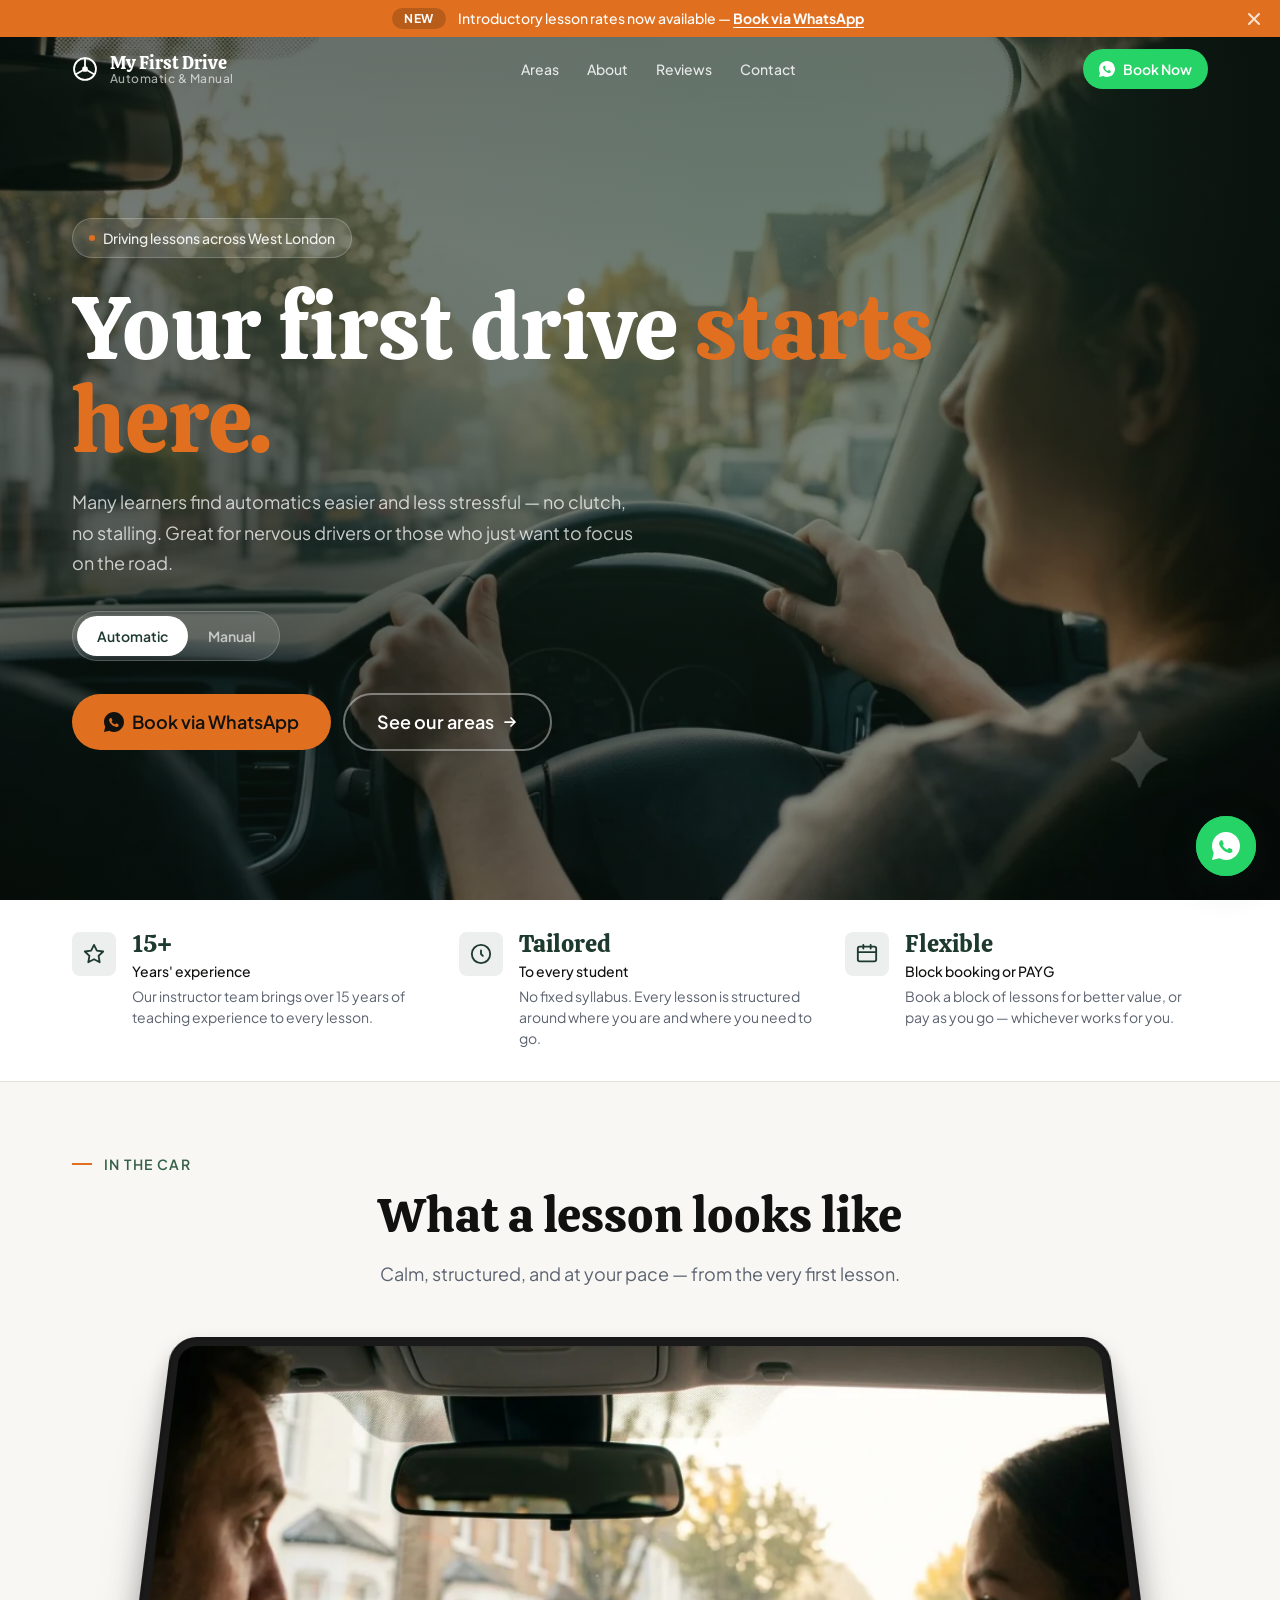
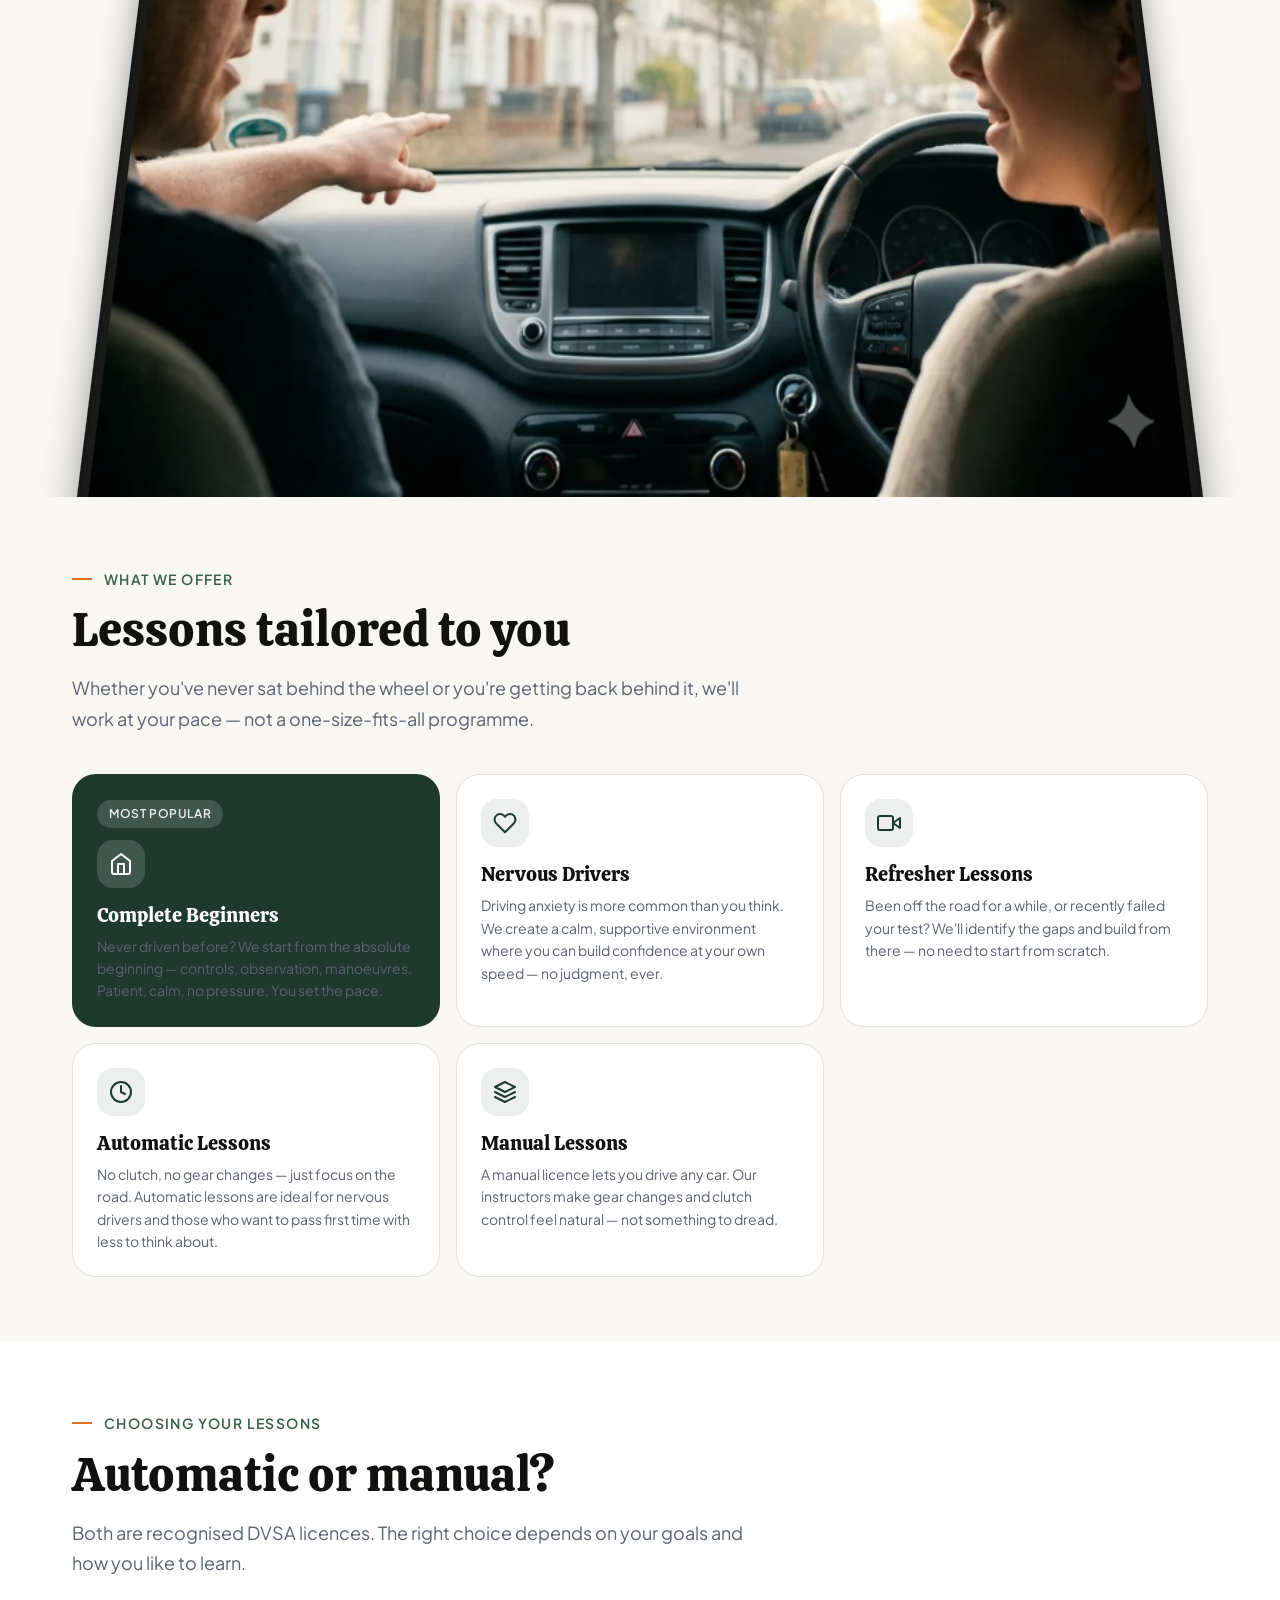
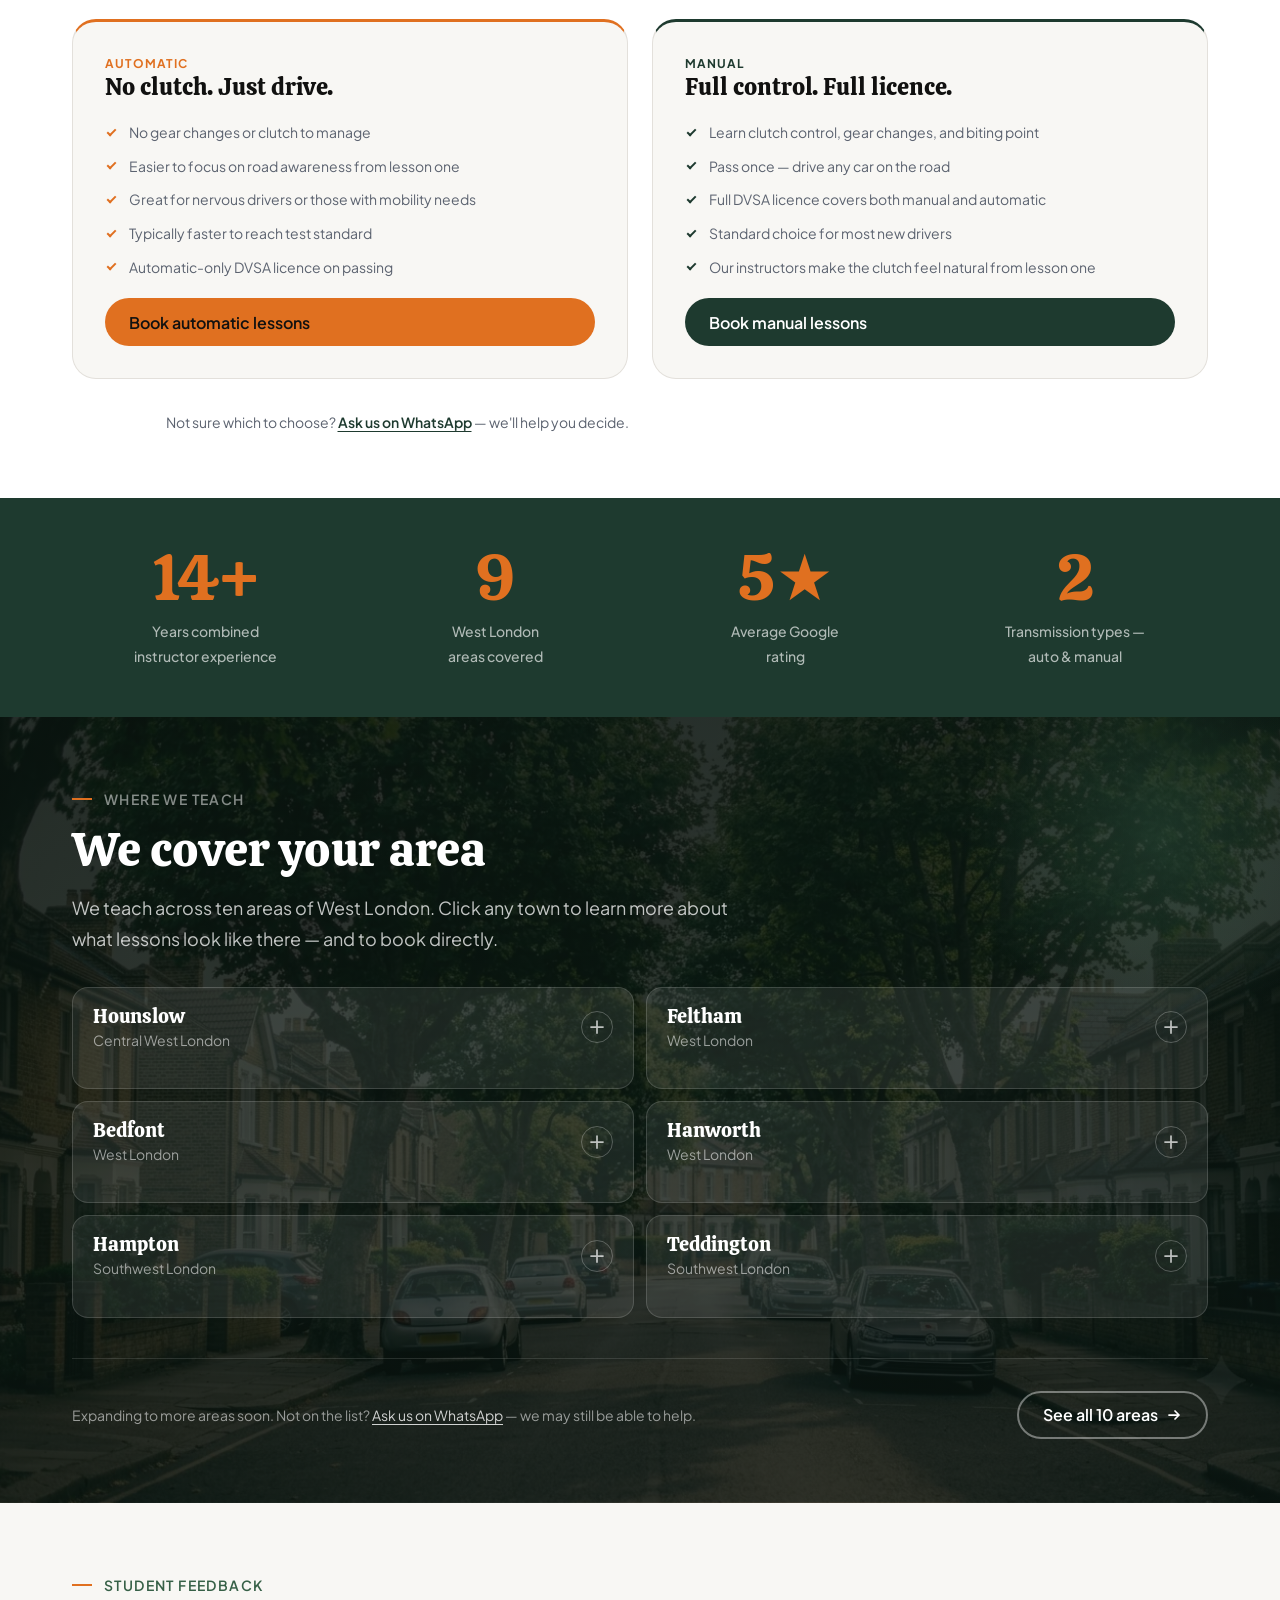
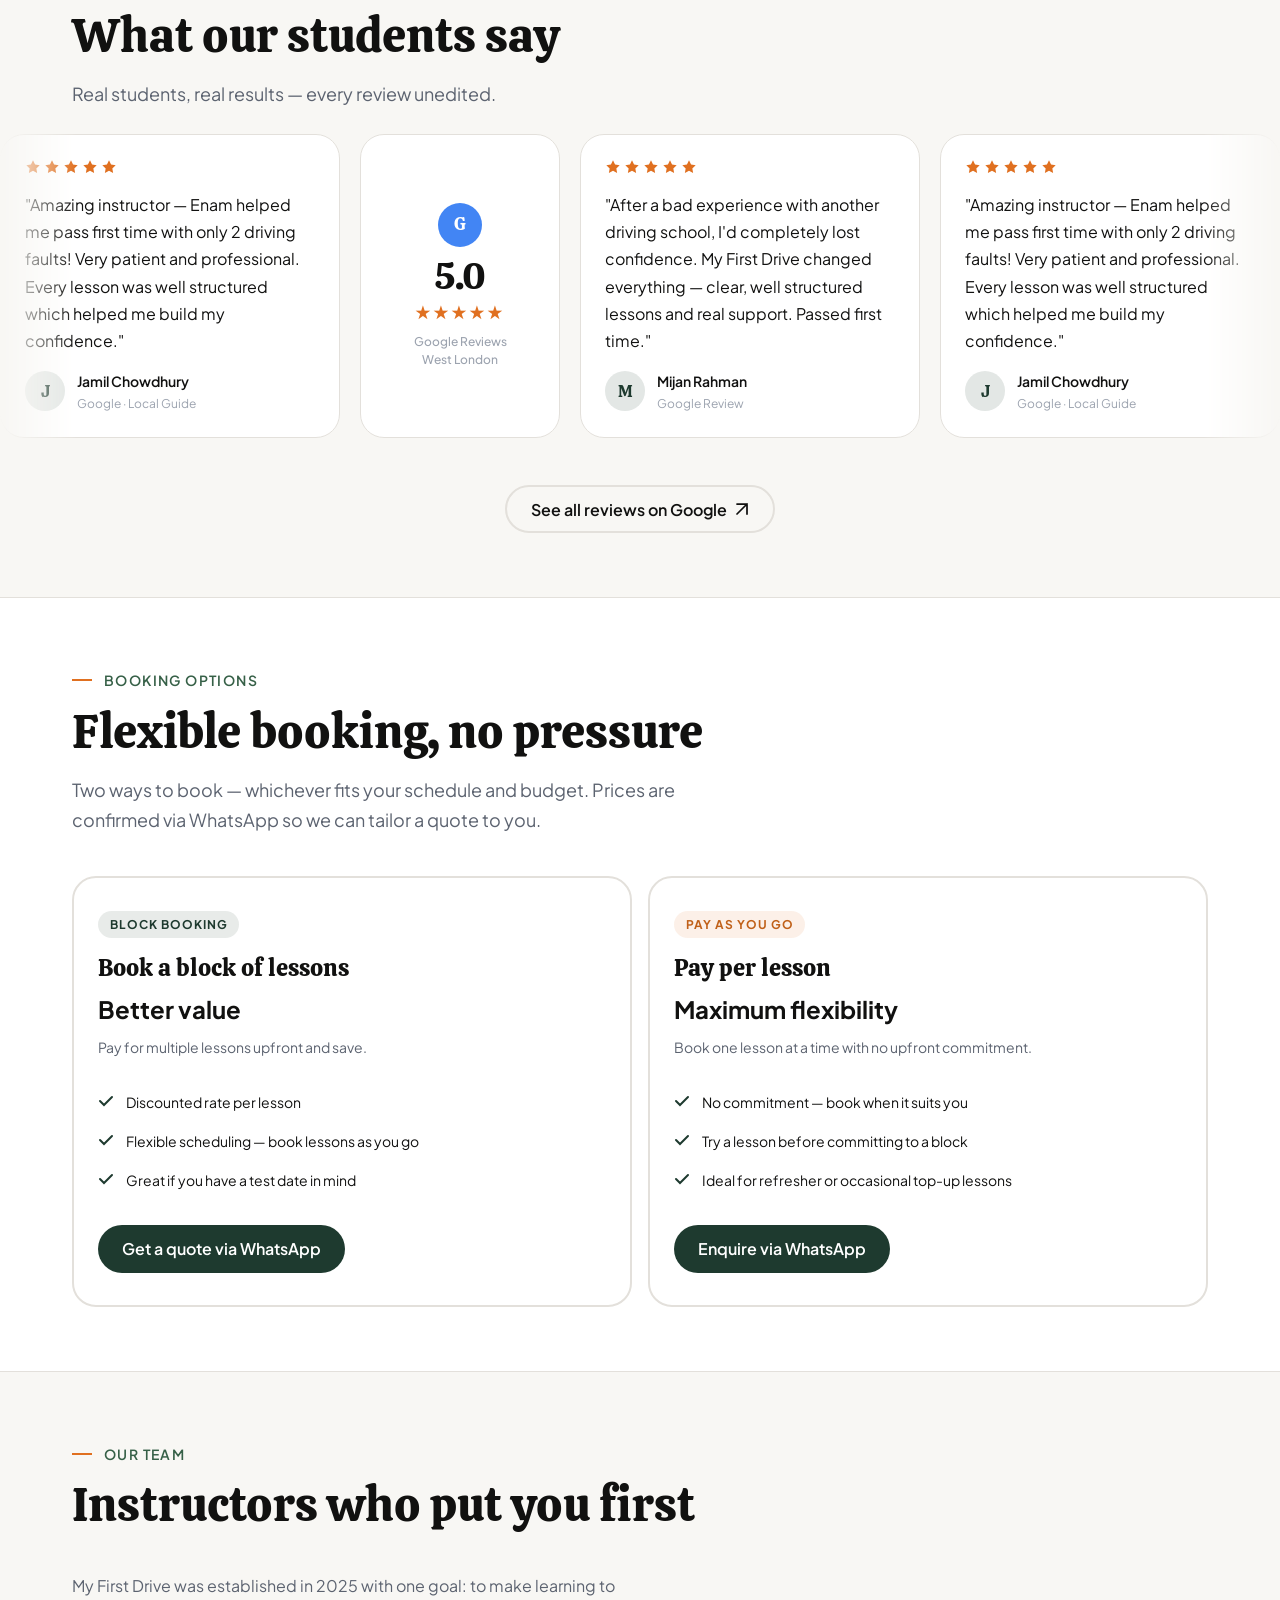
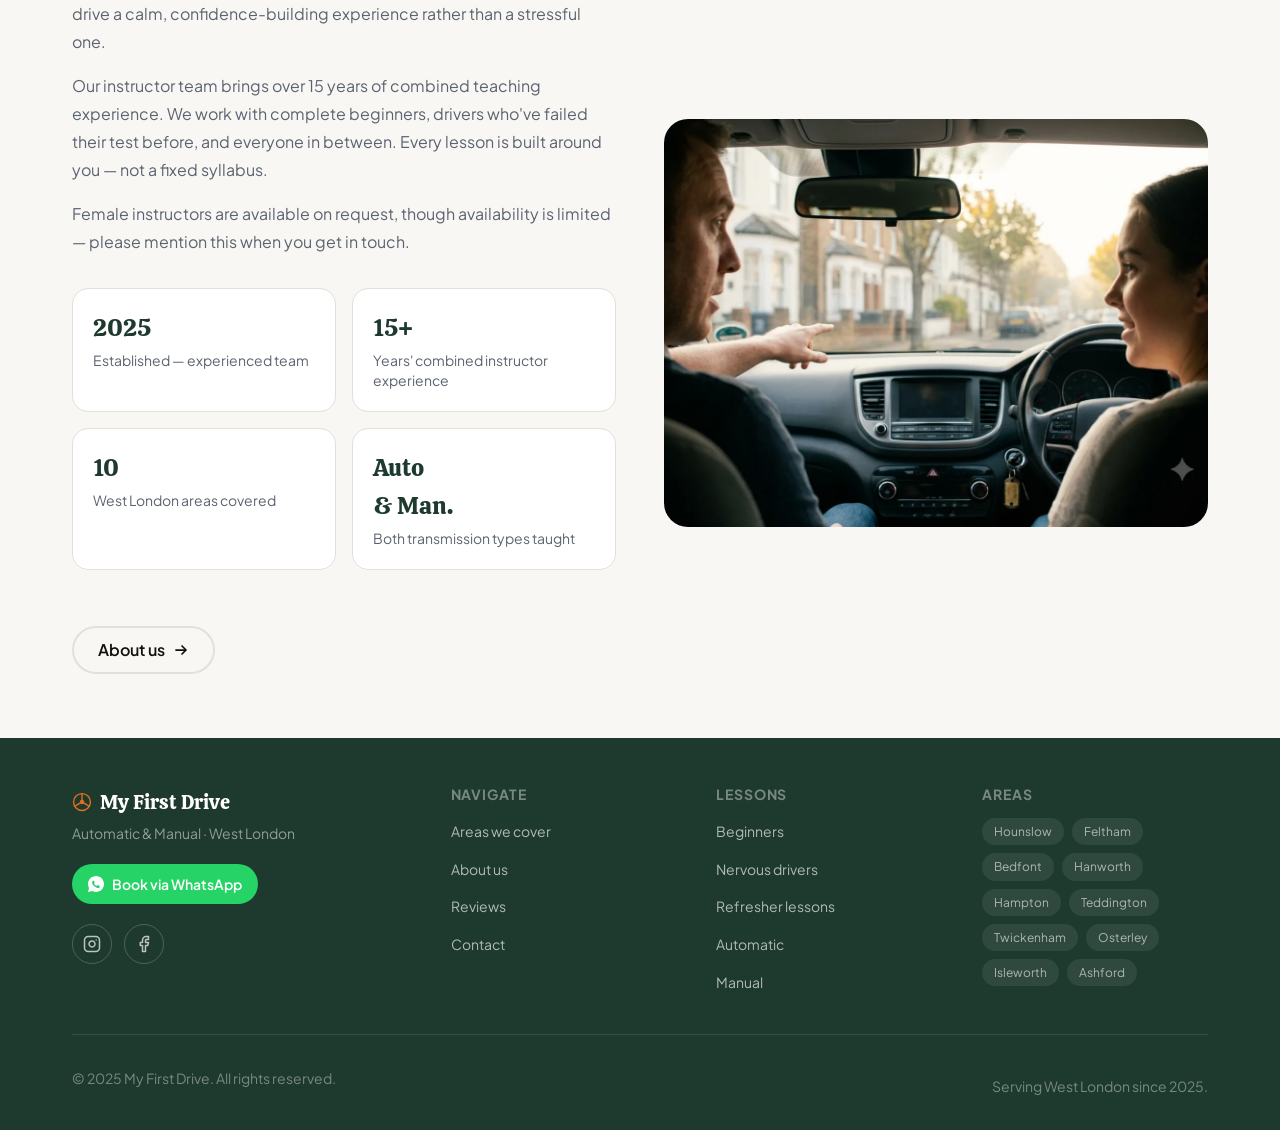
<file: index.html>
<!DOCTYPE html>
<html lang="en">
<head>
  <meta charset="UTF-8">
  <meta name="viewport" content="width=device-width, initial-scale=1.0">
  <link rel="icon" href="favicon.svg" type="image/svg+xml">
  <title>My First Drive — Driving Lessons in Hounslow, Feltham, Twickenham &amp; West London</title>
  <meta name="description" content="Friendly, patient driving instructors covering Hounslow, Feltham, Twickenham and 10 West London areas. Automatic and manual lessons. Block booking or Pay As You Go.">

  <!-- Open Graph -->
  <meta property="og:title" content="My First Drive — Driving Lessons in West London">
  <meta property="og:description" content="Patient, experienced instructors. Automatic and manual lessons across Hounslow, Feltham, Twickenham and more.">
  <meta property="og:type" content="website">
  <!-- TODO: Add og:image and og:url once domain is confirmed -->

  <!-- Canonical URL — TODO: update once domain is live -->
  <!-- <link rel="canonical" href="https://www.myfirstdrive.co.uk/"> -->

  <!-- Google Fonts -->
  <link rel="preconnect" href="https://fonts.googleapis.com">
  <link rel="preconnect" href="https://fonts.gstatic.com" crossorigin>
  <link href="https://fonts.googleapis.com/css2?family=Calistoga&family=Plus+Jakarta+Sans:wght@400;500;600;700&display=swap" rel="stylesheet">

  <link rel="stylesheet" href="css/style.css?v=3">

  <!-- Local Business structured data — TODO: fill in address/phone/URL once confirmed -->
  <script type="application/ld+json">
  {
    "@context": "https://schema.org",
    "@type": "DrivingSchool",
    "name": "My First Drive",
    "description": "Automatic and manual driving lessons covering Hounslow, Feltham, Twickenham and West London.",
    "areaServed": ["Hounslow","Feltham","Bedfont","Hanworth","Hampton","Teddington","Twickenham","Osterley","Isleworth","Ashford"],
    "url": "TODO_WEBSITE_URL",
    "telephone": "TODO_PHONE_NUMBER",
    "foundingDate": "2025"
  }
  </script>
</head>
<body>

  <!-- Skip to main content (accessibility) -->
  <a class="skip-link" href="#main-content">Skip to main content</a>

  <!-- Announcement bar -->
  <div class="announcement-bar" id="announcement-bar" role="note" aria-label="Site announcement">
    <div class="announcement-bar__inner">
      <span class="announcement-bar__badge">New</span>
      <p class="announcement-bar__text">
        Introductory lesson rates now available —
        <a href="#" class="announcement-bar__link" data-whatsapp>Book via WhatsApp</a>
      </p>
    </div>
    <button class="announcement-bar__close" id="bar-close" aria-label="Dismiss announcement">
      <svg width="12" height="12" viewBox="0 0 12 12" fill="none" stroke="currentColor" stroke-width="2" stroke-linecap="round" aria-hidden="true">
        <path d="M1 1l10 10M11 1L1 11"/>
      </svg>
    </button>
  </div>

  <!-- ============================================================
       NAVIGATION
  ============================================================= -->
  <header class="site-header site-header--transparent" role="banner">
    <div class="container">
      <div class="nav-inner">

        <a href="index.html" class="site-logo" aria-label="My First Drive — go to homepage">
<svg class="site-logo__mark" width="26" height="26" viewBox="0 0 32 32" fill="none" xmlns="http://www.w3.org/2000/svg" aria-hidden="true">
            <circle cx="16" cy="16" r="13.5" stroke="currentColor" stroke-width="2.2"/>
            <circle cx="16" cy="16" r="3.5" fill="currentColor"/>
            <line x1="16" y1="12.5" x2="16" y2="2.5" stroke="currentColor" stroke-width="2.2" stroke-linecap="round"/>
            <line x1="18.6" y1="17.5" x2="27.2" y2="22.5" stroke="currentColor" stroke-width="2.2" stroke-linecap="round"/>
            <line x1="13.4" y1="17.5" x2="4.8" y2="22.5" stroke="currentColor" stroke-width="2.2" stroke-linecap="round"/>
          </svg>
                    <span class="site-logo__name">My First Drive</span>
          <span class="site-logo__sub">Automatic &amp; Manual</span>
        </a>

        <nav class="site-nav" aria-label="Main navigation">
          <ul class="site-nav__list" role="list">
            <li><a href="areas.html" class="site-nav__link">Areas</a></li>
            <li><a href="about.html" class="site-nav__link">About</a></li>
            <li><a href="reviews.html" class="site-nav__link">Reviews</a></li>
            <li><a href="contact.html" class="site-nav__link">Contact</a></li>
          </ul>
        </nav>

        <a href="#" class="btn btn--whatsapp btn--sm nav-cta" data-whatsapp
           aria-label="Book a driving lesson via WhatsApp">
          <svg width="16" height="16" viewBox="0 0 20 20" fill="currentColor" aria-hidden="true">
            <path d="M10 0C4.477 0 0 4.477 0 10c0 1.76.46 3.41 1.26 4.845L0 20l5.305-1.235A9.953 9.953 0 0010 20c5.523 0 10-4.477 10-10S15.523 0 10 0zm4.88 13.786c-.207.583-1.21 1.114-1.658 1.183-.424.065-.96.092-1.548-.097-.357-.112-.815-.26-1.398-.51-2.458-1.06-4.063-3.485-4.185-3.647-.12-.163-.977-1.3-.977-2.48 0-1.18.62-1.76.838-2 .217-.237.473-.296.63-.296l.454.009c.145.005.34-.055.532.405.196.467.666 1.625.723 1.743.058.118.097.256.019.41-.077.153-.116.247-.232.38-.115.132-.241.295-.345.396-.115.11-.235.23-.1.45.134.22.596.982 1.28 1.59.88.784 1.622 1.027 1.851 1.14.228.115.36.097.493-.056.133-.153.57-.664.722-.893.152-.23.303-.19.51-.114.208.077 1.32.622 1.548.735.228.115.38.172.435.268.056.097.056.558-.15 1.14z"/>
          </svg>
          Book Now
        </a>

        <button class="nav-toggle" aria-label="Toggle navigation menu" aria-expanded="false" aria-controls="mobile-nav">
          <span class="nav-toggle__line" aria-hidden="true"></span>
          <span class="nav-toggle__line" aria-hidden="true"></span>
          <span class="nav-toggle__line" aria-hidden="true"></span>
        </button>

      </div>
    </div>
  </header>

  <!-- Mobile nav drawer -->
  <nav class="mobile-nav" id="mobile-nav" aria-label="Mobile navigation">
    <a href="areas.html" class="mobile-nav__link">Areas we cover</a>
    <a href="about.html" class="mobile-nav__link">About us</a>
    <a href="reviews.html" class="mobile-nav__link">Reviews</a>
    <a href="contact.html" class="mobile-nav__link">Contact</a>
    <div class="mobile-nav__cta">
      <a href="#" class="btn btn--whatsapp" data-whatsapp style="width:100%;justify-content:center;"
         aria-label="Book a lesson via WhatsApp">
        <svg width="18" height="18" viewBox="0 0 20 20" fill="currentColor" aria-hidden="true">
          <path d="M10 0C4.477 0 0 4.477 0 10c0 1.76.46 3.41 1.26 4.845L0 20l5.305-1.235A9.953 9.953 0 0010 20c5.523 0 10-4.477 10-10S15.523 0 10 0zm4.88 13.786c-.207.583-1.21 1.114-1.658 1.183-.424.065-.96.092-1.548-.097-.357-.112-.815-.26-1.398-.51-2.458-1.06-4.063-3.485-4.185-3.647-.12-.163-.977-1.3-.977-2.48 0-1.18.62-1.76.838-2 .217-.237.473-.296.63-.296l.454.009c.145.005.34-.055.532.405.196.467.666 1.625.723 1.743.058.118.097.256.019.41-.077.153-.116.247-.232.38-.115.132-.241.295-.345.396-.115.11-.235.23-.1.45.134.22.596.982 1.28 1.59.88.784 1.622 1.027 1.851 1.14.228.115.36.097.493-.056.133-.153.57-.664.722-.893.152-.23.303-.19.51-.114.208.077 1.32.622 1.548.735.228.115.38.172.435.268.056.097.056.558-.15 1.14z"/>
        </svg>
        Book via WhatsApp
      </a>
    </div>
  </nav>

  <main id="main-content">

    <!-- ============================================================
         HERO
    ============================================================= -->
    <section class="hero" aria-label="Welcome to My First Drive">
      <div class="hero__spotlight" aria-hidden="true"></div>
      <div class="container hero__inner">

        <div class="hero__tag" aria-hidden="true">
          <span class="hero__tag-dot"></span>
          Driving lessons across West London
        </div>

        <h1 class="hero__heading">
          Your first drive <em>starts here.</em>
        </h1>

        <p class="hero__sub" id="hero-sub">Many learners find automatics easier and less stressful — no clutch, no stalling. Great for nervous drivers or those who just want to focus on the road.</p>

        <!-- Auto / Manual toggle -->
        <div class="transmission-toggle" role="group" aria-label="Choose your transmission type">
          <input type="radio" name="transmission" id="t-automatic" value="automatic" checked>
          <label for="t-automatic">Automatic</label>
          <input type="radio" name="transmission" id="t-manual" value="manual">
          <label for="t-manual">Manual</label>
        </div>

        <div class="hero__cta-group">
          <a href="#" class="btn btn--accent btn--lg" data-whatsapp
             aria-label="Book a driving lesson via WhatsApp">
            <svg width="20" height="20" viewBox="0 0 20 20" fill="currentColor" aria-hidden="true">
              <path d="M10 0C4.477 0 0 4.477 0 10c0 1.76.46 3.41 1.26 4.845L0 20l5.305-1.235A9.953 9.953 0 0010 20c5.523 0 10-4.477 10-10S15.523 0 10 0zm4.88 13.786c-.207.583-1.21 1.114-1.658 1.183-.424.065-.96.092-1.548-.097-.357-.112-.815-.26-1.398-.51-2.458-1.06-4.063-3.485-4.185-3.647-.12-.163-.977-1.3-.977-2.48 0-1.18.62-1.76.838-2 .217-.237.473-.296.63-.296l.454.009c.145.005.34-.055.532.405.196.467.666 1.625.723 1.743.058.118.097.256.019.41-.077.153-.116.247-.232.38-.115.132-.241.295-.345.396-.115.11-.235.23-.1.45.134.22.596.982 1.28 1.59.88.784 1.622 1.027 1.851 1.14.228.115.36.097.493-.056.133-.153.57-.664.722-.893.152-.23.303-.19.51-.114.208.077 1.32.622 1.548.735.228.115.38.172.435.268.056.097.056.558-.15 1.14z"/>
            </svg>
            Book via WhatsApp
          </a>
          <a href="areas.html" class="btn btn--ghost-light btn--lg">
            See our areas
            <svg width="16" height="16" viewBox="0 0 16 16" fill="none" aria-hidden="true">
              <path d="M3 8h10M9 4l4 4-4 4" stroke="currentColor" stroke-width="1.75" stroke-linecap="round" stroke-linejoin="round"/>
            </svg>
          </a>
        </div>

      </div>
    </section>

    <!-- ============================================================
         TRUST STRIP
    ============================================================= -->
    <section class="trust-strip" aria-label="Why choose My First Drive">
      <div class="container">
        <ul class="trust-strip__grid reveal-group" role="list">

          <li class="trust-item">
            <div class="trust-item__icon" aria-hidden="true">
              <svg width="22" height="22" viewBox="0 0 24 24" fill="none" stroke="currentColor" stroke-width="2" stroke-linecap="round" stroke-linejoin="round">
                <path d="M12 2l3.09 6.26L22 9.27l-5 4.87 1.18 6.88L12 17.77l-6.18 3.25L7 14.14 2 9.27l6.91-1.01L12 2z"/>
              </svg>
            </div>
            <div>
              <div class="trust-item__stat">15+</div>
              <div class="trust-item__label">Years' experience</div>
              <div class="trust-item__desc">Our instructor team brings over 15 years of teaching experience to every lesson.</div>
            </div>
          </li>

          <li class="trust-item">
            <div class="trust-item__icon" aria-hidden="true">
              <svg width="22" height="22" viewBox="0 0 24 24" fill="none" stroke="currentColor" stroke-width="2" stroke-linecap="round" stroke-linejoin="round">
                <circle cx="12" cy="12" r="10"/>
                <path d="M12 8v4l2 2"/>
              </svg>
            </div>
            <div>
              <div class="trust-item__stat">Tailored</div>
              <div class="trust-item__label">To every student</div>
              <div class="trust-item__desc">No fixed syllabus. Every lesson is structured around where you are and where you need to go.</div>
            </div>
          </li>

          <li class="trust-item">
            <div class="trust-item__icon" aria-hidden="true">
              <svg width="22" height="22" viewBox="0 0 24 24" fill="none" stroke="currentColor" stroke-width="2" stroke-linecap="round" stroke-linejoin="round">
                <rect x="2" y="4" width="20" height="16" rx="2"/>
                <path d="M8 2v4M16 2v4M2 10h20"/>
              </svg>
            </div>
            <div>
              <div class="trust-item__stat">Flexible</div>
              <div class="trust-item__label">Block booking or PAYG</div>
              <div class="trust-item__desc">Book a block of lessons for better value, or pay as you go — whichever works for you.</div>
            </div>
          </li>

        </ul>
      </div>
    </section>

    <!-- ============================================================
         SCROLL CARD REVEAL
    ============================================================= -->
    <section class="scroll-card-section" aria-labelledby="lesson-preview-heading">
      <div class="container">
        <p class="section-label" aria-hidden="true">In the car</p>
        <h2 class="section-heading reveal" id="lesson-preview-heading">What a lesson looks like</h2>
        <p class="section-intro reveal">Calm, structured, and at your pace — from the very first lesson.</p>
      </div>
      <div class="scroll-card-stage" data-scroll-stage>
        <div class="scroll-card-frame" data-scroll-card>
          <div class="scroll-card-inner">
            <img
              src="images/instructor-student.webp"
              alt="Driving instructor guiding a student at the wheel on a West London residential street"
              width="1265"
              height="950"
              loading="lazy"
            >
          </div>
        </div>
      </div>
    </section>

    <!-- ============================================================
         SERVICES
    ============================================================= -->
    <section class="services section" aria-labelledby="services-heading">
      <div class="container">

        <p class="section-label" aria-hidden="true">What we offer</p>
        <h2 class="section-heading reveal" id="services-heading">Lessons tailored to you</h2>
        <p class="section-intro reveal">
          Whether you've never sat behind the wheel or you're getting back behind it, we'll work at your pace — not a one-size-fits-all programme.
        </p>

        <div class="services__grid reveal-group">

          <article class="service-card service-card--featured">
            <span class="card-tag">Most popular</span>
            <div class="service-card__icon" aria-hidden="true">
              <svg width="24" height="24" viewBox="0 0 24 24" fill="none" stroke="currentColor" stroke-width="2" stroke-linecap="round" stroke-linejoin="round">
                <path d="M3 9l9-7 9 7v11a2 2 0 01-2 2H5a2 2 0 01-2-2z"/><polyline points="9 22 9 12 15 12 15 22"/>
              </svg>
            </div>
            <h3>Complete Beginners</h3>
            <p>Never driven before? We start from the absolute beginning — controls, observation, manoeuvres. Patient, calm, no pressure. You set the pace.</p>
          </article>

          <article class="service-card">
            <div class="service-card__icon" aria-hidden="true">
              <svg width="24" height="24" viewBox="0 0 24 24" fill="none" stroke="currentColor" stroke-width="2" stroke-linecap="round" stroke-linejoin="round">
                <path d="M20.84 4.61a5.5 5.5 0 00-7.78 0L12 5.67l-1.06-1.06a5.5 5.5 0 00-7.78 7.78l1.06 1.06L12 21.23l7.78-7.78 1.06-1.06a5.5 5.5 0 000-7.78z"/>
              </svg>
            </div>
            <h3>Nervous Drivers</h3>
            <p>Driving anxiety is more common than you think. We create a calm, supportive environment where you can build confidence at your own speed — no judgment, ever.</p>
          </article>

          <article class="service-card">
            <div class="service-card__icon" aria-hidden="true">
              <svg width="24" height="24" viewBox="0 0 24 24" fill="none" stroke="currentColor" stroke-width="2" stroke-linecap="round" stroke-linejoin="round">
                <path d="M23 7l-7 5 7 5V7z"/><rect x="1" y="5" width="15" height="14" rx="2" ry="2"/>
              </svg>
            </div>
            <h3>Refresher Lessons</h3>
            <p>Been off the road for a while, or recently failed your test? We'll identify the gaps and build from there — no need to start from scratch.</p>
          </article>

          <article class="service-card">
            <div class="service-card__icon" aria-hidden="true">
              <svg width="24" height="24" viewBox="0 0 24 24" fill="none" stroke="currentColor" stroke-width="2" stroke-linecap="round" stroke-linejoin="round">
                <circle cx="12" cy="12" r="10"/><path d="M12 6v6l4 2"/>
              </svg>
            </div>
            <h3>Automatic Lessons</h3>
            <p>No clutch, no gear changes — just focus on the road. Automatic lessons are ideal for nervous drivers and those who want to pass first time with less to think about.</p>
          </article>

          <article class="service-card">
            <div class="service-card__icon" aria-hidden="true">
              <svg width="24" height="24" viewBox="0 0 24 24" fill="none" stroke="currentColor" stroke-width="2" stroke-linecap="round" stroke-linejoin="round">
                <path d="M12 2L2 7l10 5 10-5-10-5zM2 17l10 5 10-5M2 12l10 5 10-5"/>
              </svg>
            </div>
            <h3>Manual Lessons</h3>
            <p>A manual licence lets you drive any car. Our instructors make gear changes and clutch control feel natural — not something to dread.</p>
          </article>

        </div>

      </div>
    </section>

    <!-- ============================================================
         AUTO VS MANUAL COMPARISON
    ============================================================= -->
    <section class="comparison section" aria-labelledby="comparison-heading">
      <div class="container">

        <p class="section-label" aria-hidden="true">Choosing your lessons</p>
        <h2 class="section-heading reveal" id="comparison-heading">Automatic or manual?</h2>
        <p class="section-intro reveal">Both are recognised DVSA licences. The right choice depends on your goals and how you like to learn.</p>

        <div class="comparison__grid reveal-group">

          <article class="comparison-card comparison-card--auto">
            <div>
              <p class="comparison-card__eyebrow">Automatic</p>
              <h3 class="comparison-card__title">No clutch. Just drive.</h3>
            </div>
            <ul class="comparison-card__list" role="list">
              <li>No gear changes or clutch to manage</li>
              <li>Easier to focus on road awareness from lesson one</li>
              <li>Great for nervous drivers or those with mobility needs</li>
              <li>Typically faster to reach test standard</li>
              <li>Automatic-only DVSA licence on passing</li>
            </ul>
            <a href="#" class="btn btn--accent" data-whatsapp aria-label="Book automatic driving lessons via WhatsApp">
              Book automatic lessons
            </a>
          </article>

          <article class="comparison-card comparison-card--manual">
            <div>
              <p class="comparison-card__eyebrow">Manual</p>
              <h3 class="comparison-card__title">Full control. Full licence.</h3>
            </div>
            <ul class="comparison-card__list" role="list">
              <li>Learn clutch control, gear changes, and biting point</li>
              <li>Pass once — drive any car on the road</li>
              <li>Full DVSA licence covers both manual and automatic</li>
              <li>Standard choice for most new drivers</li>
              <li>Our instructors make the clutch feel natural from lesson one</li>
            </ul>
            <a href="#" class="btn btn--primary" data-whatsapp aria-label="Book manual driving lessons via WhatsApp">
              Book manual lessons
            </a>
          </article>

        </div>

        <p class="comparison__note reveal">Not sure which to choose? <a href="#" data-whatsapp>Ask us on WhatsApp</a> — we'll help you decide.</p>

      </div>
    </section>

    <!-- ============================================================
         STATS STRIP
    ============================================================= -->
    <section class="stats-strip" aria-label="My First Drive by the numbers">
      <div class="container">
        <ul class="stats-strip__list" role="list">

          <li class="stat-item" data-count="15" data-suffix="+" role="listitem">
            <span class="stat-item__number">15+</span>
            <span class="stat-item__label">Years combined<br>instructor experience</span>
          </li>

          <li class="stat-item" data-count="10" role="listitem">
            <span class="stat-item__number">10</span>
            <span class="stat-item__label">West London<br>areas covered</span>
          </li>

          <li class="stat-item" data-count="5" data-suffix="★" role="listitem">
            <span class="stat-item__number">5★</span>
            <span class="stat-item__label">Average Google<br>rating</span>
          </li>

          <li class="stat-item" data-count="2" role="listitem">
            <span class="stat-item__number">2</span>
            <span class="stat-item__label">Transmission types —<br>auto &amp; manual</span>
          </li>

        </ul>
      </div>
    </section>

    <!-- ============================================================
         COVERAGE AREAS (Signature Element)
    ============================================================= -->
    <section class="coverage section" aria-labelledby="coverage-heading">
      <div class="container">

        <p class="section-label" aria-hidden="true">Where we teach</p>
        <h2 class="section-heading reveal" id="coverage-heading">We cover your area</h2>
        <p class="section-intro reveal">
          We teach across ten areas of West London. Click any town to learn more about what lessons look like there — and to book directly.
        </p>

        <!-- JS renders cards here -->
        <div class="areas-grid areas-grid--home" role="list" aria-label="Coverage areas — select a town to expand details"></div>

        <div class="coverage__footer reveal">
          <p class="coverage__footer-note">
            Expanding to more areas soon. Not on the list? <a href="#" data-whatsapp style="color:rgba(255,255,255,0.8); text-decoration:underline; text-underline-offset:3px;">Ask us on WhatsApp</a> — we may still be able to help.
          </p>
          <a href="areas.html" class="btn btn--ghost-light">
            See all 10 areas
            <svg width="16" height="16" viewBox="0 0 16 16" fill="none" aria-hidden="true">
              <path d="M3 8h10M9 4l4 4-4 4" stroke="currentColor" stroke-width="1.75" stroke-linecap="round" stroke-linejoin="round"/>
            </svg>
          </a>
        </div>

      </div>
    </section>

    <!-- ============================================================
         REVIEWS
    ============================================================= -->
    <section class="reviews section" aria-labelledby="reviews-heading">
      <div class="container">
        <p class="section-label" aria-hidden="true">Student feedback</p>
        <h2 class="section-heading reveal" id="reviews-heading">What our students say</h2>
        <p class="section-intro reveal">Real students, real results — every review unedited.</p>
      </div>

      <!-- Marquee — intentionally outside .container for edge-to-edge -->
      <div class="reviews-marquee" role="region" aria-label="Scrolling student reviews, pause with mouse hover">
        <div class="reviews-marquee__track">

          <!-- Set 1 — real content, readable by screen readers -->
          <div class="reviews-marquee__set">

            <article class="review-card review-card--marquee">
              <div class="review-card__stars" aria-label="5 out of 5 stars">
                <svg viewBox="0 0 24 24" aria-hidden="true"><path d="M12 2l3.09 6.26L22 9.27l-5 4.87 1.18 6.88L12 17.77l-6.18 3.25L7 14.14 2 9.27l6.91-1.01L12 2z"/></svg>
                <svg viewBox="0 0 24 24" aria-hidden="true"><path d="M12 2l3.09 6.26L22 9.27l-5 4.87 1.18 6.88L12 17.77l-6.18 3.25L7 14.14 2 9.27l6.91-1.01L12 2z"/></svg>
                <svg viewBox="0 0 24 24" aria-hidden="true"><path d="M12 2l3.09 6.26L22 9.27l-5 4.87 1.18 6.88L12 17.77l-6.18 3.25L7 14.14 2 9.27l6.91-1.01L12 2z"/></svg>
                <svg viewBox="0 0 24 24" aria-hidden="true"><path d="M12 2l3.09 6.26L22 9.27l-5 4.87 1.18 6.88L12 17.77l-6.18 3.25L7 14.14 2 9.27l6.91-1.01L12 2z"/></svg>
                <svg viewBox="0 0 24 24" aria-hidden="true"><path d="M12 2l3.09 6.26L22 9.27l-5 4.87 1.18 6.88L12 17.77l-6.18 3.25L7 14.14 2 9.27l6.91-1.01L12 2z"/></svg>
              </div>
              <blockquote class="review-card__quote">
                "Amazing instructor — Enam helped me pass first time with only 2 driving faults! Very patient and professional. Every lesson was well structured which helped me build my confidence."
              </blockquote>
              <div class="review-card__author">
                <div class="review-card__avatar" aria-hidden="true">J</div>
                <div>
                  <div class="review-card__name">Jamil Chowdhury</div>
                  <div class="review-card__date">Google · Local Guide</div>
                </div>
              </div>
            </article>

            <div class="review-google-card" aria-label="5.0 out of 5 on Google Reviews">
              <div class="review-google-card__icon" aria-hidden="true">G</div>
              <div class="review-google-card__score">5.0</div>
              <div class="review-google-card__stars" aria-hidden="true">★★★★★</div>
              <div class="review-google-card__src">Google Reviews<br>West London</div>
            </div>

            <article class="review-card review-card--marquee">
              <div class="review-card__stars" aria-label="5 out of 5 stars">
                <svg viewBox="0 0 24 24" aria-hidden="true"><path d="M12 2l3.09 6.26L22 9.27l-5 4.87 1.18 6.88L12 17.77l-6.18 3.25L7 14.14 2 9.27l6.91-1.01L12 2z"/></svg>
                <svg viewBox="0 0 24 24" aria-hidden="true"><path d="M12 2l3.09 6.26L22 9.27l-5 4.87 1.18 6.88L12 17.77l-6.18 3.25L7 14.14 2 9.27l6.91-1.01L12 2z"/></svg>
                <svg viewBox="0 0 24 24" aria-hidden="true"><path d="M12 2l3.09 6.26L22 9.27l-5 4.87 1.18 6.88L12 17.77l-6.18 3.25L7 14.14 2 9.27l6.91-1.01L12 2z"/></svg>
                <svg viewBox="0 0 24 24" aria-hidden="true"><path d="M12 2l3.09 6.26L22 9.27l-5 4.87 1.18 6.88L12 17.77l-6.18 3.25L7 14.14 2 9.27l6.91-1.01L12 2z"/></svg>
                <svg viewBox="0 0 24 24" aria-hidden="true"><path d="M12 2l3.09 6.26L22 9.27l-5 4.87 1.18 6.88L12 17.77l-6.18 3.25L7 14.14 2 9.27l6.91-1.01L12 2z"/></svg>
              </div>
              <blockquote class="review-card__quote">
                "After a bad experience with another driving school, I'd completely lost confidence. My First Drive changed everything — clear, well structured lessons and real support. Passed first time."
              </blockquote>
              <div class="review-card__author">
                <div class="review-card__avatar" aria-hidden="true">M</div>
                <div>
                  <div class="review-card__name">Mijan Rahman</div>
                  <div class="review-card__date">Google Review</div>
                </div>
              </div>
            </article>

          </div>

          <!-- Set 2 — aria-hidden duplicates for seamless loop -->
          <div class="reviews-marquee__set" aria-hidden="true">

            <article class="review-card review-card--marquee">
              <div class="review-card__stars">
                <svg viewBox="0 0 24 24"><path d="M12 2l3.09 6.26L22 9.27l-5 4.87 1.18 6.88L12 17.77l-6.18 3.25L7 14.14 2 9.27l6.91-1.01L12 2z"/></svg>
                <svg viewBox="0 0 24 24"><path d="M12 2l3.09 6.26L22 9.27l-5 4.87 1.18 6.88L12 17.77l-6.18 3.25L7 14.14 2 9.27l6.91-1.01L12 2z"/></svg>
                <svg viewBox="0 0 24 24"><path d="M12 2l3.09 6.26L22 9.27l-5 4.87 1.18 6.88L12 17.77l-6.18 3.25L7 14.14 2 9.27l6.91-1.01L12 2z"/></svg>
                <svg viewBox="0 0 24 24"><path d="M12 2l3.09 6.26L22 9.27l-5 4.87 1.18 6.88L12 17.77l-6.18 3.25L7 14.14 2 9.27l6.91-1.01L12 2z"/></svg>
                <svg viewBox="0 0 24 24"><path d="M12 2l3.09 6.26L22 9.27l-5 4.87 1.18 6.88L12 17.77l-6.18 3.25L7 14.14 2 9.27l6.91-1.01L12 2z"/></svg>
              </div>
              <blockquote class="review-card__quote">
                "Amazing instructor — Enam helped me pass first time with only 2 driving faults! Very patient and professional. Every lesson was well structured which helped me build my confidence."
              </blockquote>
              <div class="review-card__author">
                <div class="review-card__avatar">J</div>
                <div>
                  <div class="review-card__name">Jamil Chowdhury</div>
                  <div class="review-card__date">Google · Local Guide</div>
                </div>
              </div>
            </article>

            <div class="review-google-card">
              <div class="review-google-card__icon">G</div>
              <div class="review-google-card__score">5.0</div>
              <div class="review-google-card__stars">★★★★★</div>
              <div class="review-google-card__src">Google Reviews<br>West London</div>
            </div>

            <article class="review-card review-card--marquee">
              <div class="review-card__stars">
                <svg viewBox="0 0 24 24"><path d="M12 2l3.09 6.26L22 9.27l-5 4.87 1.18 6.88L12 17.77l-6.18 3.25L7 14.14 2 9.27l6.91-1.01L12 2z"/></svg>
                <svg viewBox="0 0 24 24"><path d="M12 2l3.09 6.26L22 9.27l-5 4.87 1.18 6.88L12 17.77l-6.18 3.25L7 14.14 2 9.27l6.91-1.01L12 2z"/></svg>
                <svg viewBox="0 0 24 24"><path d="M12 2l3.09 6.26L22 9.27l-5 4.87 1.18 6.88L12 17.77l-6.18 3.25L7 14.14 2 9.27l6.91-1.01L12 2z"/></svg>
                <svg viewBox="0 0 24 24"><path d="M12 2l3.09 6.26L22 9.27l-5 4.87 1.18 6.88L12 17.77l-6.18 3.25L7 14.14 2 9.27l6.91-1.01L12 2z"/></svg>
                <svg viewBox="0 0 24 24"><path d="M12 2l3.09 6.26L22 9.27l-5 4.87 1.18 6.88L12 17.77l-6.18 3.25L7 14.14 2 9.27l6.91-1.01L12 2z"/></svg>
              </div>
              <blockquote class="review-card__quote">
                "After a bad experience with another driving school, I'd completely lost confidence. My First Drive changed everything — clear, well structured lessons and real support. Passed first time."
              </blockquote>
              <div class="review-card__author">
                <div class="review-card__avatar">M</div>
                <div>
                  <div class="review-card__name">Mijan Rahman</div>
                  <div class="review-card__date">Google Review</div>
                </div>
              </div>
            </article>

          </div>

        </div>
      </div>

      <div class="container">
        <div class="reviews__footer reveal">
          <!-- TODO: Replace # with actual Google Business Profile reviews link once confirmed -->
          <a href="#" class="btn btn--ghost" target="_blank" rel="noopener noreferrer"
             aria-label="Read all reviews on Google (opens in new tab)">
            See all reviews on Google
            <svg width="14" height="14" viewBox="0 0 14 14" fill="none" aria-hidden="true">
              <path d="M2 2h10v10M12 2L2 12" stroke="currentColor" stroke-width="1.75" stroke-linecap="round"/>
            </svg>
          </a>
        </div>
      </div>

    </section>

    <!-- ============================================================
         BOOKING
    ============================================================= -->
    <section class="booking section" aria-labelledby="booking-heading">
      <div class="container">

        <p class="section-label" aria-hidden="true">Booking options</p>
        <h2 class="section-heading reveal" id="booking-heading">Flexible booking, no pressure</h2>
        <p class="section-intro reveal">
          Two ways to book — whichever fits your schedule and budget. Prices are confirmed via WhatsApp so we can tailor a quote to you.
        </p>

        <div class="booking__grid reveal-group">

          <article class="booking-card">
            <span class="booking-card__label">Block booking</span>
            <h3>Book a block of lessons</h3>
            <div class="booking-card__price">Better value</div>
            <p class="booking-card__note">
              Pay for multiple lessons upfront and save.
              <!-- TODO: Add actual price once confirmed by client, e.g. "From £X per hour when you book 10 lessons" -->
            </p>
            <ul class="booking-card__features" role="list">
              <li class="booking-card__feature">
                <span class="booking-card__feature-icon" aria-hidden="true">
                  <svg width="16" height="16" viewBox="0 0 16 16" fill="none" stroke="currentColor" stroke-width="2" stroke-linecap="round">
                    <path d="M2 8l4 4 8-8"/>
                  </svg>
                </span>
                Discounted rate per lesson
              </li>
              <li class="booking-card__feature">
                <span class="booking-card__feature-icon" aria-hidden="true">
                  <svg width="16" height="16" viewBox="0 0 16 16" fill="none" stroke="currentColor" stroke-width="2" stroke-linecap="round">
                    <path d="M2 8l4 4 8-8"/>
                  </svg>
                </span>
                Flexible scheduling — book lessons as you go
              </li>
              <li class="booking-card__feature">
                <span class="booking-card__feature-icon" aria-hidden="true">
                  <svg width="16" height="16" viewBox="0 0 16 16" fill="none" stroke="currentColor" stroke-width="2" stroke-linecap="round">
                    <path d="M2 8l4 4 8-8"/>
                  </svg>
                </span>
                Great if you have a test date in mind
              </li>
            </ul>
            <a href="#" class="btn btn--primary" data-whatsapp aria-label="Get a block booking quote via WhatsApp">
              Get a quote via WhatsApp
            </a>
          </article>

          <article class="booking-card">
            <span class="booking-card__label">Pay as you go</span>
            <h3>Pay per lesson</h3>
            <div class="booking-card__price">Maximum flexibility</div>
            <p class="booking-card__note">
              Book one lesson at a time with no upfront commitment.
              <!-- TODO: Add actual price once confirmed by client, e.g. "£X per hour" -->
            </p>
            <ul class="booking-card__features" role="list">
              <li class="booking-card__feature">
                <span class="booking-card__feature-icon" aria-hidden="true">
                  <svg width="16" height="16" viewBox="0 0 16 16" fill="none" stroke="currentColor" stroke-width="2" stroke-linecap="round">
                    <path d="M2 8l4 4 8-8"/>
                  </svg>
                </span>
                No commitment — book when it suits you
              </li>
              <li class="booking-card__feature">
                <span class="booking-card__feature-icon" aria-hidden="true">
                  <svg width="16" height="16" viewBox="0 0 16 16" fill="none" stroke="currentColor" stroke-width="2" stroke-linecap="round">
                    <path d="M2 8l4 4 8-8"/>
                  </svg>
                </span>
                Try a lesson before committing to a block
              </li>
              <li class="booking-card__feature">
                <span class="booking-card__feature-icon" aria-hidden="true">
                  <svg width="16" height="16" viewBox="0 0 16 16" fill="none" stroke="currentColor" stroke-width="2" stroke-linecap="round">
                    <path d="M2 8l4 4 8-8"/>
                  </svg>
                </span>
                Ideal for refresher or occasional top-up lessons
              </li>
            </ul>
            <a href="#" class="btn btn--primary" data-whatsapp aria-label="Enquire about pay as you go lessons via WhatsApp">
              Enquire via WhatsApp
            </a>
          </article>

        </div>

      </div>
    </section>

    <!-- ============================================================
         ABOUT TEASER
    ============================================================= -->
    <section class="about-teaser section" aria-labelledby="about-heading">
      <div class="container">

        <p class="section-label" aria-hidden="true">Our team</p>
        <h2 class="section-heading reveal" id="about-heading">Instructors who put you first</h2>

        <div class="about-teaser__grid">

          <div class="about-teaser__content reveal">
            <p>
              My First Drive was established in 2025 with one goal: to make learning to drive a calm, confidence-building experience rather than a stressful one.
            </p>
            <p>
              Our instructor team brings over 15 years of combined teaching experience. We work with complete beginners, drivers who've failed their test before, and everyone in between. Every lesson is built around you — not a fixed syllabus.
            </p>
            <p>
              Female instructors are available on request, though availability is limited — please mention this when you get in touch.
            </p>
            <div class="instructor-highlights reveal-group">
              <div class="instructor-highlight">
                <div class="instructor-highlight__value">2025</div>
                <div class="instructor-highlight__label">Established — experienced team</div>
              </div>
              <div class="instructor-highlight">
                <div class="instructor-highlight__value">15+</div>
                <div class="instructor-highlight__label">Years' combined instructor experience</div>
              </div>
              <div class="instructor-highlight">
                <div class="instructor-highlight__value">10</div>
                <div class="instructor-highlight__label">West London areas covered</div>
              </div>
              <div class="instructor-highlight">
                <div class="instructor-highlight__value">Auto<br>&amp; Man.</div>
                <div class="instructor-highlight__label">Both transmission types taught</div>
              </div>
            </div>
            <a href="about.html" class="btn btn--ghost mt-8" style="align-self:flex-start; display:inline-flex;">
              About us
              <svg width="16" height="16" viewBox="0 0 16 16" fill="none" aria-hidden="true">
                <path d="M3 8h10M9 4l4 4-4 4" stroke="currentColor" stroke-width="1.75" stroke-linecap="round" stroke-linejoin="round"/>
              </svg>
            </a>
          </div>

          <figure class="about-teaser__photo reveal" aria-label="Driving instructor and student during a lesson in West London">
            <img
              src="images/instructor-student.webp"
              alt="Driving instructor pointing ahead while student at the wheel listens — a lesson on a quiet West London residential street"
              width="1265"
              height="950"
              loading="lazy"
            >
          </figure>

        </div>

      </div>
    </section>

  </main>

  <!-- ============================================================
       FOOTER
  ============================================================= -->
  <footer class="site-footer" role="contentinfo">
    <div class="container">
      <div class="footer-grid">

        <div class="footer-brand">
          <a href="index.html" class="footer-logo" aria-label="My First Drive — homepage"><svg class="footer-logo__mark" width="20" height="20" viewBox="0 0 32 32" fill="none" xmlns="http://www.w3.org/2000/svg" aria-hidden="true"><circle cx="16" cy="16" r="13.5" stroke="currentColor" stroke-width="2.2"/><circle cx="16" cy="16" r="3.5" fill="currentColor"/><line x1="16" y1="12.5" x2="16" y2="2.5" stroke="currentColor" stroke-width="2.2" stroke-linecap="round"/><line x1="18.6" y1="17.5" x2="27.2" y2="22.5" stroke="currentColor" stroke-width="2.2" stroke-linecap="round"/><line x1="13.4" y1="17.5" x2="4.8" y2="22.5" stroke="currentColor" stroke-width="2.2" stroke-linecap="round"/></svg>My First Drive</a>
          <p class="footer-tagline">Automatic &amp; Manual · West London</p>
          <a href="#" class="btn btn--whatsapp btn--sm" data-whatsapp
             aria-label="Book a driving lesson via WhatsApp"
             style="margin-bottom: 1.25rem;">
            <svg width="16" height="16" viewBox="0 0 20 20" fill="currentColor" aria-hidden="true">
              <path d="M10 0C4.477 0 0 4.477 0 10c0 1.76.46 3.41 1.26 4.845L0 20l5.305-1.235A9.953 9.953 0 0010 20c5.523 0 10-4.477 10-10S15.523 0 10 0zm4.88 13.786c-.207.583-1.21 1.114-1.658 1.183-.424.065-.96.092-1.548-.097-.357-.112-.815-.26-1.398-.51-2.458-1.06-4.063-3.485-4.185-3.647-.12-.163-.977-1.3-.977-2.48 0-1.18.62-1.76.838-2 .217-.237.473-.296.63-.296l.454.009c.145.005.34-.055.532.405.196.467.666 1.625.723 1.743.058.118.097.256.019.41-.077.153-.116.247-.232.38-.115.132-.241.295-.345.396-.115.11-.235.23-.1.45.134.22.596.982 1.28 1.59.88.784 1.622 1.027 1.851 1.14.228.115.36.097.493-.056.133-.153.57-.664.722-.893.152-.23.303-.19.51-.114.208.077 1.32.622 1.548.735.228.115.38.172.435.268.056.097.056.558-.15 1.14z"/>
            </svg>
            Book via WhatsApp
          </a>
          <!-- Social links — TODO: replace # with actual Instagram/Facebook URLs -->
          <div class="footer-social" role="list" aria-label="Social media">
            <a href="#" class="footer-social__link" role="listitem" target="_blank" rel="noopener noreferrer"
               aria-label="My First Drive on Instagram (coming soon)">
              <svg width="18" height="18" viewBox="0 0 24 24" fill="none" stroke="currentColor" stroke-width="2" stroke-linecap="round" stroke-linejoin="round" aria-hidden="true">
                <rect x="2" y="2" width="20" height="20" rx="5" ry="5"/><path d="M16 11.37A4 4 0 1112.63 8 4 4 0 0116 11.37z"/><line x1="17.5" y1="6.5" x2="17.51" y2="6.5"/>
              </svg>
            </a>
            <a href="#" class="footer-social__link" role="listitem" target="_blank" rel="noopener noreferrer"
               aria-label="My First Drive on Facebook (coming soon)">
              <svg width="18" height="18" viewBox="0 0 24 24" fill="none" stroke="currentColor" stroke-width="2" stroke-linecap="round" stroke-linejoin="round" aria-hidden="true">
                <path d="M18 2h-3a5 5 0 00-5 5v3H7v4h3v8h4v-8h3l1-4h-4V7a1 1 0 011-1h3z"/>
              </svg>
            </a>
          </div>
        </div>

        <div class="footer-col">
          <h4>Navigate</h4>
          <ul class="footer-links" role="list">
            <li><a href="areas.html">Areas we cover</a></li>
            <li><a href="about.html">About us</a></li>
            <li><a href="reviews.html">Reviews</a></li>
            <li><a href="contact.html">Contact</a></li>
          </ul>
        </div>

        <div class="footer-col">
          <h4>Lessons</h4>
          <ul class="footer-links" role="list">
            <li><a href="index.html#services-heading">Beginners</a></li>
            <li><a href="index.html#services-heading">Nervous drivers</a></li>
            <li><a href="index.html#services-heading">Refresher lessons</a></li>
            <li><a href="index.html#services-heading">Automatic</a></li>
            <li><a href="index.html#services-heading">Manual</a></li>
          </ul>
        </div>

        <div class="footer-col">
          <h4>Areas</h4>
          <div class="footer-areas" role="list" aria-label="Areas we cover">
            <a href="areas.html#hounslow" class="footer-area-tag" role="listitem">Hounslow</a>
            <a href="areas.html#feltham" class="footer-area-tag" role="listitem">Feltham</a>
            <a href="areas.html#bedfont" class="footer-area-tag" role="listitem">Bedfont</a>
            <a href="areas.html#hanworth" class="footer-area-tag" role="listitem">Hanworth</a>
            <a href="areas.html#hampton" class="footer-area-tag" role="listitem">Hampton</a>
            <a href="areas.html#teddington" class="footer-area-tag" role="listitem">Teddington</a>
            <a href="areas.html#twickenham" class="footer-area-tag" role="listitem">Twickenham</a>
            <a href="areas.html#osterley" class="footer-area-tag" role="listitem">Osterley</a>
            <a href="areas.html#isleworth" class="footer-area-tag" role="listitem">Isleworth</a>
            <a href="areas.html#ashford" class="footer-area-tag" role="listitem">Ashford</a>
          </div>
        </div>

      </div>

      <div class="footer-bottom">
        <p>&copy; 2025 My First Drive. All rights reserved.</p>
        <p>Serving West London since 2025.</p>
      </div>
    </div>
  </footer>

  <!-- WhatsApp Floating Action Button -->
  <div class="whatsapp-fab" role="complementary" aria-label="Quick WhatsApp booking">
    <span class="whatsapp-fab__tooltip" aria-hidden="true">Book a lesson</span>
    <a href="#" class="whatsapp-fab__btn" data-whatsapp
       target="_blank" rel="noopener noreferrer"
       aria-label="Book a driving lesson via WhatsApp — opens WhatsApp">
      <svg width="28" height="28" viewBox="0 0 20 20" fill="currentColor" aria-hidden="true">
        <path d="M10 0C4.477 0 0 4.477 0 10c0 1.76.46 3.41 1.26 4.845L0 20l5.305-1.235A9.953 9.953 0 0010 20c5.523 0 10-4.477 10-10S15.523 0 10 0zm4.88 13.786c-.207.583-1.21 1.114-1.658 1.183-.424.065-.96.092-1.548-.097-.357-.112-.815-.26-1.398-.51-2.458-1.06-4.063-3.485-4.185-3.647-.12-.163-.977-1.3-.977-2.48 0-1.18.62-1.76.838-2 .217-.237.473-.296.63-.296l.454.009c.145.005.34-.055.532.405.196.467.666 1.625.723 1.743.058.118.097.256.019.41-.077.153-.116.247-.232.38-.115.132-.241.295-.345.396-.115.11-.235.23-.1.45.134.22.596.982 1.28 1.59.88.784 1.622 1.027 1.851 1.14.228.115.36.097.493-.056.133-.153.57-.664.722-.893.152-.23.303-.19.51-.114.208.077 1.32.622 1.548.735.228.115.38.172.435.268.056.097.056.558-.15 1.14z"/>
      </svg>
    </a>
  </div>

  <script src="js/main.js" defer></script>
</body>
</html>
</file>
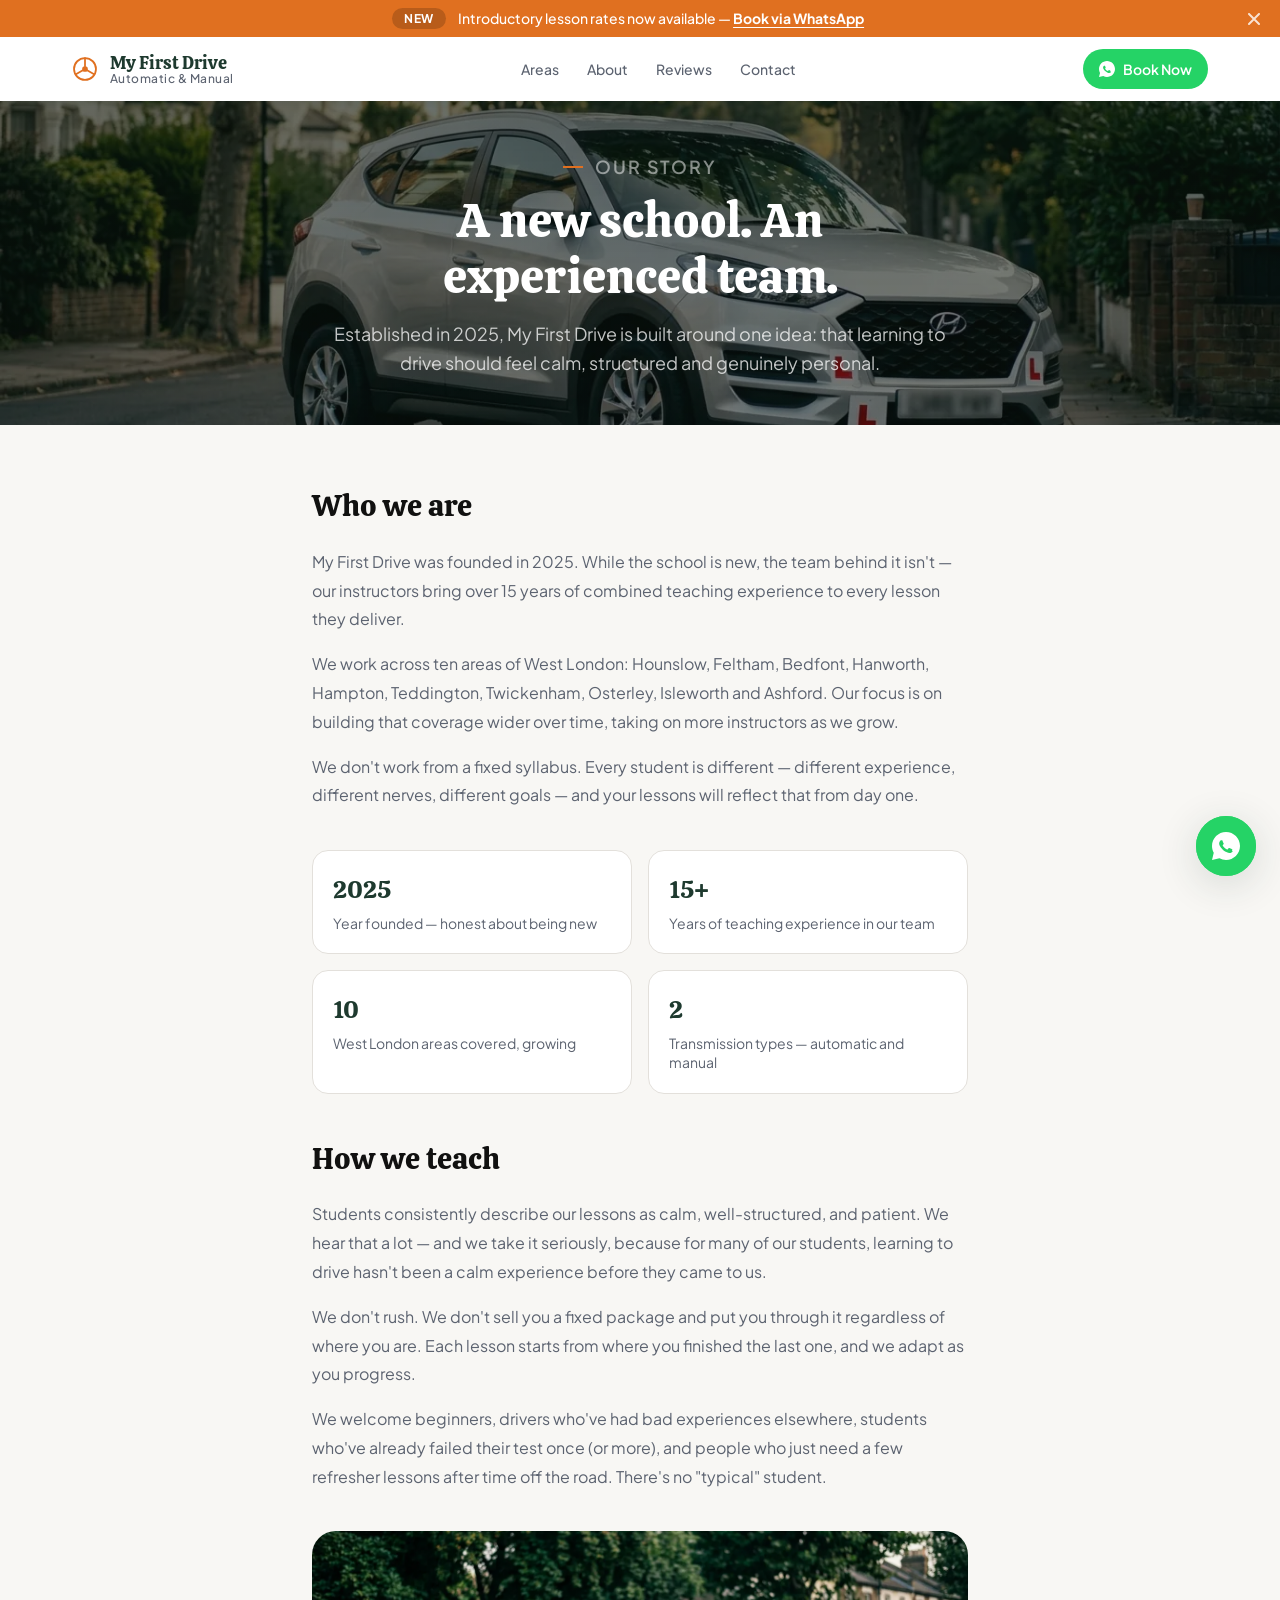
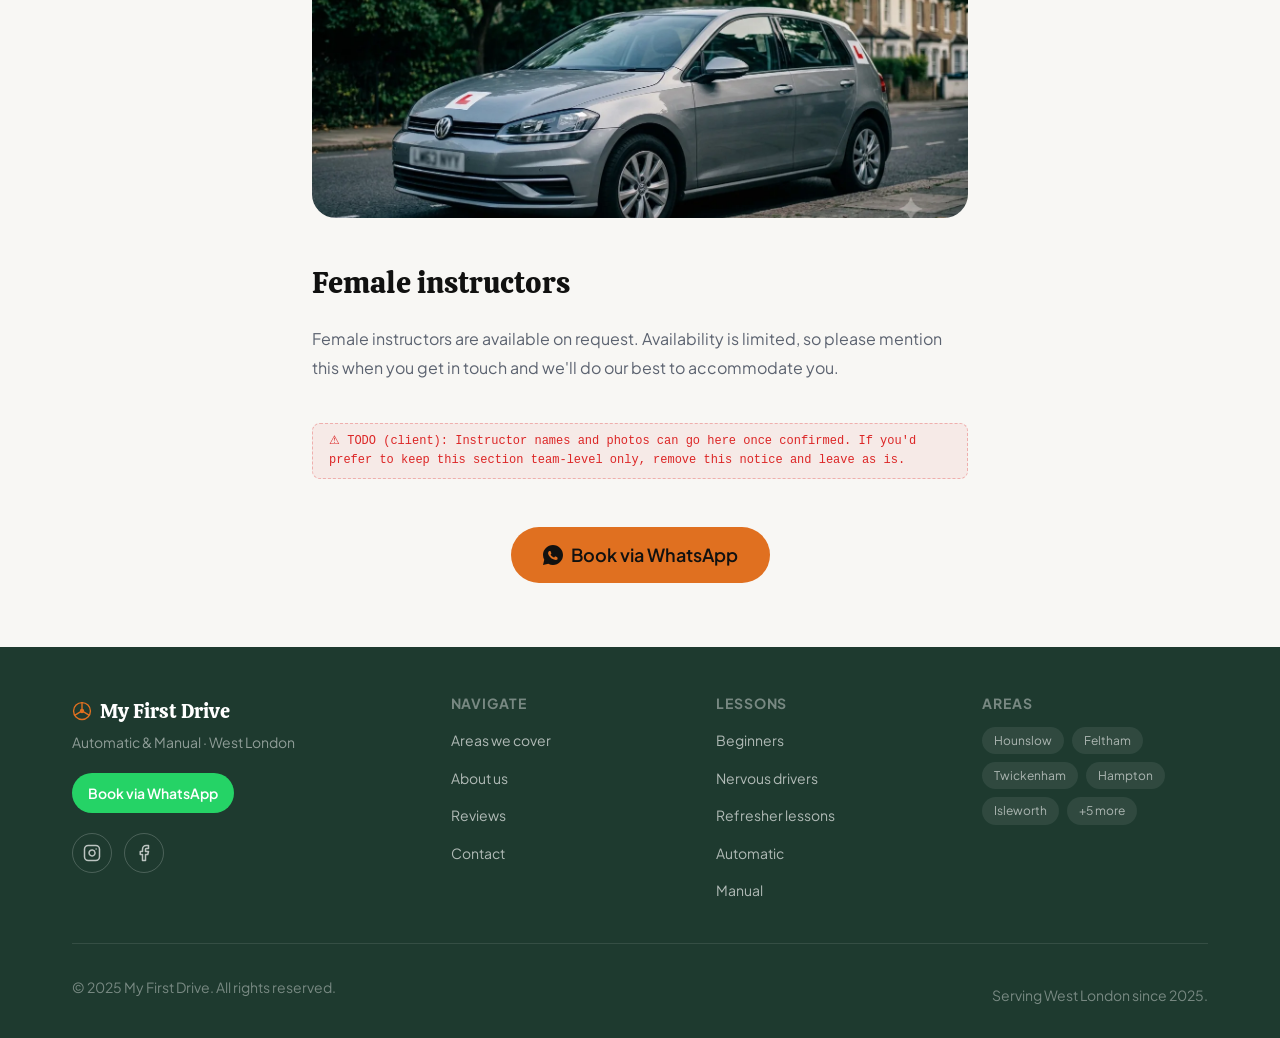
<file: about.html>
<!DOCTYPE html>
<html lang="en">
<head>
  <meta charset="UTF-8">
  <meta name="viewport" content="width=device-width, initial-scale=1.0">
  <link rel="icon" href="favicon.svg" type="image/svg+xml">
  <title>About Us — My First Drive | Driving School West London</title>
  <meta name="description" content="My First Drive was established in 2025 by an experienced team of driving instructors covering West London. Patient, structured, individually tailored lessons.">

  <meta property="og:title" content="About Us — My First Drive">
  <meta property="og:type" content="website">

  <link rel="preconnect" href="https://fonts.googleapis.com">
  <link rel="preconnect" href="https://fonts.gstatic.com" crossorigin>
  <link href="https://fonts.googleapis.com/css2?family=Calistoga&family=Plus+Jakarta+Sans:wght@400;500;600;700&display=swap" rel="stylesheet">
  <link rel="stylesheet" href="css/style.css?v=3">
</head>
<body>

  <a class="skip-link" href="#main-content">Skip to main content</a>

  <div class="announcement-bar" id="announcement-bar" role="note" aria-label="Site announcement">
    <div class="announcement-bar__inner">
      <span class="announcement-bar__badge">New</span>
      <p class="announcement-bar__text">
        Introductory lesson rates now available —
        <a href="#" class="announcement-bar__link" data-whatsapp>Book via WhatsApp</a>
      </p>
    </div>
    <button class="announcement-bar__close" id="bar-close" aria-label="Dismiss announcement">
      <svg width="12" height="12" viewBox="0 0 12 12" fill="none" stroke="currentColor" stroke-width="2" stroke-linecap="round" aria-hidden="true">
        <path d="M1 1l10 10M11 1L1 11"/>
      </svg>
    </button>
  </div>

  <header class="site-header site-header--scrolled" role="banner">
    <div class="container">
      <div class="nav-inner">
        <a href="index.html" class="site-logo" aria-label="My First Drive — homepage">
<svg class="site-logo__mark" width="26" height="26" viewBox="0 0 32 32" fill="none" xmlns="http://www.w3.org/2000/svg" aria-hidden="true">
            <circle cx="16" cy="16" r="13.5" stroke="currentColor" stroke-width="2.2"/>
            <circle cx="16" cy="16" r="3.5" fill="currentColor"/>
            <line x1="16" y1="12.5" x2="16" y2="2.5" stroke="currentColor" stroke-width="2.2" stroke-linecap="round"/>
            <line x1="18.6" y1="17.5" x2="27.2" y2="22.5" stroke="currentColor" stroke-width="2.2" stroke-linecap="round"/>
            <line x1="13.4" y1="17.5" x2="4.8" y2="22.5" stroke="currentColor" stroke-width="2.2" stroke-linecap="round"/>
          </svg>
                    <span class="site-logo__name">My First Drive</span>
          <span class="site-logo__sub">Automatic &amp; Manual</span>
        </a>
        <nav class="site-nav" aria-label="Main navigation">
          <ul class="site-nav__list" role="list">
            <li><a href="areas.html" class="site-nav__link">Areas</a></li>
            <li><a href="about.html" class="site-nav__link" aria-current="page">About</a></li>
            <li><a href="reviews.html" class="site-nav__link">Reviews</a></li>
            <li><a href="contact.html" class="site-nav__link">Contact</a></li>
          </ul>
        </nav>
        <a href="#" class="btn btn--whatsapp btn--sm nav-cta" data-whatsapp aria-label="Book via WhatsApp">
          <svg width="16" height="16" viewBox="0 0 20 20" fill="currentColor" aria-hidden="true"><path d="M10 0C4.477 0 0 4.477 0 10c0 1.76.46 3.41 1.26 4.845L0 20l5.305-1.235A9.953 9.953 0 0010 20c5.523 0 10-4.477 10-10S15.523 0 10 0zm4.88 13.786c-.207.583-1.21 1.114-1.658 1.183-.424.065-.96.092-1.548-.097-.357-.112-.815-.26-1.398-.51-2.458-1.06-4.063-3.485-4.185-3.647-.12-.163-.977-1.3-.977-2.48 0-1.18.62-1.76.838-2 .217-.237.473-.296.63-.296l.454.009c.145.005.34-.055.532.405.196.467.666 1.625.723 1.743.058.118.097.256.019.41-.077.153-.116.247-.232.38-.115.132-.241.295-.345.396-.115.11-.235.23-.1.45.134.22.596.982 1.28 1.59.88.784 1.622 1.027 1.851 1.14.228.115.36.097.493-.056.133-.153.57-.664.722-.893.152-.23.303-.19.51-.114.208.077 1.32.622 1.548.735.228.115.38.172.435.268.056.097.056.558-.15 1.14z"/></svg>
          Book Now
        </a>
        <button class="nav-toggle" aria-label="Toggle navigation" aria-expanded="false" aria-controls="mobile-nav">
          <span class="nav-toggle__line" aria-hidden="true"></span>
          <span class="nav-toggle__line" aria-hidden="true"></span>
          <span class="nav-toggle__line" aria-hidden="true"></span>
        </button>
      </div>
    </div>
  </header>

  <nav class="mobile-nav" id="mobile-nav" aria-label="Mobile navigation">
    <a href="areas.html" class="mobile-nav__link">Areas we cover</a>
    <a href="about.html" class="mobile-nav__link" aria-current="page">About us</a>
    <a href="reviews.html" class="mobile-nav__link">Reviews</a>
    <a href="contact.html" class="mobile-nav__link">Contact</a>
    <div class="mobile-nav__cta">
      <a href="#" class="btn btn--whatsapp" data-whatsapp style="width:100%;justify-content:center;">Book via WhatsApp</a>
    </div>
  </nav>

  <main id="main-content">

    <div class="page-hero page-hero--about">
      <div class="container">
        <p class="section-label">Our story</p>
        <h1>A new school. An experienced team.</h1>
        <p>Established in 2025, My First Drive is built around one idea: that learning to drive should feel calm, structured and genuinely personal.</p>
      </div>
    </div>

    <!-- ABOUT MAIN -->
    <section class="section" style="background-color: var(--clr-bg);" aria-labelledby="about-story">
      <div class="container container--narrow">

        <h2 class="reveal" id="about-story" style="margin-bottom: var(--sp-6);">Who we are</h2>

        <div class="reveal" style="color: var(--clr-muted); line-height: 1.8; margin-bottom: var(--sp-10);">
          <p>
            My First Drive was founded in 2025. While the school is new, the team behind it isn't — our instructors bring over 15 years of combined teaching experience to every lesson they deliver.
          </p>
          <p style="margin-top: var(--sp-4);">
            We work across ten areas of West London: Hounslow, Feltham, Bedfont, Hanworth, Hampton, Teddington, Twickenham, Osterley, Isleworth and Ashford. Our focus is on building that coverage wider over time, taking on more instructors as we grow.
          </p>
          <p style="margin-top: var(--sp-4);">
            We don't work from a fixed syllabus. Every student is different — different experience, different nerves, different goals — and your lessons will reflect that from day one.
          </p>
        </div>

        <!-- Instructor highlights grid -->
        <div class="instructor-highlights reveal-group" style="grid-template-columns: repeat(2, 1fr); margin-bottom: var(--sp-12);">
          <div class="instructor-highlight">
            <div class="instructor-highlight__value">2025</div>
            <div class="instructor-highlight__label">Year founded — honest about being new</div>
          </div>
          <div class="instructor-highlight">
            <div class="instructor-highlight__value">15+</div>
            <div class="instructor-highlight__label">Years of teaching experience in our team</div>
          </div>
          <div class="instructor-highlight">
            <div class="instructor-highlight__value">10</div>
            <div class="instructor-highlight__label">West London areas covered, growing</div>
          </div>
          <div class="instructor-highlight">
            <div class="instructor-highlight__value">2</div>
            <div class="instructor-highlight__label">Transmission types — automatic and manual</div>
          </div>
        </div>

        <h2 class="reveal" style="margin-bottom: var(--sp-6);">How we teach</h2>

        <div class="reveal" style="color: var(--clr-muted); line-height: 1.8; margin-bottom: var(--sp-10);">
          <p>
            Students consistently describe our lessons as calm, well-structured, and patient. We hear that a lot — and we take it seriously, because for many of our students, learning to drive hasn't been a calm experience before they came to us.
          </p>
          <p style="margin-top: var(--sp-4);">
            We don't rush. We don't sell you a fixed package and put you through it regardless of where you are. Each lesson starts from where you finished the last one, and we adapt as you progress.
          </p>
          <p style="margin-top: var(--sp-4);">
            We welcome beginners, drivers who've had bad experiences elsewhere, students who've already failed their test once (or more), and people who just need a few refresher lessons after time off the road. There's no "typical" student.
          </p>
        </div>

        <figure class="about-car-photo reveal" style="margin: 0 0 var(--sp-12); border-radius: var(--radius-xl); overflow: hidden; aspect-ratio: 16/7;">
          <img
            src="images/car-vw.webp"
            alt="A silver Volkswagen Golf with L-plates parked on a West London residential street"
            width="1400"
            height="933"
            loading="lazy"
            style="width:100%; height:100%; object-fit:cover; object-position: center 40%; display:block;"
          >
        </figure>

        <h2 class="reveal" style="margin-bottom: var(--sp-6);">Female instructors</h2>

        <div class="reveal" style="color: var(--clr-muted); line-height: 1.8; margin-bottom: var(--sp-10);">
          <p>
            Female instructors are available on request. Availability is limited, so please mention this when you get in touch and we'll do our best to accommodate you.
          </p>
        </div>

        <!-- Instructor bios placeholder -->
        <div class="todo-notice reveal" role="note" style="margin-bottom: var(--sp-8);">
          ⚠ TODO (client): Instructor names and photos can go here once confirmed. If you'd prefer to keep this section team-level only, remove this notice and leave as is.
        </div>

        <div class="reveal" style="text-align: center; padding-top: var(--sp-4);">
          <a href="#" class="btn btn--accent btn--lg" data-whatsapp aria-label="Book a lesson via WhatsApp">
            <svg width="20" height="20" viewBox="0 0 20 20" fill="currentColor" aria-hidden="true"><path d="M10 0C4.477 0 0 4.477 0 10c0 1.76.46 3.41 1.26 4.845L0 20l5.305-1.235A9.953 9.953 0 0010 20c5.523 0 10-4.477 10-10S15.523 0 10 0zm4.88 13.786c-.207.583-1.21 1.114-1.658 1.183-.424.065-.96.092-1.548-.097-.357-.112-.815-.26-1.398-.51-2.458-1.06-4.063-3.485-4.185-3.647-.12-.163-.977-1.3-.977-2.48 0-1.18.62-1.76.838-2 .217-.237.473-.296.63-.296l.454.009c.145.005.34-.055.532.405.196.467.666 1.625.723 1.743.058.118.097.256.019.41-.077.153-.116.247-.232.38-.115.132-.241.295-.345.396-.115.11-.235.23-.1.45.134.22.596.982 1.28 1.59.88.784 1.622 1.027 1.851 1.14.228.115.36.097.493-.056.133-.153.57-.664.722-.893.152-.23.303-.19.51-.114.208.077 1.32.622 1.548.735.228.115.38.172.435.268.056.097.056.558-.15 1.14z"/></svg>
            Book via WhatsApp
          </a>
        </div>

      </div>
    </section>

  </main>

  <footer class="site-footer" role="contentinfo">
    <div class="container">
      <div class="footer-grid">
        <div class="footer-brand">
          <a href="index.html" class="footer-logo"><svg class="footer-logo__mark" width="20" height="20" viewBox="0 0 32 32" fill="none" xmlns="http://www.w3.org/2000/svg" aria-hidden="true"><circle cx="16" cy="16" r="13.5" stroke="currentColor" stroke-width="2.2"/><circle cx="16" cy="16" r="3.5" fill="currentColor"/><line x1="16" y1="12.5" x2="16" y2="2.5" stroke="currentColor" stroke-width="2.2" stroke-linecap="round"/><line x1="18.6" y1="17.5" x2="27.2" y2="22.5" stroke="currentColor" stroke-width="2.2" stroke-linecap="round"/><line x1="13.4" y1="17.5" x2="4.8" y2="22.5" stroke="currentColor" stroke-width="2.2" stroke-linecap="round"/></svg>My First Drive</a>
          <p class="footer-tagline">Automatic &amp; Manual · West London</p>
          <a href="#" class="btn btn--whatsapp btn--sm" data-whatsapp style="margin-bottom: 1.25rem;">Book via WhatsApp</a>
          <div class="footer-social">
            <a href="#" class="footer-social__link" target="_blank" rel="noopener noreferrer" aria-label="Instagram (coming soon)">
              <svg width="18" height="18" viewBox="0 0 24 24" fill="none" stroke="currentColor" stroke-width="2" stroke-linecap="round" stroke-linejoin="round" aria-hidden="true"><rect x="2" y="2" width="20" height="20" rx="5" ry="5"/><path d="M16 11.37A4 4 0 1112.63 8 4 4 0 0116 11.37z"/><line x1="17.5" y1="6.5" x2="17.51" y2="6.5"/></svg>
            </a>
            <a href="#" class="footer-social__link" target="_blank" rel="noopener noreferrer" aria-label="Facebook (coming soon)">
              <svg width="18" height="18" viewBox="0 0 24 24" fill="none" stroke="currentColor" stroke-width="2" stroke-linecap="round" stroke-linejoin="round" aria-hidden="true"><path d="M18 2h-3a5 5 0 00-5 5v3H7v4h3v8h4v-8h3l1-4h-4V7a1 1 0 011-1h3z"/></svg>
            </a>
          </div>
        </div>
        <div class="footer-col">
          <h4>Navigate</h4>
          <ul class="footer-links">
            <li><a href="areas.html">Areas we cover</a></li>
            <li><a href="about.html">About us</a></li>
            <li><a href="reviews.html">Reviews</a></li>
            <li><a href="contact.html">Contact</a></li>
          </ul>
        </div>
        <div class="footer-col">
          <h4>Lessons</h4>
          <ul class="footer-links">
            <li><a href="index.html#services-heading">Beginners</a></li>
            <li><a href="index.html#services-heading">Nervous drivers</a></li>
            <li><a href="index.html#services-heading">Refresher lessons</a></li>
            <li><a href="index.html#services-heading">Automatic</a></li>
            <li><a href="index.html#services-heading">Manual</a></li>
          </ul>
        </div>
        <div class="footer-col">
          <h4>Areas</h4>
          <div class="footer-areas">
            <a href="areas.html" class="footer-area-tag">Hounslow</a>
            <a href="areas.html" class="footer-area-tag">Feltham</a>
            <a href="areas.html" class="footer-area-tag">Twickenham</a>
            <a href="areas.html" class="footer-area-tag">Hampton</a>
            <a href="areas.html" class="footer-area-tag">Isleworth</a>
            <a href="areas.html" class="footer-area-tag">+5 more</a>
          </div>
        </div>
      </div>
      <div class="footer-bottom">
        <p>&copy; 2025 My First Drive. All rights reserved.</p>
        <p>Serving West London since 2025.</p>
      </div>
    </div>
  </footer>

  <div class="whatsapp-fab">
    <span class="whatsapp-fab__tooltip" aria-hidden="true">Book a lesson</span>
    <a href="#" class="whatsapp-fab__btn" data-whatsapp target="_blank" rel="noopener noreferrer" aria-label="Book a driving lesson via WhatsApp">
      <svg width="28" height="28" viewBox="0 0 20 20" fill="currentColor" aria-hidden="true"><path d="M10 0C4.477 0 0 4.477 0 10c0 1.76.46 3.41 1.26 4.845L0 20l5.305-1.235A9.953 9.953 0 0010 20c5.523 0 10-4.477 10-10S15.523 0 10 0zm4.88 13.786c-.207.583-1.21 1.114-1.658 1.183-.424.065-.96.092-1.548-.097-.357-.112-.815-.26-1.398-.51-2.458-1.06-4.063-3.485-4.185-3.647-.12-.163-.977-1.3-.977-2.48 0-1.18.62-1.76.838-2 .217-.237.473-.296.63-.296l.454.009c.145.005.34-.055.532.405.196.467.666 1.625.723 1.743.058.118.097.256.019.41-.077.153-.116.247-.232.38-.115.132-.241.295-.345.396-.115.11-.235.23-.1.45.134.22.596.982 1.28 1.59.88.784 1.622 1.027 1.851 1.14.228.115.36.097.493-.056.133-.153.57-.664.722-.893.152-.23.303-.19.51-.114.208.077 1.32.622 1.548.735.228.115.38.172.435.268.056.097.056.558-.15 1.14z"/></svg>
    </a>
  </div>

  <script src="js/main.js" defer></script>
</body>
</html>
</file>
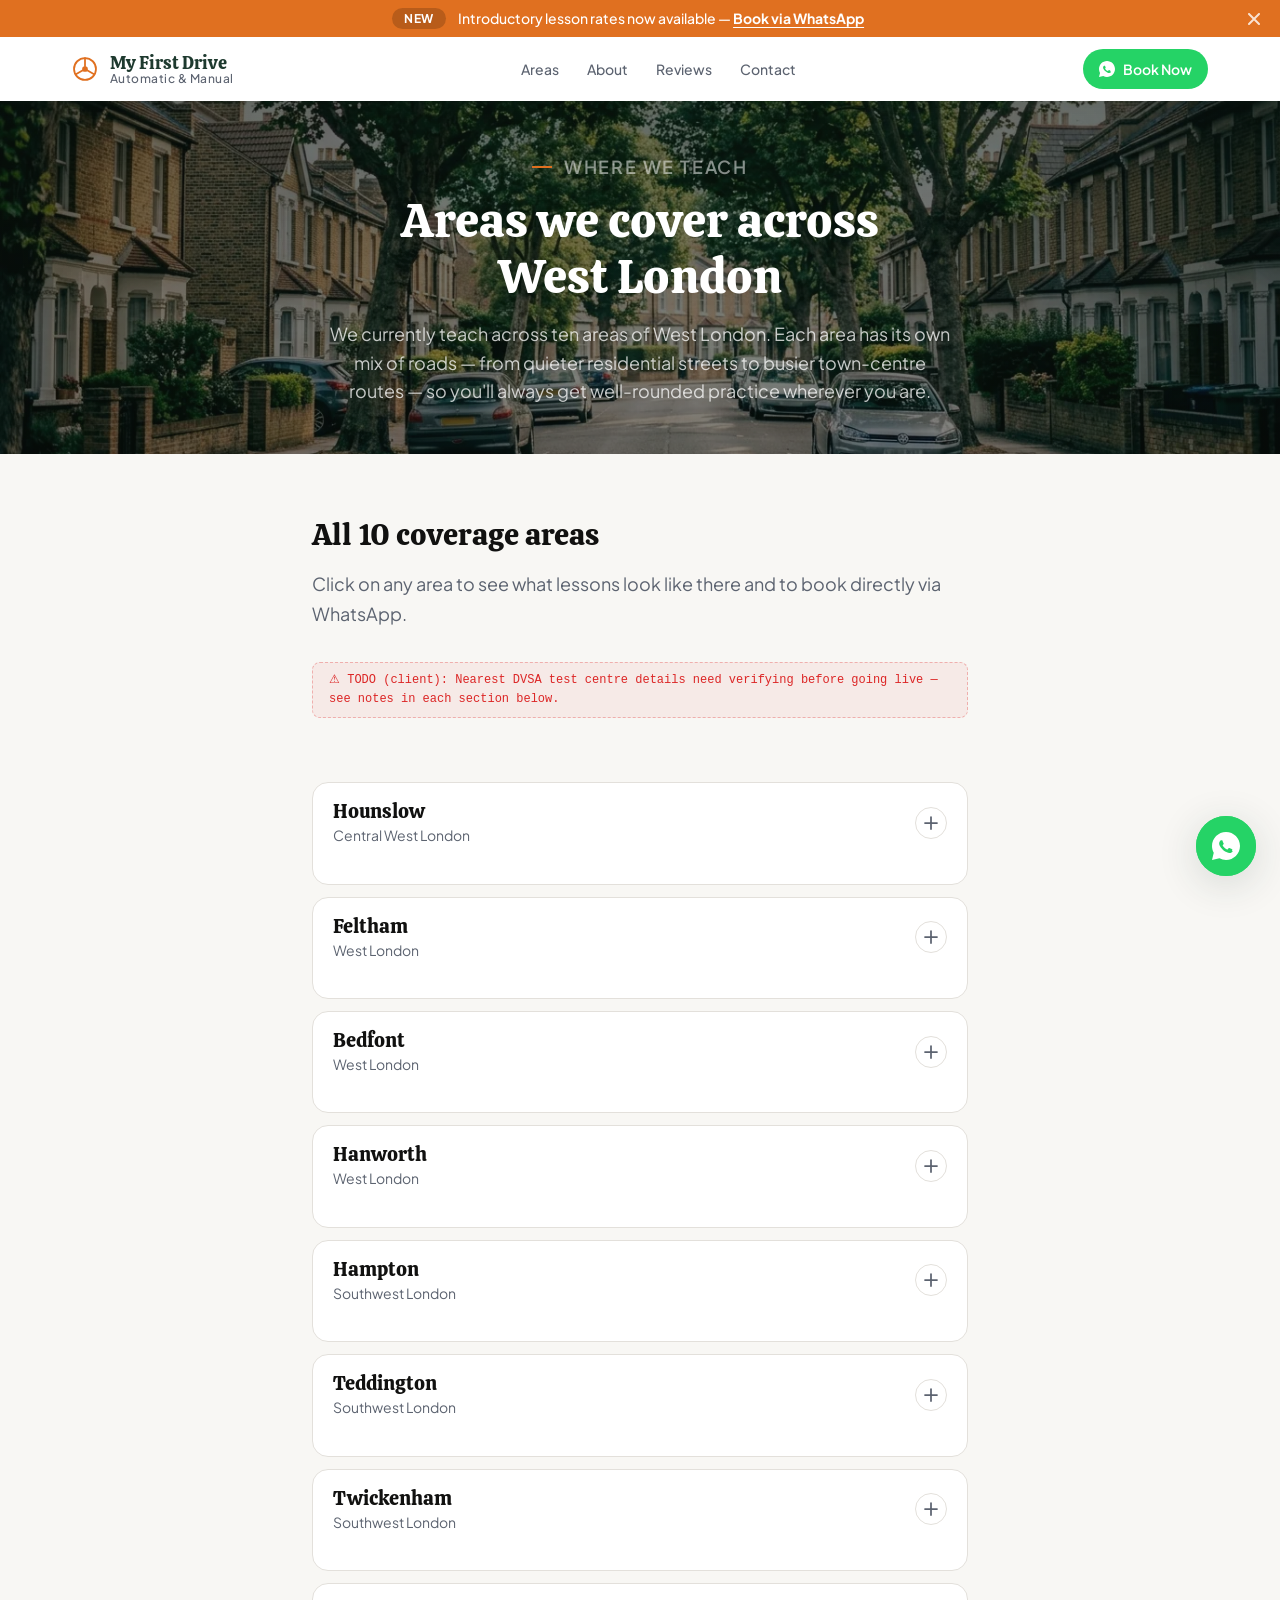
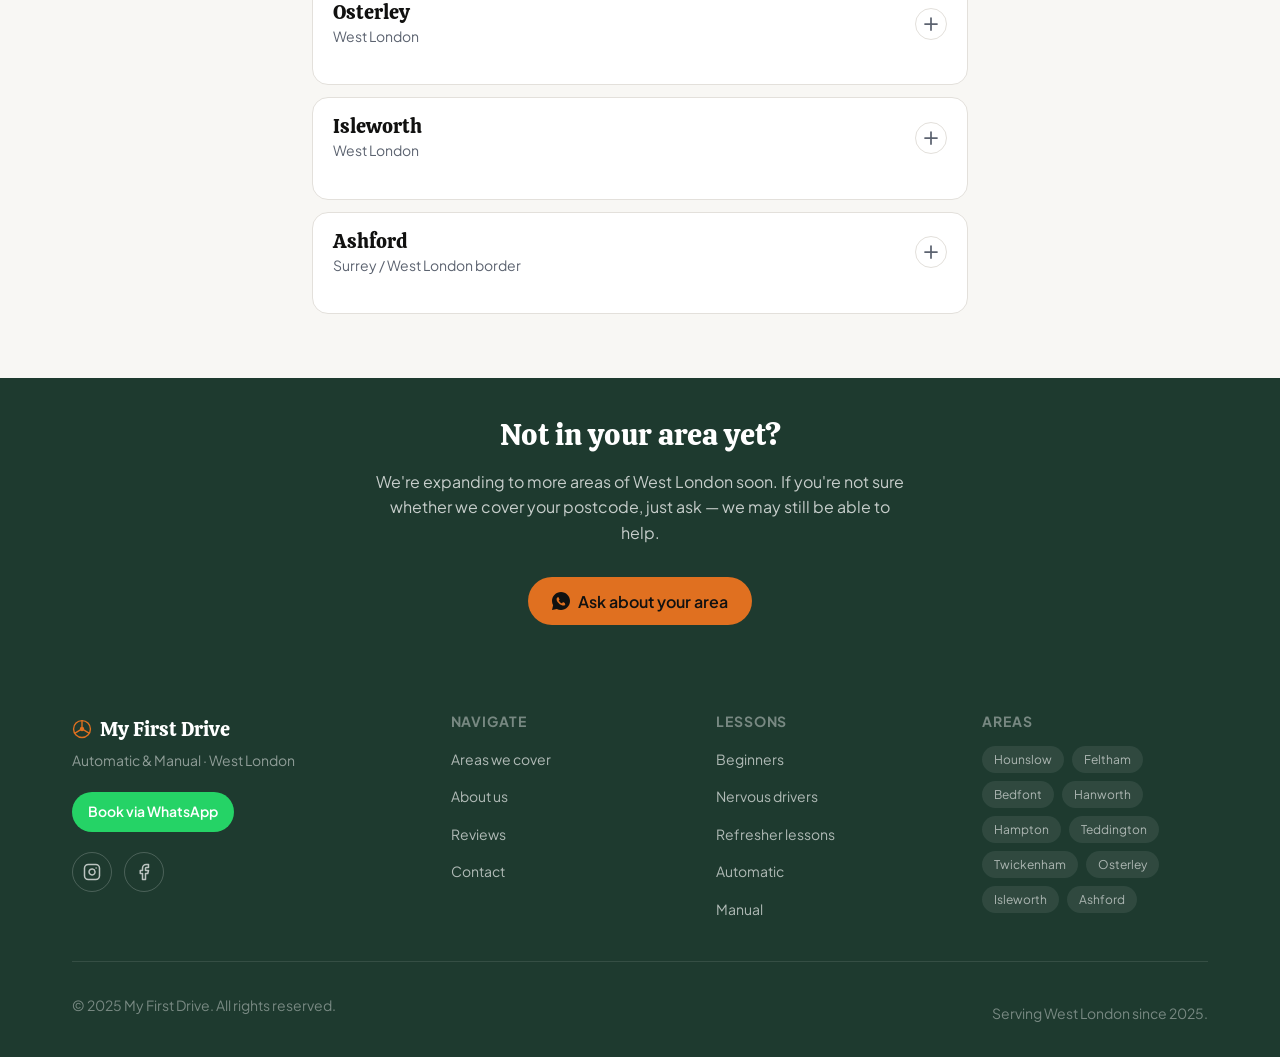
<file: areas.html>
<!DOCTYPE html>
<html lang="en">
<head>
  <meta charset="UTF-8">
  <meta name="viewport" content="width=device-width, initial-scale=1.0">
  <link rel="icon" href="favicon.svg" type="image/svg+xml">
  <title>Areas We Cover — My First Drive | Driving Lessons in Hounslow, Feltham, Twickenham &amp; West London</title>
  <meta name="description" content="My First Drive covers driving lessons across 10 West London areas: Hounslow, Feltham, Bedfont, Hanworth, Hampton, Teddington, Twickenham, Osterley, Isleworth and Ashford.">

  <meta property="og:title" content="Areas We Cover — My First Drive">
  <meta property="og:description" content="Driving lessons across Hounslow, Feltham, Twickenham and 7 more West London areas.">
  <meta property="og:type" content="website">

  <link rel="preconnect" href="https://fonts.googleapis.com">
  <link rel="preconnect" href="https://fonts.gstatic.com" crossorigin>
  <link href="https://fonts.googleapis.com/css2?family=Calistoga&family=Plus+Jakarta+Sans:wght@400;500;600;700&display=swap" rel="stylesheet">
  <link rel="stylesheet" href="css/style.css?v=3">
</head>
<body>

  <a class="skip-link" href="#main-content">Skip to main content</a>

  <div class="announcement-bar" id="announcement-bar" role="note" aria-label="Site announcement">
    <div class="announcement-bar__inner">
      <span class="announcement-bar__badge">New</span>
      <p class="announcement-bar__text">
        Introductory lesson rates now available —
        <a href="#" class="announcement-bar__link" data-whatsapp>Book via WhatsApp</a>
      </p>
    </div>
    <button class="announcement-bar__close" id="bar-close" aria-label="Dismiss announcement">
      <svg width="12" height="12" viewBox="0 0 12 12" fill="none" stroke="currentColor" stroke-width="2" stroke-linecap="round" aria-hidden="true">
        <path d="M1 1l10 10M11 1L1 11"/>
      </svg>
    </button>
  </div>

  <!-- NAVIGATION -->
  <header class="site-header site-header--scrolled" role="banner">
    <div class="container">
      <div class="nav-inner">

        <a href="index.html" class="site-logo" aria-label="My First Drive — go to homepage">
<svg class="site-logo__mark" width="26" height="26" viewBox="0 0 32 32" fill="none" xmlns="http://www.w3.org/2000/svg" aria-hidden="true">
            <circle cx="16" cy="16" r="13.5" stroke="currentColor" stroke-width="2.2"/>
            <circle cx="16" cy="16" r="3.5" fill="currentColor"/>
            <line x1="16" y1="12.5" x2="16" y2="2.5" stroke="currentColor" stroke-width="2.2" stroke-linecap="round"/>
            <line x1="18.6" y1="17.5" x2="27.2" y2="22.5" stroke="currentColor" stroke-width="2.2" stroke-linecap="round"/>
            <line x1="13.4" y1="17.5" x2="4.8" y2="22.5" stroke="currentColor" stroke-width="2.2" stroke-linecap="round"/>
          </svg>
                    <span class="site-logo__name">My First Drive</span>
          <span class="site-logo__sub">Automatic &amp; Manual</span>
        </a>

        <nav class="site-nav" aria-label="Main navigation">
          <ul class="site-nav__list" role="list">
            <li><a href="areas.html" class="site-nav__link" aria-current="page">Areas</a></li>
            <li><a href="about.html" class="site-nav__link">About</a></li>
            <li><a href="reviews.html" class="site-nav__link">Reviews</a></li>
            <li><a href="contact.html" class="site-nav__link">Contact</a></li>
          </ul>
        </nav>

        <a href="#" class="btn btn--whatsapp btn--sm nav-cta" data-whatsapp
           aria-label="Book a driving lesson via WhatsApp">
          <svg width="16" height="16" viewBox="0 0 20 20" fill="currentColor" aria-hidden="true">
            <path d="M10 0C4.477 0 0 4.477 0 10c0 1.76.46 3.41 1.26 4.845L0 20l5.305-1.235A9.953 9.953 0 0010 20c5.523 0 10-4.477 10-10S15.523 0 10 0zm4.88 13.786c-.207.583-1.21 1.114-1.658 1.183-.424.065-.96.092-1.548-.097-.357-.112-.815-.26-1.398-.51-2.458-1.06-4.063-3.485-4.185-3.647-.12-.163-.977-1.3-.977-2.48 0-1.18.62-1.76.838-2 .217-.237.473-.296.63-.296l.454.009c.145.005.34-.055.532.405.196.467.666 1.625.723 1.743.058.118.097.256.019.41-.077.153-.116.247-.232.38-.115.132-.241.295-.345.396-.115.11-.235.23-.1.45.134.22.596.982 1.28 1.59.88.784 1.622 1.027 1.851 1.14.228.115.36.097.493-.056.133-.153.57-.664.722-.893.152-.23.303-.19.51-.114.208.077 1.32.622 1.548.735.228.115.38.172.435.268.056.097.056.558-.15 1.14z"/>
          </svg>
          Book Now
        </a>

        <button class="nav-toggle" aria-label="Toggle navigation menu" aria-expanded="false" aria-controls="mobile-nav">
          <span class="nav-toggle__line" aria-hidden="true"></span>
          <span class="nav-toggle__line" aria-hidden="true"></span>
          <span class="nav-toggle__line" aria-hidden="true"></span>
        </button>

      </div>
    </div>
  </header>

  <nav class="mobile-nav" id="mobile-nav" aria-label="Mobile navigation">
    <a href="areas.html" class="mobile-nav__link" aria-current="page">Areas we cover</a>
    <a href="about.html" class="mobile-nav__link">About us</a>
    <a href="reviews.html" class="mobile-nav__link">Reviews</a>
    <a href="contact.html" class="mobile-nav__link">Contact</a>
    <div class="mobile-nav__cta">
      <a href="#" class="btn btn--whatsapp" data-whatsapp style="width:100%;justify-content:center;">
        Book via WhatsApp
      </a>
    </div>
  </nav>

  <main id="main-content">

    <!-- PAGE HERO -->
    <div class="page-hero page-hero--areas">
      <div class="container">
        <p class="section-label">Where we teach</p>
        <h1>Areas we cover across West London</h1>
        <p>
          We currently teach across ten areas of West London. Each area has its own mix of roads — from quieter residential streets to busier town-centre routes — so you'll always get well-rounded practice wherever you are.
        </p>
      </div>
    </div>

    <!-- AREAS FULL LIST -->
    <section class="section coverage-areas-page" aria-labelledby="areas-list-heading" style="background-color: var(--clr-bg);">
      <div class="container container--narrow">

        <h2 class="reveal" id="areas-list-heading" style="margin-bottom: var(--sp-4);">All 10 coverage areas</h2>
        <p class="section-intro reveal" style="margin-bottom: var(--sp-8);">
          Click on any area to see what lessons look like there and to book directly via WhatsApp.
        </p>

        <!-- DVSA notice -->
        <div class="todo-notice reveal" style="margin-bottom: var(--sp-8);" role="note">
          ⚠ TODO (client): Nearest DVSA test centre details need verifying before going live — see notes in each section below.
        </div>

        <!-- JS renders all 10 area cards here -->
        <div class="areas-grid areas-grid--full" role="list" aria-label="All coverage areas — select to expand details"></div>

      </div>
    </section>

    <!-- NOT IN YOUR AREA? -->
    <section class="section--sm" style="background-color: var(--clr-primary); color:#FFFFFF;" aria-label="Areas not yet covered">
      <div class="container text-center">
        <h2 class="reveal" style="color:#FFFFFF; margin-bottom: var(--sp-4);">Not in your area yet?</h2>
        <p class="reveal" style="color: rgba(255,255,255,0.75); margin: 0 auto var(--sp-8); max-width: 44ch;">
          We're expanding to more areas of West London soon. If you're not sure whether we cover your postcode, just ask — we may still be able to help.
        </p>
        <a href="#" class="btn btn--accent" data-whatsapp aria-label="Ask about your area via WhatsApp">
          <svg width="18" height="18" viewBox="0 0 20 20" fill="currentColor" aria-hidden="true">
            <path d="M10 0C4.477 0 0 4.477 0 10c0 1.76.46 3.41 1.26 4.845L0 20l5.305-1.235A9.953 9.953 0 0010 20c5.523 0 10-4.477 10-10S15.523 0 10 0zm4.88 13.786c-.207.583-1.21 1.114-1.658 1.183-.424.065-.96.092-1.548-.097-.357-.112-.815-.26-1.398-.51-2.458-1.06-4.063-3.485-4.185-3.647-.12-.163-.977-1.3-.977-2.48 0-1.18.62-1.76.838-2 .217-.237.473-.296.63-.296l.454.009c.145.005.34-.055.532.405.196.467.666 1.625.723 1.743.058.118.097.256.019.41-.077.153-.116.247-.232.38-.115.132-.241.295-.345.396-.115.11-.235.23-.1.45.134.22.596.982 1.28 1.59.88.784 1.622 1.027 1.851 1.14.228.115.36.097.493-.056.133-.153.57-.664.722-.893.152-.23.303-.19.51-.114.208.077 1.32.622 1.548.735.228.115.38.172.435.268.056.097.056.558-.15 1.14z"/>
          </svg>
          Ask about your area
        </a>
      </div>
    </section>

  </main>

  <!-- FOOTER -->
  <footer class="site-footer" role="contentinfo">
    <div class="container">
      <div class="footer-grid">
        <div class="footer-brand">
          <a href="index.html" class="footer-logo" aria-label="My First Drive — homepage"><svg class="footer-logo__mark" width="20" height="20" viewBox="0 0 32 32" fill="none" xmlns="http://www.w3.org/2000/svg" aria-hidden="true"><circle cx="16" cy="16" r="13.5" stroke="currentColor" stroke-width="2.2"/><circle cx="16" cy="16" r="3.5" fill="currentColor"/><line x1="16" y1="12.5" x2="16" y2="2.5" stroke="currentColor" stroke-width="2.2" stroke-linecap="round"/><line x1="18.6" y1="17.5" x2="27.2" y2="22.5" stroke="currentColor" stroke-width="2.2" stroke-linecap="round"/><line x1="13.4" y1="17.5" x2="4.8" y2="22.5" stroke="currentColor" stroke-width="2.2" stroke-linecap="round"/></svg>My First Drive</a>
          <p class="footer-tagline">Automatic &amp; Manual · West London</p>
          <a href="#" class="btn btn--whatsapp btn--sm" data-whatsapp style="margin-bottom: 1.25rem;">
            Book via WhatsApp
          </a>
          <div class="footer-social">
            <a href="#" class="footer-social__link" target="_blank" rel="noopener noreferrer" aria-label="Instagram (coming soon)">
              <svg width="18" height="18" viewBox="0 0 24 24" fill="none" stroke="currentColor" stroke-width="2" stroke-linecap="round" stroke-linejoin="round" aria-hidden="true"><rect x="2" y="2" width="20" height="20" rx="5" ry="5"/><path d="M16 11.37A4 4 0 1112.63 8 4 4 0 0116 11.37z"/><line x1="17.5" y1="6.5" x2="17.51" y2="6.5"/></svg>
            </a>
            <a href="#" class="footer-social__link" target="_blank" rel="noopener noreferrer" aria-label="Facebook (coming soon)">
              <svg width="18" height="18" viewBox="0 0 24 24" fill="none" stroke="currentColor" stroke-width="2" stroke-linecap="round" stroke-linejoin="round" aria-hidden="true"><path d="M18 2h-3a5 5 0 00-5 5v3H7v4h3v8h4v-8h3l1-4h-4V7a1 1 0 011-1h3z"/></svg>
            </a>
          </div>
        </div>
        <div class="footer-col">
          <h4>Navigate</h4>
          <ul class="footer-links">
            <li><a href="areas.html">Areas we cover</a></li>
            <li><a href="about.html">About us</a></li>
            <li><a href="reviews.html">Reviews</a></li>
            <li><a href="contact.html">Contact</a></li>
          </ul>
        </div>
        <div class="footer-col">
          <h4>Lessons</h4>
          <ul class="footer-links">
            <li><a href="index.html#services-heading">Beginners</a></li>
            <li><a href="index.html#services-heading">Nervous drivers</a></li>
            <li><a href="index.html#services-heading">Refresher lessons</a></li>
            <li><a href="index.html#services-heading">Automatic</a></li>
            <li><a href="index.html#services-heading">Manual</a></li>
          </ul>
        </div>
        <div class="footer-col">
          <h4>Areas</h4>
          <div class="footer-areas">
            <a href="#hounslow" class="footer-area-tag">Hounslow</a>
            <a href="#feltham" class="footer-area-tag">Feltham</a>
            <a href="#bedfont" class="footer-area-tag">Bedfont</a>
            <a href="#hanworth" class="footer-area-tag">Hanworth</a>
            <a href="#hampton" class="footer-area-tag">Hampton</a>
            <a href="#teddington" class="footer-area-tag">Teddington</a>
            <a href="#twickenham" class="footer-area-tag">Twickenham</a>
            <a href="#osterley" class="footer-area-tag">Osterley</a>
            <a href="#isleworth" class="footer-area-tag">Isleworth</a>
            <a href="#ashford" class="footer-area-tag">Ashford</a>
          </div>
        </div>
      </div>
      <div class="footer-bottom">
        <p>&copy; 2025 My First Drive. All rights reserved.</p>
        <p>Serving West London since 2025.</p>
      </div>
    </div>
  </footer>

  <div class="whatsapp-fab" role="complementary" aria-label="Quick WhatsApp booking">
    <span class="whatsapp-fab__tooltip" aria-hidden="true">Book a lesson</span>
    <a href="#" class="whatsapp-fab__btn" data-whatsapp target="_blank" rel="noopener noreferrer"
       aria-label="Book a driving lesson via WhatsApp">
      <svg width="28" height="28" viewBox="0 0 20 20" fill="currentColor" aria-hidden="true">
        <path d="M10 0C4.477 0 0 4.477 0 10c0 1.76.46 3.41 1.26 4.845L0 20l5.305-1.235A9.953 9.953 0 0010 20c5.523 0 10-4.477 10-10S15.523 0 10 0zm4.88 13.786c-.207.583-1.21 1.114-1.658 1.183-.424.065-.96.092-1.548-.097-.357-.112-.815-.26-1.398-.51-2.458-1.06-4.063-3.485-4.185-3.647-.12-.163-.977-1.3-.977-2.48 0-1.18.62-1.76.838-2 .217-.237.473-.296.63-.296l.454.009c.145.005.34-.055.532.405.196.467.666 1.625.723 1.743.058.118.097.256.019.41-.077.153-.116.247-.232.38-.115.132-.241.295-.345.396-.115.11-.235.23-.1.45.134.22.596.982 1.28 1.59.88.784 1.622 1.027 1.851 1.14.228.115.36.097.493-.056.133-.153.57-.664.722-.893.152-.23.303-.19.51-.114.208.077 1.32.622 1.548.735.228.115.38.172.435.268.056.097.056.558-.15 1.14z"/>
      </svg>
    </a>
  </div>

  <script src="js/main.js" defer></script>
</body>
</html>
</file>
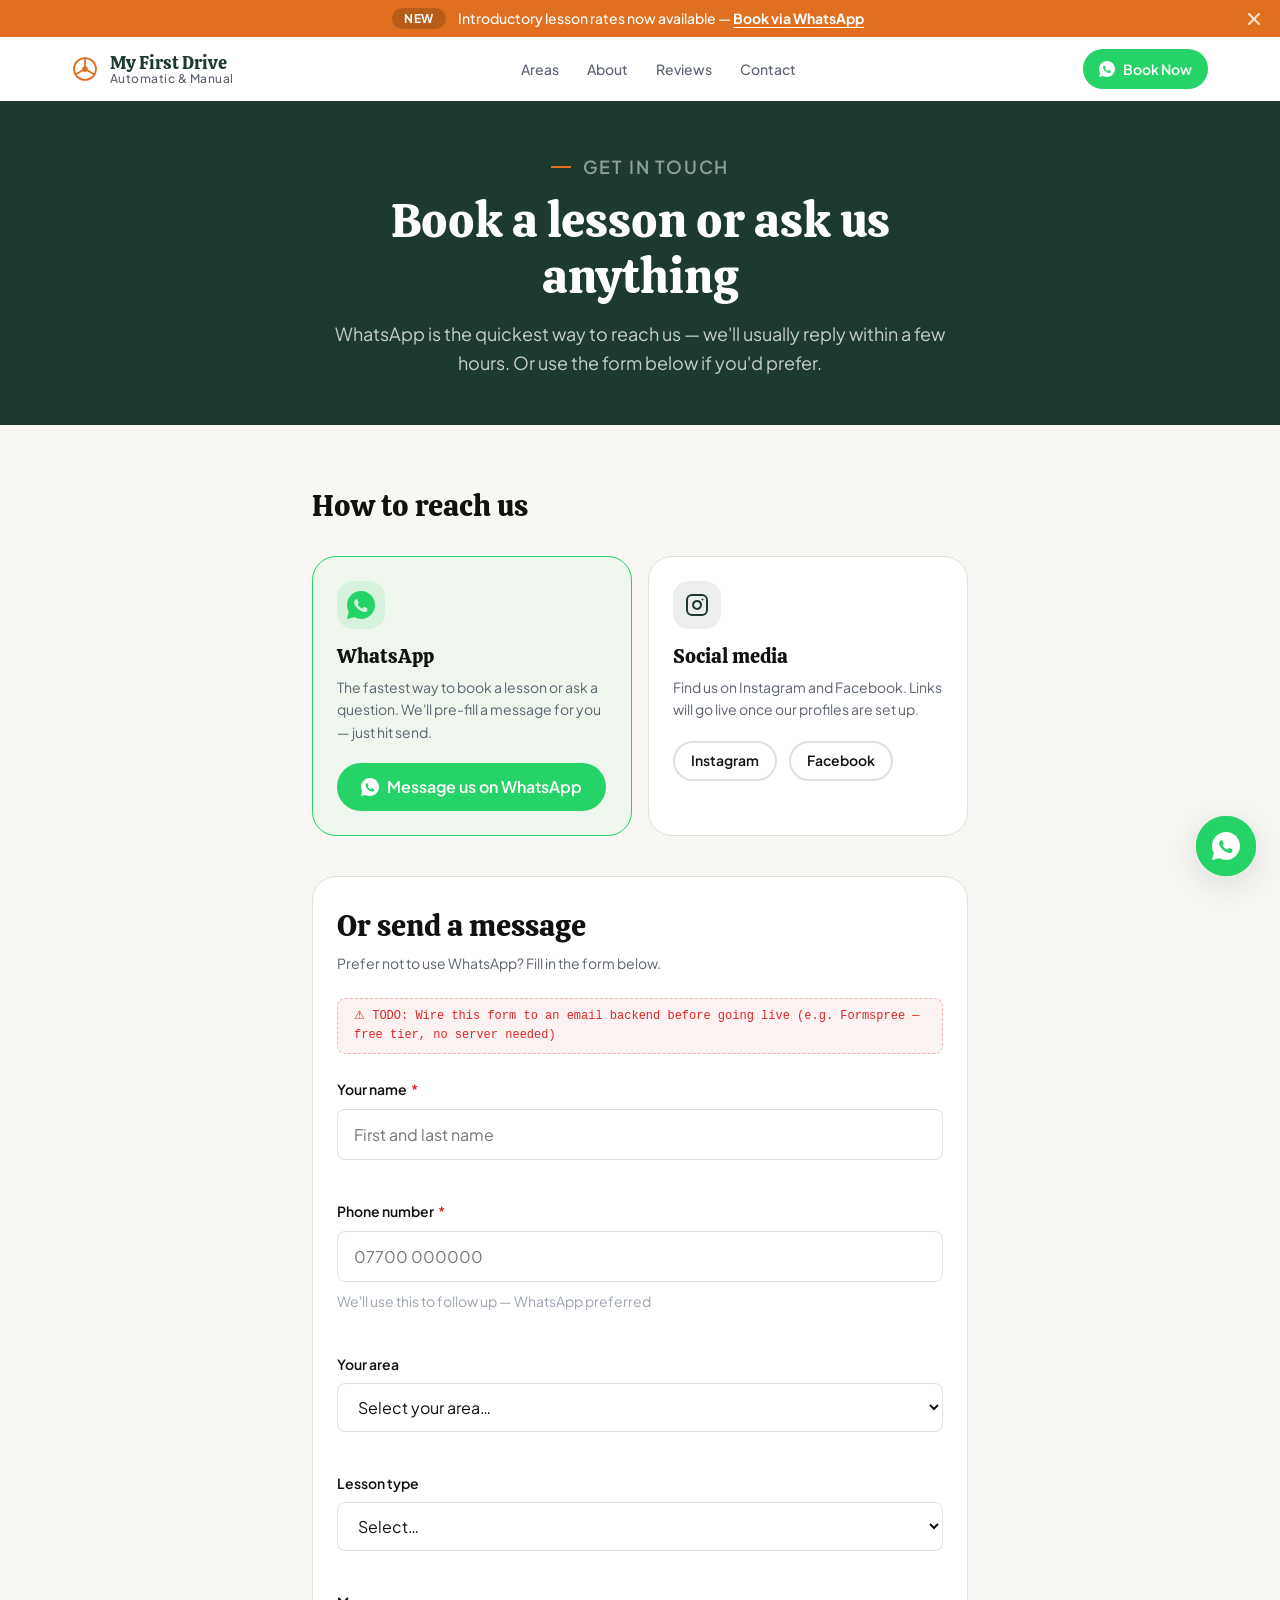
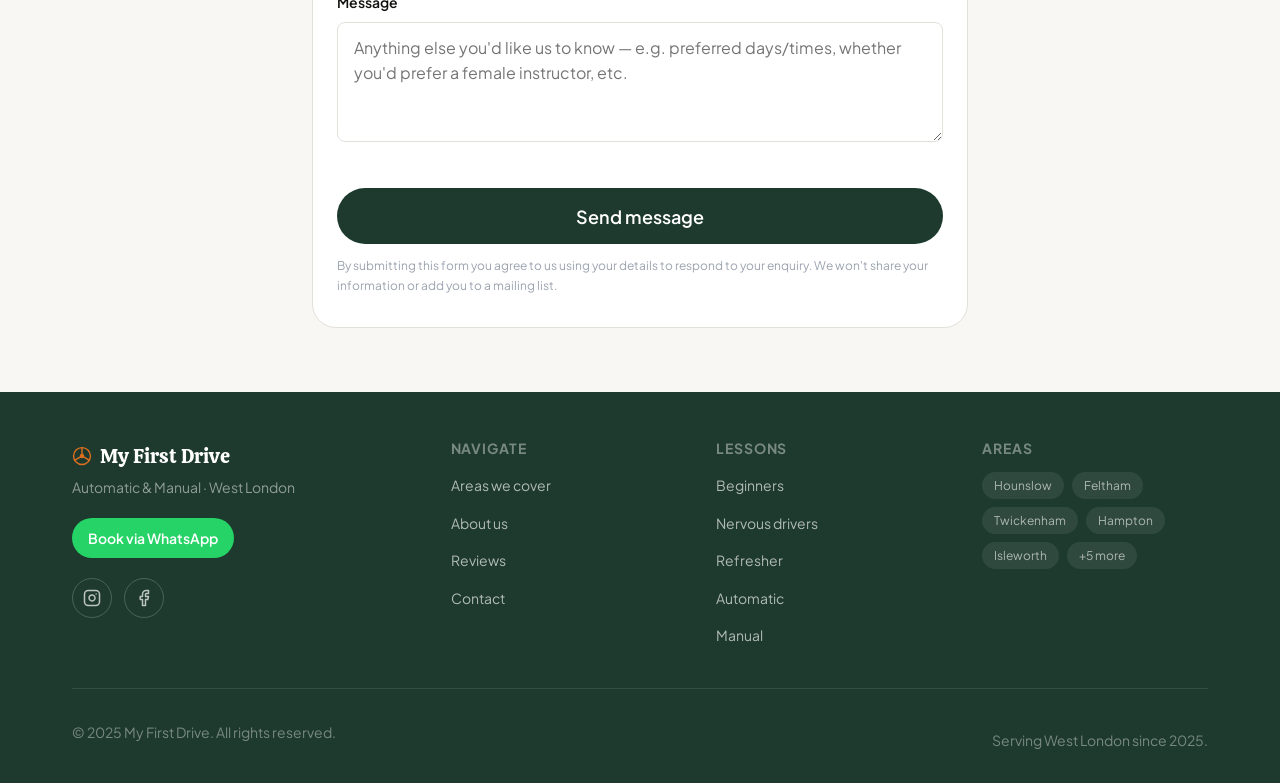
<file: contact.html>
<!DOCTYPE html>
<html lang="en">
<head>
  <meta charset="UTF-8">
  <meta name="viewport" content="width=device-width, initial-scale=1.0">
  <link rel="icon" href="favicon.svg" type="image/svg+xml">
  <title>Contact — My First Drive | Book Driving Lessons in West London</title>
  <meta name="description" content="Book driving lessons in West London via WhatsApp or our contact form. My First Drive covers Hounslow, Feltham, Twickenham and more.">

  <meta property="og:title" content="Contact — My First Drive">
  <meta property="og:type" content="website">

  <link rel="preconnect" href="https://fonts.googleapis.com">
  <link rel="preconnect" href="https://fonts.gstatic.com" crossorigin>
  <link href="https://fonts.googleapis.com/css2?family=Calistoga&family=Plus+Jakarta+Sans:wght@400;500;600;700&display=swap" rel="stylesheet">
  <link rel="stylesheet" href="css/style.css?v=3">
</head>
<body>

  <a class="skip-link" href="#main-content">Skip to main content</a>

  <div class="announcement-bar" id="announcement-bar" role="note" aria-label="Site announcement">
    <div class="announcement-bar__inner">
      <span class="announcement-bar__badge">New</span>
      <p class="announcement-bar__text">
        Introductory lesson rates now available —
        <a href="#" class="announcement-bar__link" data-whatsapp>Book via WhatsApp</a>
      </p>
    </div>
    <button class="announcement-bar__close" id="bar-close" aria-label="Dismiss announcement">
      <svg width="12" height="12" viewBox="0 0 12 12" fill="none" stroke="currentColor" stroke-width="2" stroke-linecap="round" aria-hidden="true">
        <path d="M1 1l10 10M11 1L1 11"/>
      </svg>
    </button>
  </div>

  <header class="site-header site-header--scrolled" role="banner">
    <div class="container">
      <div class="nav-inner">
        <a href="index.html" class="site-logo" aria-label="My First Drive — homepage">
<svg class="site-logo__mark" width="26" height="26" viewBox="0 0 32 32" fill="none" xmlns="http://www.w3.org/2000/svg" aria-hidden="true">
            <circle cx="16" cy="16" r="13.5" stroke="currentColor" stroke-width="2.2"/>
            <circle cx="16" cy="16" r="3.5" fill="currentColor"/>
            <line x1="16" y1="12.5" x2="16" y2="2.5" stroke="currentColor" stroke-width="2.2" stroke-linecap="round"/>
            <line x1="18.6" y1="17.5" x2="27.2" y2="22.5" stroke="currentColor" stroke-width="2.2" stroke-linecap="round"/>
            <line x1="13.4" y1="17.5" x2="4.8" y2="22.5" stroke="currentColor" stroke-width="2.2" stroke-linecap="round"/>
          </svg>
                    <span class="site-logo__name">My First Drive</span>
          <span class="site-logo__sub">Automatic &amp; Manual</span>
        </a>
        <nav class="site-nav" aria-label="Main navigation">
          <ul class="site-nav__list" role="list">
            <li><a href="areas.html" class="site-nav__link">Areas</a></li>
            <li><a href="about.html" class="site-nav__link">About</a></li>
            <li><a href="reviews.html" class="site-nav__link">Reviews</a></li>
            <li><a href="contact.html" class="site-nav__link" aria-current="page">Contact</a></li>
          </ul>
        </nav>
        <a href="#" class="btn btn--whatsapp btn--sm nav-cta" data-whatsapp aria-label="Book via WhatsApp">
          <svg width="16" height="16" viewBox="0 0 20 20" fill="currentColor" aria-hidden="true"><path d="M10 0C4.477 0 0 4.477 0 10c0 1.76.46 3.41 1.26 4.845L0 20l5.305-1.235A9.953 9.953 0 0010 20c5.523 0 10-4.477 10-10S15.523 0 10 0zm4.88 13.786c-.207.583-1.21 1.114-1.658 1.183-.424.065-.96.092-1.548-.097-.357-.112-.815-.26-1.398-.51-2.458-1.06-4.063-3.485-4.185-3.647-.12-.163-.977-1.3-.977-2.48 0-1.18.62-1.76.838-2 .217-.237.473-.296.63-.296l.454.009c.145.005.34-.055.532.405.196.467.666 1.625.723 1.743.058.118.097.256.019.41-.077.153-.116.247-.232.38-.115.132-.241.295-.345.396-.115.11-.235.23-.1.45.134.22.596.982 1.28 1.59.88.784 1.622 1.027 1.851 1.14.228.115.36.097.493-.056.133-.153.57-.664.722-.893.152-.23.303-.19.51-.114.208.077 1.32.622 1.548.735.228.115.38.172.435.268.056.097.056.558-.15 1.14z"/></svg>
          Book Now
        </a>
        <button class="nav-toggle" aria-label="Toggle navigation" aria-expanded="false" aria-controls="mobile-nav">
          <span class="nav-toggle__line" aria-hidden="true"></span>
          <span class="nav-toggle__line" aria-hidden="true"></span>
          <span class="nav-toggle__line" aria-hidden="true"></span>
        </button>
      </div>
    </div>
  </header>

  <nav class="mobile-nav" id="mobile-nav" aria-label="Mobile navigation">
    <a href="areas.html" class="mobile-nav__link">Areas we cover</a>
    <a href="about.html" class="mobile-nav__link">About us</a>
    <a href="reviews.html" class="mobile-nav__link">Reviews</a>
    <a href="contact.html" class="mobile-nav__link" aria-current="page">Contact</a>
    <div class="mobile-nav__cta">
      <a href="#" class="btn btn--whatsapp" data-whatsapp style="width:100%;justify-content:center;">Book via WhatsApp</a>
    </div>
  </nav>

  <main id="main-content">

    <div class="page-hero">
      <div class="container">
        <p class="section-label">Get in touch</p>
        <h1>Book a lesson or ask us anything</h1>
        <p>WhatsApp is the quickest way to reach us — we'll usually reply within a few hours. Or use the form below if you'd prefer.</p>
      </div>
    </div>

    <section class="section" style="background-color: var(--clr-bg);" aria-labelledby="contact-methods-heading">
      <div class="container container--narrow">

        <h2 class="reveal" id="contact-methods-heading" style="margin-bottom: var(--sp-8);">How to reach us</h2>

        <div class="contact-methods reveal-group">

          <!-- WhatsApp — primary -->
          <div class="contact-method contact-method--primary">
            <div class="contact-method__icon">
              <svg width="28" height="28" viewBox="0 0 20 20" fill="currentColor" aria-hidden="true">
                <path d="M10 0C4.477 0 0 4.477 0 10c0 1.76.46 3.41 1.26 4.845L0 20l5.305-1.235A9.953 9.953 0 0010 20c5.523 0 10-4.477 10-10S15.523 0 10 0zm4.88 13.786c-.207.583-1.21 1.114-1.658 1.183-.424.065-.96.092-1.548-.097-.357-.112-.815-.26-1.398-.51-2.458-1.06-4.063-3.485-4.185-3.647-.12-.163-.977-1.3-.977-2.48 0-1.18.62-1.76.838-2 .217-.237.473-.296.63-.296l.454.009c.145.005.34-.055.532.405.196.467.666 1.625.723 1.743.058.118.097.256.019.41-.077.153-.116.247-.232.38-.115.132-.241.295-.345.396-.115.11-.235.23-.1.45.134.22.596.982 1.28 1.59.88.784 1.622 1.027 1.851 1.14.228.115.36.097.493-.056.133-.153.57-.664.722-.893.152-.23.303-.19.51-.114.208.077 1.32.622 1.548.735.228.115.38.172.435.268.056.097.056.558-.15 1.14z"/>
              </svg>
            </div>
            <h3>WhatsApp</h3>
            <p>The fastest way to book a lesson or ask a question. We'll pre-fill a message for you — just hit send.</p>
            <a href="#" class="btn btn--whatsapp" data-whatsapp aria-label="Open WhatsApp to book a lesson">
              <svg width="18" height="18" viewBox="0 0 20 20" fill="currentColor" aria-hidden="true"><path d="M10 0C4.477 0 0 4.477 0 10c0 1.76.46 3.41 1.26 4.845L0 20l5.305-1.235A9.953 9.953 0 0010 20c5.523 0 10-4.477 10-10S15.523 0 10 0zm4.88 13.786c-.207.583-1.21 1.114-1.658 1.183-.424.065-.96.092-1.548-.097-.357-.112-.815-.26-1.398-.51-2.458-1.06-4.063-3.485-4.185-3.647-.12-.163-.977-1.3-.977-2.48 0-1.18.62-1.76.838-2 .217-.237.473-.296.63-.296l.454.009c.145.005.34-.055.532.405.196.467.666 1.625.723 1.743.058.118.097.256.019.41-.077.153-.116.247-.232.38-.115.132-.241.295-.345.396-.115.11-.235.23-.1.45.134.22.596.982 1.28 1.59.88.784 1.622 1.027 1.851 1.14.228.115.36.097.493-.056.133-.153.57-.664.722-.893.152-.23.303-.19.51-.114.208.077 1.32.622 1.548.735.228.115.38.172.435.268.056.097.056.558-.15 1.14z"/></svg>
              Message us on WhatsApp
            </a>
          </div>

          <!-- Social — secondary -->
          <div class="contact-method contact-method--secondary">
            <div class="contact-method__icon">
              <svg width="24" height="24" viewBox="0 0 24 24" fill="none" stroke="currentColor" stroke-width="2" stroke-linecap="round" stroke-linejoin="round" aria-hidden="true">
                <rect x="2" y="2" width="20" height="20" rx="5" ry="5"/>
                <path d="M16 11.37A4 4 0 1112.63 8 4 4 0 0116 11.37z"/>
                <line x1="17.5" y1="6.5" x2="17.51" y2="6.5"/>
              </svg>
            </div>
            <h3>Social media</h3>
            <!-- TODO: Update hrefs once social handles are confirmed -->
            <p>Find us on Instagram and Facebook. Links will go live once our profiles are set up.</p>
            <div style="display:flex; gap: var(--sp-3);">
              <a href="#" class="btn btn--ghost btn--sm" target="_blank" rel="noopener noreferrer" aria-label="Instagram (coming soon)">
                Instagram
              </a>
              <a href="#" class="btn btn--ghost btn--sm" target="_blank" rel="noopener noreferrer" aria-label="Facebook (coming soon)">
                Facebook
              </a>
            </div>
          </div>

        </div>

        <!-- Contact form (secondary to WhatsApp) -->
        <div class="contact-form reveal" style="margin-top: var(--sp-10);">
          <h2 style="margin-bottom: var(--sp-2);">Or send a message</h2>
          <p style="color: var(--clr-muted); font-size: var(--text-sm); margin-bottom: var(--sp-6);">
            Prefer not to use WhatsApp? Fill in the form below.
            <!-- TODO (client): Connect this form to your email or a form backend (e.g. Formspree, Netlify Forms, or EmailJS) before going live -->
          </p>

          <div class="todo-notice" role="note" style="margin-bottom: var(--sp-6);">
            ⚠ TODO: Wire this form to an email backend before going live (e.g. Formspree — free tier, no server needed)
          </div>

          <form id="contact-form" novalidate aria-label="Contact form">
            <div style="display: grid; grid-template-columns: 1fr; gap: var(--sp-5);">

              <div style="display: grid; grid-template-columns: 1fr; gap: var(--sp-5);" class="form-row">
                <div class="form-group">
                  <label class="form-label" for="f-name">
                    Your name <span class="required" aria-hidden="true">*</span>
                  </label>
                  <input class="form-input" type="text" id="f-name" name="name"
                         autocomplete="name" required
                         aria-required="true"
                         placeholder="First and last name">
                </div>

                <div class="form-group">
                  <label class="form-label" for="f-phone">
                    Phone number <span class="required" aria-hidden="true">*</span>
                  </label>
                  <input class="form-input" type="tel" id="f-phone" name="phone"
                         autocomplete="tel" required
                         aria-required="true"
                         placeholder="07700 000000">
                  <span class="form-hint" id="phone-hint">We'll use this to follow up — WhatsApp preferred</span>
                </div>
              </div>

              <div class="form-group">
                <label class="form-label" for="f-area">Your area</label>
                <select class="form-select" id="f-area" name="area" autocomplete="address-level2">
                  <option value="">Select your area…</option>
                  <option value="hounslow">Hounslow</option>
                  <option value="feltham">Feltham</option>
                  <option value="bedfont">Bedfont</option>
                  <option value="hanworth">Hanworth</option>
                  <option value="hampton">Hampton</option>
                  <option value="teddington">Teddington</option>
                  <option value="twickenham">Twickenham</option>
                  <option value="osterley">Osterley</option>
                  <option value="isleworth">Isleworth</option>
                  <option value="ashford">Ashford</option>
                  <option value="other">Other / not sure</option>
                </select>
              </div>

              <div class="form-group">
                <label class="form-label" for="f-type">Lesson type</label>
                <select class="form-select" id="f-type" name="type">
                  <option value="">Select…</option>
                  <option value="beginner-auto">Beginner — automatic</option>
                  <option value="beginner-manual">Beginner — manual</option>
                  <option value="nervous">Nervous driver</option>
                  <option value="refresher">Refresher lessons</option>
                  <option value="not-sure">Not sure yet</option>
                </select>
              </div>

              <div class="form-group">
                <label class="form-label" for="f-message">Message</label>
                <textarea class="form-textarea" id="f-message" name="message"
                          placeholder="Anything else you'd like us to know — e.g. preferred days/times, whether you'd prefer a female instructor, etc."></textarea>
              </div>

              <div>
                <button type="submit" class="btn btn--primary btn--lg" style="width:100%; justify-content: center;">
                  Send message
                </button>
                <p style="font-size: var(--text-xs); color: var(--clr-subtle); margin-top: var(--sp-3); max-width: none;">
                  By submitting this form you agree to us using your details to respond to your enquiry.
                  We won't share your information or add you to a mailing list.
                </p>
              </div>

            </div>
          </form>
        </div>

      </div>
    </section>

  </main>

  <footer class="site-footer" role="contentinfo">
    <div class="container">
      <div class="footer-grid">
        <div class="footer-brand">
          <a href="index.html" class="footer-logo"><svg class="footer-logo__mark" width="20" height="20" viewBox="0 0 32 32" fill="none" xmlns="http://www.w3.org/2000/svg" aria-hidden="true"><circle cx="16" cy="16" r="13.5" stroke="currentColor" stroke-width="2.2"/><circle cx="16" cy="16" r="3.5" fill="currentColor"/><line x1="16" y1="12.5" x2="16" y2="2.5" stroke="currentColor" stroke-width="2.2" stroke-linecap="round"/><line x1="18.6" y1="17.5" x2="27.2" y2="22.5" stroke="currentColor" stroke-width="2.2" stroke-linecap="round"/><line x1="13.4" y1="17.5" x2="4.8" y2="22.5" stroke="currentColor" stroke-width="2.2" stroke-linecap="round"/></svg>My First Drive</a>
          <p class="footer-tagline">Automatic &amp; Manual · West London</p>
          <a href="#" class="btn btn--whatsapp btn--sm" data-whatsapp style="margin-bottom: 1.25rem;">Book via WhatsApp</a>
          <div class="footer-social">
            <a href="#" class="footer-social__link" target="_blank" rel="noopener noreferrer" aria-label="Instagram (coming soon)"><svg width="18" height="18" viewBox="0 0 24 24" fill="none" stroke="currentColor" stroke-width="2" stroke-linecap="round" stroke-linejoin="round" aria-hidden="true"><rect x="2" y="2" width="20" height="20" rx="5" ry="5"/><path d="M16 11.37A4 4 0 1112.63 8 4 4 0 0116 11.37z"/><line x1="17.5" y1="6.5" x2="17.51" y2="6.5"/></svg></a>
            <a href="#" class="footer-social__link" target="_blank" rel="noopener noreferrer" aria-label="Facebook (coming soon)"><svg width="18" height="18" viewBox="0 0 24 24" fill="none" stroke="currentColor" stroke-width="2" stroke-linecap="round" stroke-linejoin="round" aria-hidden="true"><path d="M18 2h-3a5 5 0 00-5 5v3H7v4h3v8h4v-8h3l1-4h-4V7a1 1 0 011-1h3z"/></svg></a>
          </div>
        </div>
        <div class="footer-col"><h4>Navigate</h4><ul class="footer-links"><li><a href="areas.html">Areas we cover</a></li><li><a href="about.html">About us</a></li><li><a href="reviews.html">Reviews</a></li><li><a href="contact.html">Contact</a></li></ul></div>
        <div class="footer-col"><h4>Lessons</h4><ul class="footer-links"><li><a href="index.html#services-heading">Beginners</a></li><li><a href="index.html#services-heading">Nervous drivers</a></li><li><a href="index.html#services-heading">Refresher</a></li><li><a href="index.html#services-heading">Automatic</a></li><li><a href="index.html#services-heading">Manual</a></li></ul></div>
        <div class="footer-col"><h4>Areas</h4><div class="footer-areas"><a href="areas.html" class="footer-area-tag">Hounslow</a><a href="areas.html" class="footer-area-tag">Feltham</a><a href="areas.html" class="footer-area-tag">Twickenham</a><a href="areas.html" class="footer-area-tag">Hampton</a><a href="areas.html" class="footer-area-tag">Isleworth</a><a href="areas.html" class="footer-area-tag">+5 more</a></div></div>
      </div>
      <div class="footer-bottom"><p>&copy; 2025 My First Drive. All rights reserved.</p><p>Serving West London since 2025.</p></div>
    </div>
  </footer>

  <div class="whatsapp-fab">
    <span class="whatsapp-fab__tooltip" aria-hidden="true">Book a lesson</span>
    <a href="#" class="whatsapp-fab__btn" data-whatsapp target="_blank" rel="noopener noreferrer" aria-label="Book a driving lesson via WhatsApp">
      <svg width="28" height="28" viewBox="0 0 20 20" fill="currentColor" aria-hidden="true"><path d="M10 0C4.477 0 0 4.477 0 10c0 1.76.46 3.41 1.26 4.845L0 20l5.305-1.235A9.953 9.953 0 0010 20c5.523 0 10-4.477 10-10S15.523 0 10 0zm4.88 13.786c-.207.583-1.21 1.114-1.658 1.183-.424.065-.96.092-1.548-.097-.357-.112-.815-.26-1.398-.51-2.458-1.06-4.063-3.485-4.185-3.647-.12-.163-.977-1.3-.977-2.48 0-1.18.62-1.76.838-2 .217-.237.473-.296.63-.296l.454.009c.145.005.34-.055.532.405.196.467.666 1.625.723 1.743.058.118.097.256.019.41-.077.153-.116.247-.232.38-.115.132-.241.295-.345.396-.115.11-.235.23-.1.45.134.22.596.982 1.28 1.59.88.784 1.622 1.027 1.851 1.14.228.115.36.097.493-.056.133-.153.57-.664.722-.893.152-.23.303-.19.51-.114.208.077 1.32.622 1.548.735.228.115.38.172.435.268.056.097.056.558-.15 1.14z"/></svg>
    </a>
  </div>

  <script src="js/main.js" defer></script>
</body>
</html>
</file>
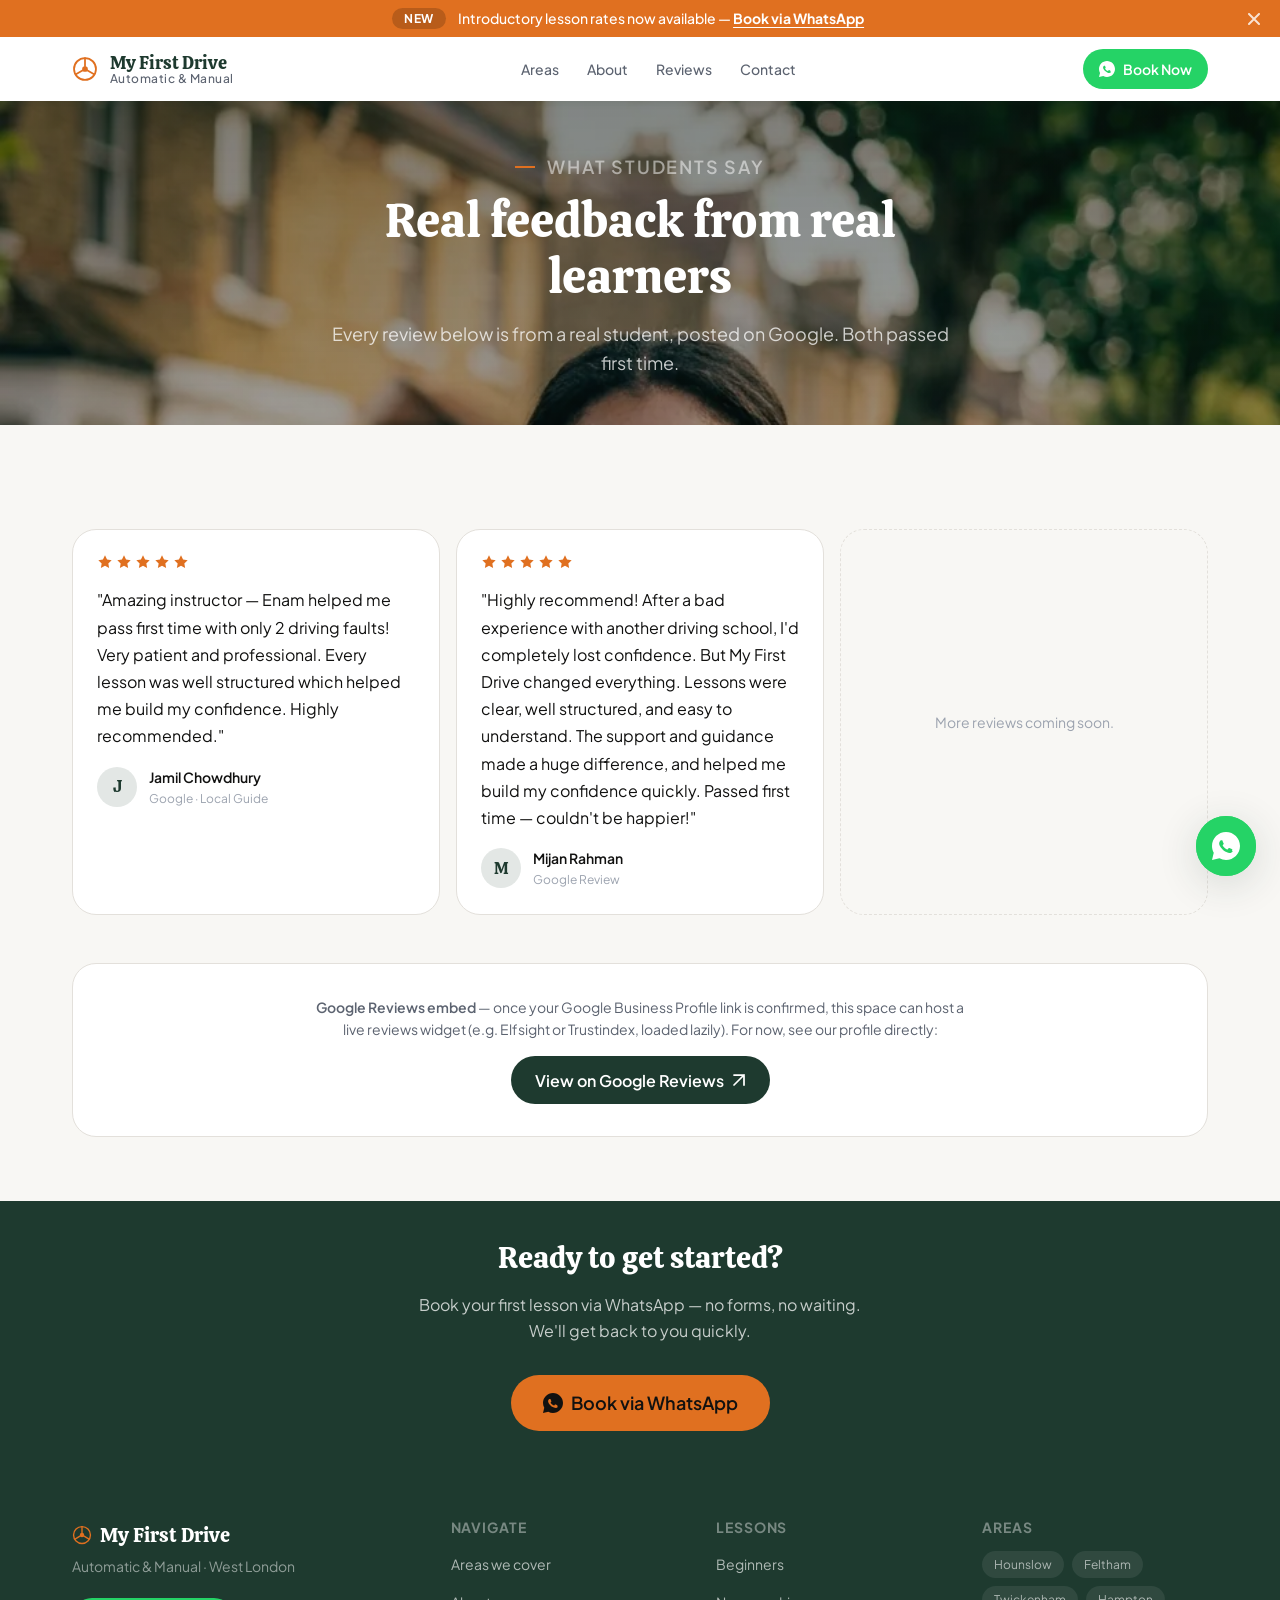
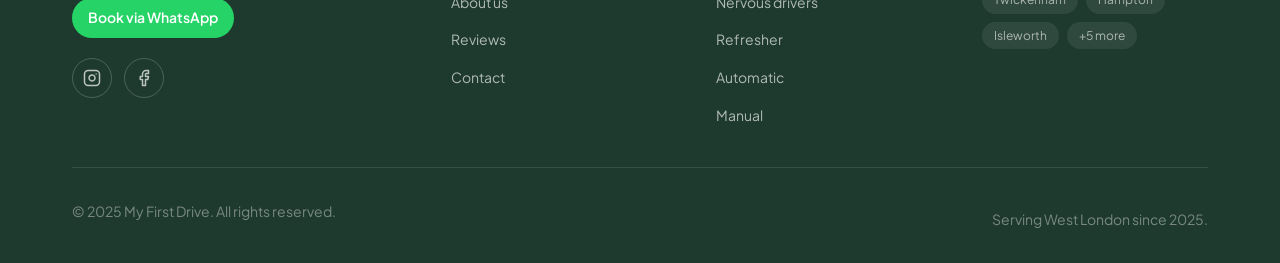
<file: reviews.html>
<!DOCTYPE html>
<html lang="en">
<head>
  <meta charset="UTF-8">
  <meta name="viewport" content="width=device-width, initial-scale=1.0">
  <link rel="icon" href="favicon.svg" type="image/svg+xml">
  <title>Reviews — My First Drive | Student Feedback</title>
  <meta name="description" content="Read what students say about My First Drive driving lessons in West London. Patient, structured, confidence-building instruction.">

  <meta property="og:title" content="Reviews — My First Drive">
  <meta property="og:type" content="website">

  <link rel="preconnect" href="https://fonts.googleapis.com">
  <link rel="preconnect" href="https://fonts.gstatic.com" crossorigin>
  <link href="https://fonts.googleapis.com/css2?family=Calistoga&family=Plus+Jakarta+Sans:wght@400;500;600;700&display=swap" rel="stylesheet">
  <link rel="stylesheet" href="css/style.css?v=3">
</head>
<body>

  <a class="skip-link" href="#main-content">Skip to main content</a>

  <div class="announcement-bar" id="announcement-bar" role="note" aria-label="Site announcement">
    <div class="announcement-bar__inner">
      <span class="announcement-bar__badge">New</span>
      <p class="announcement-bar__text">
        Introductory lesson rates now available —
        <a href="#" class="announcement-bar__link" data-whatsapp>Book via WhatsApp</a>
      </p>
    </div>
    <button class="announcement-bar__close" id="bar-close" aria-label="Dismiss announcement">
      <svg width="12" height="12" viewBox="0 0 12 12" fill="none" stroke="currentColor" stroke-width="2" stroke-linecap="round" aria-hidden="true">
        <path d="M1 1l10 10M11 1L1 11"/>
      </svg>
    </button>
  </div>

  <header class="site-header site-header--scrolled" role="banner">
    <div class="container">
      <div class="nav-inner">
        <a href="index.html" class="site-logo" aria-label="My First Drive — homepage">
<svg class="site-logo__mark" width="26" height="26" viewBox="0 0 32 32" fill="none" xmlns="http://www.w3.org/2000/svg" aria-hidden="true">
            <circle cx="16" cy="16" r="13.5" stroke="currentColor" stroke-width="2.2"/>
            <circle cx="16" cy="16" r="3.5" fill="currentColor"/>
            <line x1="16" y1="12.5" x2="16" y2="2.5" stroke="currentColor" stroke-width="2.2" stroke-linecap="round"/>
            <line x1="18.6" y1="17.5" x2="27.2" y2="22.5" stroke="currentColor" stroke-width="2.2" stroke-linecap="round"/>
            <line x1="13.4" y1="17.5" x2="4.8" y2="22.5" stroke="currentColor" stroke-width="2.2" stroke-linecap="round"/>
          </svg>
                    <span class="site-logo__name">My First Drive</span>
          <span class="site-logo__sub">Automatic &amp; Manual</span>
        </a>
        <nav class="site-nav" aria-label="Main navigation">
          <ul class="site-nav__list" role="list">
            <li><a href="areas.html" class="site-nav__link">Areas</a></li>
            <li><a href="about.html" class="site-nav__link">About</a></li>
            <li><a href="reviews.html" class="site-nav__link" aria-current="page">Reviews</a></li>
            <li><a href="contact.html" class="site-nav__link">Contact</a></li>
          </ul>
        </nav>
        <a href="#" class="btn btn--whatsapp btn--sm nav-cta" data-whatsapp aria-label="Book via WhatsApp">
          <svg width="16" height="16" viewBox="0 0 20 20" fill="currentColor" aria-hidden="true"><path d="M10 0C4.477 0 0 4.477 0 10c0 1.76.46 3.41 1.26 4.845L0 20l5.305-1.235A9.953 9.953 0 0010 20c5.523 0 10-4.477 10-10S15.523 0 10 0zm4.88 13.786c-.207.583-1.21 1.114-1.658 1.183-.424.065-.96.092-1.548-.097-.357-.112-.815-.26-1.398-.51-2.458-1.06-4.063-3.485-4.185-3.647-.12-.163-.977-1.3-.977-2.48 0-1.18.62-1.76.838-2 .217-.237.473-.296.63-.296l.454.009c.145.005.34-.055.532.405.196.467.666 1.625.723 1.743.058.118.097.256.019.41-.077.153-.116.247-.232.38-.115.132-.241.295-.345.396-.115.11-.235.23-.1.45.134.22.596.982 1.28 1.59.88.784 1.622 1.027 1.851 1.14.228.115.36.097.493-.056.133-.153.57-.664.722-.893.152-.23.303-.19.51-.114.208.077 1.32.622 1.548.735.228.115.38.172.435.268.056.097.056.558-.15 1.14z"/></svg>
          Book Now
        </a>
        <button class="nav-toggle" aria-label="Toggle navigation" aria-expanded="false" aria-controls="mobile-nav">
          <span class="nav-toggle__line" aria-hidden="true"></span>
          <span class="nav-toggle__line" aria-hidden="true"></span>
          <span class="nav-toggle__line" aria-hidden="true"></span>
        </button>
      </div>
    </div>
  </header>

  <nav class="mobile-nav" id="mobile-nav" aria-label="Mobile navigation">
    <a href="areas.html" class="mobile-nav__link">Areas we cover</a>
    <a href="about.html" class="mobile-nav__link">About us</a>
    <a href="reviews.html" class="mobile-nav__link" aria-current="page">Reviews</a>
    <a href="contact.html" class="mobile-nav__link">Contact</a>
    <div class="mobile-nav__cta">
      <a href="#" class="btn btn--whatsapp" data-whatsapp style="width:100%;justify-content:center;">Book via WhatsApp</a>
    </div>
  </nav>

  <main id="main-content">

    <div class="page-hero page-hero--reviews">
      <div class="container">
        <p class="section-label">What students say</p>
        <h1>Real feedback from real learners</h1>
        <p>Every review below is from a real student, posted on Google. Both passed first time.</p>
      </div>
    </div>

    <section class="reviews section" aria-labelledby="reviews-main-heading" style="background-color: var(--clr-bg);">
      <div class="container">

        <div class="reviews__grid reveal-group">

          <!-- Review 1: Jamil Chowdhury -->
          <article class="review-card">
            <div class="review-card__stars" aria-label="5 out of 5 stars">
              <svg viewBox="0 0 24 24" aria-hidden="true"><path d="M12 2l3.09 6.26L22 9.27l-5 4.87 1.18 6.88L12 17.77l-6.18 3.25L7 14.14 2 9.27l6.91-1.01L12 2z"/></svg>
              <svg viewBox="0 0 24 24" aria-hidden="true"><path d="M12 2l3.09 6.26L22 9.27l-5 4.87 1.18 6.88L12 17.77l-6.18 3.25L7 14.14 2 9.27l6.91-1.01L12 2z"/></svg>
              <svg viewBox="0 0 24 24" aria-hidden="true"><path d="M12 2l3.09 6.26L22 9.27l-5 4.87 1.18 6.88L12 17.77l-6.18 3.25L7 14.14 2 9.27l6.91-1.01L12 2z"/></svg>
              <svg viewBox="0 0 24 24" aria-hidden="true"><path d="M12 2l3.09 6.26L22 9.27l-5 4.87 1.18 6.88L12 17.77l-6.18 3.25L7 14.14 2 9.27l6.91-1.01L12 2z"/></svg>
              <svg viewBox="0 0 24 24" aria-hidden="true"><path d="M12 2l3.09 6.26L22 9.27l-5 4.87 1.18 6.88L12 17.77l-6.18 3.25L7 14.14 2 9.27l6.91-1.01L12 2z"/></svg>
            </div>
            <blockquote class="review-card__quote">
              "Amazing instructor — Enam helped me pass first time with only 2 driving faults! Very patient and professional. Every lesson was well structured which helped me build my confidence. Highly recommended."
            </blockquote>
            <div class="review-card__author">
              <div class="review-card__avatar" aria-hidden="true">J</div>
              <div>
                <div class="review-card__name">Jamil Chowdhury</div>
                <div class="review-card__date">Google · Local Guide</div>
              </div>
            </div>
          </article>

          <!-- Review 2: Mijan Rahman -->
          <article class="review-card">
            <div class="review-card__stars" aria-label="5 out of 5 stars">
              <svg viewBox="0 0 24 24" aria-hidden="true"><path d="M12 2l3.09 6.26L22 9.27l-5 4.87 1.18 6.88L12 17.77l-6.18 3.25L7 14.14 2 9.27l6.91-1.01L12 2z"/></svg>
              <svg viewBox="0 0 24 24" aria-hidden="true"><path d="M12 2l3.09 6.26L22 9.27l-5 4.87 1.18 6.88L12 17.77l-6.18 3.25L7 14.14 2 9.27l6.91-1.01L12 2z"/></svg>
              <svg viewBox="0 0 24 24" aria-hidden="true"><path d="M12 2l3.09 6.26L22 9.27l-5 4.87 1.18 6.88L12 17.77l-6.18 3.25L7 14.14 2 9.27l6.91-1.01L12 2z"/></svg>
              <svg viewBox="0 0 24 24" aria-hidden="true"><path d="M12 2l3.09 6.26L22 9.27l-5 4.87 1.18 6.88L12 17.77l-6.18 3.25L7 14.14 2 9.27l6.91-1.01L12 2z"/></svg>
              <svg viewBox="0 0 24 24" aria-hidden="true"><path d="M12 2l3.09 6.26L22 9.27l-5 4.87 1.18 6.88L12 17.77l-6.18 3.25L7 14.14 2 9.27l6.91-1.01L12 2z"/></svg>
            </div>
            <blockquote class="review-card__quote">
              "Highly recommend! After a bad experience with another driving school, I'd completely lost confidence. But My First Drive changed everything. Lessons were clear, well structured, and easy to understand. The support and guidance made a huge difference, and helped me build my confidence quickly. Passed first time — couldn't be happier!"
            </blockquote>
            <div class="review-card__author">
              <div class="review-card__avatar" aria-hidden="true">M</div>
              <div>
                <div class="review-card__name">Mijan Rahman</div>
                <div class="review-card__date">Google Review</div>
              </div>
            </div>
          </article>

          <!-- Placeholder: space for next review -->
          <article class="review-card review-placeholder">
            <p class="review-placeholder__text">
              More reviews coming soon.
            </p>
          </article>

        </div>

        <!-- Google Business embed placeholder -->
        <div style="margin-top: var(--sp-12); padding: var(--sp-8); background: var(--clr-surface); border: 1px solid var(--clr-border); border-radius: var(--radius-xl); text-align: center;" class="reveal" role="note">
          <p style="font-size: var(--text-sm); color: var(--clr-muted); margin: 0 auto var(--sp-4);">
            <strong>Google Reviews embed</strong> — once your Google Business Profile link is confirmed, this space can host a live reviews widget (e.g. Elfsight or Trustindex, loaded lazily). For now, see our profile directly:
          </p>
          <!-- TODO: Replace # with actual Google Business Profile URL -->
          <a href="#" class="btn btn--primary" target="_blank" rel="noopener noreferrer" aria-label="View all reviews on Google Business Profile (opens in new tab)">
            View on Google Reviews
            <svg width="14" height="14" viewBox="0 0 14 14" fill="none" aria-hidden="true">
              <path d="M2 2h10v10M12 2L2 12" stroke="currentColor" stroke-width="1.75" stroke-linecap="round"/>
            </svg>
          </a>
        </div>

      </div>
    </section>

    <!-- CTA -->
    <section class="section--sm" style="background-color: var(--clr-primary); color:#FFFFFF;" aria-label="Book a lesson">
      <div class="container text-center">
        <h2 class="reveal" style="color:#FFFFFF; margin-bottom: var(--sp-4);">Ready to get started?</h2>
        <p class="reveal" style="color: rgba(255,255,255,0.75); margin: 0 auto var(--sp-8); max-width: 40ch;">
          Book your first lesson via WhatsApp — no forms, no waiting. We'll get back to you quickly.
        </p>
        <a href="#" class="btn btn--accent btn--lg" data-whatsapp aria-label="Book a lesson via WhatsApp">
          <svg width="20" height="20" viewBox="0 0 20 20" fill="currentColor" aria-hidden="true"><path d="M10 0C4.477 0 0 4.477 0 10c0 1.76.46 3.41 1.26 4.845L0 20l5.305-1.235A9.953 9.953 0 0010 20c5.523 0 10-4.477 10-10S15.523 0 10 0zm4.88 13.786c-.207.583-1.21 1.114-1.658 1.183-.424.065-.96.092-1.548-.097-.357-.112-.815-.26-1.398-.51-2.458-1.06-4.063-3.485-4.185-3.647-.12-.163-.977-1.3-.977-2.48 0-1.18.62-1.76.838-2 .217-.237.473-.296.63-.296l.454.009c.145.005.34-.055.532.405.196.467.666 1.625.723 1.743.058.118.097.256.019.41-.077.153-.116.247-.232.38-.115.132-.241.295-.345.396-.115.11-.235.23-.1.45.134.22.596.982 1.28 1.59.88.784 1.622 1.027 1.851 1.14.228.115.36.097.493-.056.133-.153.57-.664.722-.893.152-.23.303-.19.51-.114.208.077 1.32.622 1.548.735.228.115.38.172.435.268.056.097.056.558-.15 1.14z"/></svg>
          Book via WhatsApp
        </a>
      </div>
    </section>

  </main>

  <footer class="site-footer" role="contentinfo">
    <div class="container">
      <div class="footer-grid">
        <div class="footer-brand">
          <a href="index.html" class="footer-logo"><svg class="footer-logo__mark" width="20" height="20" viewBox="0 0 32 32" fill="none" xmlns="http://www.w3.org/2000/svg" aria-hidden="true"><circle cx="16" cy="16" r="13.5" stroke="currentColor" stroke-width="2.2"/><circle cx="16" cy="16" r="3.5" fill="currentColor"/><line x1="16" y1="12.5" x2="16" y2="2.5" stroke="currentColor" stroke-width="2.2" stroke-linecap="round"/><line x1="18.6" y1="17.5" x2="27.2" y2="22.5" stroke="currentColor" stroke-width="2.2" stroke-linecap="round"/><line x1="13.4" y1="17.5" x2="4.8" y2="22.5" stroke="currentColor" stroke-width="2.2" stroke-linecap="round"/></svg>My First Drive</a>
          <p class="footer-tagline">Automatic &amp; Manual · West London</p>
          <a href="#" class="btn btn--whatsapp btn--sm" data-whatsapp style="margin-bottom: 1.25rem;">Book via WhatsApp</a>
          <div class="footer-social">
            <a href="#" class="footer-social__link" target="_blank" rel="noopener noreferrer" aria-label="Instagram (coming soon)"><svg width="18" height="18" viewBox="0 0 24 24" fill="none" stroke="currentColor" stroke-width="2" stroke-linecap="round" stroke-linejoin="round" aria-hidden="true"><rect x="2" y="2" width="20" height="20" rx="5" ry="5"/><path d="M16 11.37A4 4 0 1112.63 8 4 4 0 0116 11.37z"/><line x1="17.5" y1="6.5" x2="17.51" y2="6.5"/></svg></a>
            <a href="#" class="footer-social__link" target="_blank" rel="noopener noreferrer" aria-label="Facebook (coming soon)"><svg width="18" height="18" viewBox="0 0 24 24" fill="none" stroke="currentColor" stroke-width="2" stroke-linecap="round" stroke-linejoin="round" aria-hidden="true"><path d="M18 2h-3a5 5 0 00-5 5v3H7v4h3v8h4v-8h3l1-4h-4V7a1 1 0 011-1h3z"/></svg></a>
          </div>
        </div>
        <div class="footer-col"><h4>Navigate</h4><ul class="footer-links"><li><a href="areas.html">Areas we cover</a></li><li><a href="about.html">About us</a></li><li><a href="reviews.html">Reviews</a></li><li><a href="contact.html">Contact</a></li></ul></div>
        <div class="footer-col"><h4>Lessons</h4><ul class="footer-links"><li><a href="index.html#services-heading">Beginners</a></li><li><a href="index.html#services-heading">Nervous drivers</a></li><li><a href="index.html#services-heading">Refresher</a></li><li><a href="index.html#services-heading">Automatic</a></li><li><a href="index.html#services-heading">Manual</a></li></ul></div>
        <div class="footer-col"><h4>Areas</h4><div class="footer-areas"><a href="areas.html" class="footer-area-tag">Hounslow</a><a href="areas.html" class="footer-area-tag">Feltham</a><a href="areas.html" class="footer-area-tag">Twickenham</a><a href="areas.html" class="footer-area-tag">Hampton</a><a href="areas.html" class="footer-area-tag">Isleworth</a><a href="areas.html" class="footer-area-tag">+5 more</a></div></div>
      </div>
      <div class="footer-bottom"><p>&copy; 2025 My First Drive. All rights reserved.</p><p>Serving West London since 2025.</p></div>
    </div>
  </footer>

  <div class="whatsapp-fab">
    <span class="whatsapp-fab__tooltip" aria-hidden="true">Book a lesson</span>
    <a href="#" class="whatsapp-fab__btn" data-whatsapp target="_blank" rel="noopener noreferrer" aria-label="Book a driving lesson via WhatsApp">
      <svg width="28" height="28" viewBox="0 0 20 20" fill="currentColor" aria-hidden="true"><path d="M10 0C4.477 0 0 4.477 0 10c0 1.76.46 3.41 1.26 4.845L0 20l5.305-1.235A9.953 9.953 0 0010 20c5.523 0 10-4.477 10-10S15.523 0 10 0zm4.88 13.786c-.207.583-1.21 1.114-1.658 1.183-.424.065-.96.092-1.548-.097-.357-.112-.815-.26-1.398-.51-2.458-1.06-4.063-3.485-4.185-3.647-.12-.163-.977-1.3-.977-2.48 0-1.18.62-1.76.838-2 .217-.237.473-.296.63-.296l.454.009c.145.005.34-.055.532.405.196.467.666 1.625.723 1.743.058.118.097.256.019.41-.077.153-.116.247-.232.38-.115.132-.241.295-.345.396-.115.11-.235.23-.1.45.134.22.596.982 1.28 1.59.88.784 1.622 1.027 1.851 1.14.228.115.36.097.493-.056.133-.153.57-.664.722-.893.152-.23.303-.19.51-.114.208.077 1.32.622 1.548.735.228.115.38.172.435.268.056.097.056.558-.15 1.14z"/></svg>
    </a>
  </div>

  <script src="js/main.js" defer></script>
</body>
</html>
</file>
<file: css/style.css>
/* =============================================================
   MY FIRST DRIVE — Main Stylesheet
   Stack: Plain HTML/CSS/JS | Mobile-first | No build tools
   ============================================================= */

/* --- 1. Design Tokens --- */
:root {
  /* Colours */
  --clr-primary:       #1E3A2F;   /* deep pine green */
  --clr-primary-light: #2B5040;   /* hover state */
  --clr-primary-xlight:#366047;   /* muted green (tags, etc.) — darkened for WCAG AA */
  --clr-accent:        #E07020;   /* warm amber */
  --clr-accent-dark:   #C06018;   /* accent hover */
  --clr-bg:            #F8F7F4;   /* barely-warm white */
  --clr-surface:       #FFFFFF;
  --clr-fg:            #111110;   /* warm near-black */
  --clr-muted:         #5C6370;
  --clr-subtle:        #9CA3AF;
  --clr-border:        #E3E0DB;
  --clr-error:         #DC2626;
  --clr-whatsapp:      #25D366;

  /* Typography */
  --font-display: 'Calistoga', Georgia, serif;
  --font-body:    'Plus Jakarta Sans', system-ui, -apple-system, sans-serif;

  /* Type scale */
  --text-xs:   0.75rem;
  --text-sm:   0.875rem;
  --text-base: 1rem;
  --text-lg:   1.125rem;
  --text-xl:   1.25rem;
  --text-2xl:  1.5rem;
  --text-3xl:  1.875rem;
  --text-4xl:  2.25rem;
  --text-5xl:  3rem;
  --text-6xl:  3.75rem;

  /* Spacing (8pt grid) */
  --sp-1:  0.25rem;
  --sp-2:  0.5rem;
  --sp-3:  0.75rem;
  --sp-4:  1rem;
  --sp-5:  1.25rem;
  --sp-6:  1.5rem;
  --sp-8:  2rem;
  --sp-10: 2.5rem;
  --sp-12: 3rem;
  --sp-16: 4rem;
  --sp-20: 5rem;
  --sp-24: 6rem;

  /* Layout */
  --container-max:    1200px;
  --container-narrow: 720px;
  --nav-height:       64px;
  --bar-h:            38px;  /* announcement bar height — JS overrides with measured value */

  /* Radii */
  --radius-sm:   4px;
  --radius-md:   8px;
  --radius-lg:   16px;
  --radius-xl:   24px;
  --radius-full: 9999px;

  /* Shadows (tinted green for warmth) */
  --shadow-xs: 0 1px 3px rgba(30, 58, 47, 0.08);
  --shadow-sm: 0 2px 8px rgba(30, 58, 47, 0.10);
  --shadow-md: 0 4px 20px rgba(30, 58, 47, 0.12);
  --shadow-lg: 0 8px 40px rgba(30, 58, 47, 0.16);

  /* Transitions */
  --ease:      cubic-bezier(0.4, 0.0, 0.2, 1);
  --ease-out:  cubic-bezier(0.0, 0.0, 0.2, 1);
  --dur-fast:  150ms;
  --dur-base:  250ms;
  --dur-slow:  400ms;

  /* Z-indices */
  --z-raised:  10;
  --z-sticky:  40;
  --z-overlay: 100;
  --z-modal:   1000;
}

/* --- 2. Reset --- */
*, *::before, *::after {
  box-sizing: border-box;
  margin: 0;
  padding: 0;
}

html {
  scroll-behavior: smooth;
  -webkit-text-size-adjust: 100%;
}

body {
  font-family: var(--font-body);
  font-size: var(--text-base);
  line-height: 1.6;
  color: var(--clr-fg);
  background-color: var(--clr-bg);
  -webkit-font-smoothing: antialiased;
  -moz-osx-font-smoothing: grayscale;
  overflow-x: hidden;
}

img, video { max-width: 100%; display: block; }
ul, ol { list-style: none; }
a { color: inherit; text-decoration: none; }
button { cursor: pointer; font: inherit; border: none; background: none; }
input, textarea, select { font: inherit; }

/* Focus rings — visible for keyboard nav */
:focus-visible {
  outline: 3px solid var(--clr-accent);
  outline-offset: 3px;
  border-radius: var(--radius-sm);
}

/* --- 3. Typography --- */
h1, h2, h3, h4, h5, h6 {
  font-family: var(--font-display);
  line-height: 1.15;
  font-weight: 400; /* Calistoga is display weight by design */
  color: var(--clr-fg);
}

h1 { font-size: var(--text-4xl); }
h2 { font-size: var(--text-3xl); }
h3 { font-size: var(--text-2xl); }
h4 { font-size: var(--text-xl); }

p { max-width: 65ch; }
p + p { margin-top: var(--sp-4); }

strong { font-weight: 600; }
em { font-style: italic; }

/* --- 4. Layout Utilities --- */
.container {
  width: 100%;
  max-width: var(--container-max);
  margin-inline: auto;
  padding-inline: var(--sp-5);
}

.container--narrow {
  max-width: var(--container-narrow);
}

.section {
  padding-block: var(--sp-16);
}

.section--sm {
  padding-block: var(--sp-10);
}

.section--lg {
  padding-block: var(--sp-24);
}

.section-label {
  font-family: var(--font-body);
  font-size: var(--text-sm);
  font-weight: 600;
  letter-spacing: 0.1em;
  text-transform: uppercase;
  color: var(--clr-primary-xlight);
  margin-bottom: var(--sp-3);
  display: inline-flex;
  align-items: center;
  gap: var(--sp-3);
}

.section-label::before {
  content: '';
  display: inline-block;
  width: 20px;
  height: 2px;
  background-color: var(--clr-accent);
  flex-shrink: 0;
}

.section-heading {
  font-size: clamp(var(--text-3xl), 4vw, var(--text-5xl));
  margin-bottom: var(--sp-4);
}

.section-intro {
  font-size: var(--text-lg);
  color: var(--clr-muted);
  max-width: 52ch;
  line-height: 1.7;
}

/* Scroll-reveal — JS adds .is-visible */
.reveal {
  opacity: 0;
  transition: opacity 0.55s ease-out;
}

.reveal.is-visible {
  opacity: 1;
}

/* Card/grid stagger — scale in, not slide up */
.reveal-group > * {
  opacity: 0;
  transform: scale(0.97);
  transition:
    opacity 0.45s ease-out,
    transform 0.45s cubic-bezier(0.16, 1, 0.3, 1);
}

.reveal-group.is-visible > *:nth-child(1) { opacity:1; transform:scale(1); transition-delay:   0ms; }
.reveal-group.is-visible > *:nth-child(2) { opacity:1; transform:scale(1); transition-delay:  70ms; }
.reveal-group.is-visible > *:nth-child(3) { opacity:1; transform:scale(1); transition-delay: 140ms; }
.reveal-group.is-visible > *:nth-child(4) { opacity:1; transform:scale(1); transition-delay: 210ms; }
.reveal-group.is-visible > *:nth-child(5) { opacity:1; transform:scale(1); transition-delay: 280ms; }

/* --- 5. Buttons --- */
.btn {
  display: inline-flex;
  align-items: center;
  gap: var(--sp-2);
  padding: var(--sp-3) var(--sp-6);
  font-family: var(--font-body);
  font-size: var(--text-base);
  font-weight: 600;
  line-height: 1.2;
  border-radius: var(--radius-full);
  transition:
    background-color var(--dur-fast) var(--ease),
    transform var(--dur-fast) var(--ease),
    box-shadow var(--dur-fast) var(--ease);
  white-space: nowrap;
  min-height: 48px; /* touch target */
  cursor: pointer;
}

.btn:active {
  transform: scale(0.97);
}

/* Primary (green) */
.btn--primary {
  background-color: var(--clr-primary);
  color: #FFFFFF;
}

.btn--primary:hover {
  background-color: var(--clr-primary-light);
  box-shadow: var(--shadow-md);
}

/* Accent / CTA (amber) */
.btn--accent {
  background-color: var(--clr-accent);
  color: var(--clr-fg);
}

.btn--accent:hover {
  background-color: var(--clr-accent-dark);
  box-shadow: var(--shadow-md);
}

/* WhatsApp */
.btn--whatsapp {
  background-color: var(--clr-whatsapp);
  color: #FFFFFF;
}

.btn--whatsapp:hover {
  background-color: #1DAA54;
  box-shadow: var(--shadow-md);
}

/* Ghost (outline) */
.btn--ghost {
  background-color: transparent;
  color: var(--clr-fg);
  border: 2px solid var(--clr-border);
}

.btn--ghost:hover {
  border-color: var(--clr-fg);
  box-shadow: var(--shadow-sm);
}

/* Ghost on dark background */
.btn--ghost-light {
  background-color: transparent;
  color: #FFFFFF;
  border: 2px solid rgba(255,255,255,0.4);
}

.btn--ghost-light:hover {
  border-color: rgba(255,255,255,0.9);
  background-color: rgba(255,255,255,0.08);
}

/* Small variant */
.btn--sm {
  font-size: var(--text-sm);
  padding: var(--sp-2) var(--sp-4);
  min-height: 40px;
}

/* Large variant */
.btn--lg {
  font-size: var(--text-lg);
  padding: var(--sp-4) var(--sp-8);
  min-height: 56px;
}

/* Icon-only button */
.btn--icon {
  padding: var(--sp-3);
  min-width: 48px;
  justify-content: center;
}

/* --- 5b. Announcement Bar --- */
.announcement-bar {
  position: fixed;
  top: 0;
  left: 0;
  right: 0;
  z-index: calc(var(--z-sticky) + 10);
  background-color: var(--clr-accent);
  color: #FFFFFF;
  padding: var(--sp-2) var(--sp-10) var(--sp-2) var(--sp-4);
  transform: translateY(0);
  transition: transform 0.3s var(--ease), opacity 0.3s var(--ease);
}

.announcement-bar.is-dismissed {
  transform: translateY(-100%);
  opacity: 0;
  pointer-events: none;
}

.announcement-bar__inner {
  max-width: var(--container-max);
  margin-inline: auto;
  display: flex;
  align-items: center;
  justify-content: center;
  gap: var(--sp-3);
}

.announcement-bar__badge {
  background: rgba(0, 0, 0, 0.18);
  border-radius: var(--radius-full);
  padding: 1px var(--sp-3);
  font-size: var(--text-xs);
  font-weight: 700;
  text-transform: uppercase;
  letter-spacing: 0.06em;
  white-space: nowrap;
  flex-shrink: 0;
}

.announcement-bar__text {
  font-size: var(--text-sm);
  font-weight: 500;
  line-height: 1.4;
}

.announcement-bar__link {
  color: #FFFFFF;
  font-weight: 700;
  text-decoration: underline;
  text-underline-offset: 3px;
}

.announcement-bar__link:hover {
  opacity: 0.85;
}

.announcement-bar__close {
  position: absolute;
  right: var(--sp-3);
  top: 50%;
  transform: translateY(-50%);
  background: none;
  border: none;
  color: rgba(255, 255, 255, 0.8);
  cursor: pointer;
  padding: var(--sp-2);
  line-height: 0;
  border-radius: var(--radius-sm);
  transition: color var(--dur-fast);
}

.announcement-bar__close:hover { color: #FFFFFF; }
.announcement-bar__close:focus-visible {
  outline: 2px solid rgba(255,255,255,0.7);
  outline-offset: 2px;
}

/* --- 6. Navigation --- */
.site-header {
  position: fixed;
  top: var(--bar-h);
  left: 0;
  right: 0;
  z-index: var(--z-sticky);
  height: var(--nav-height);
  transition:
    background-color var(--dur-base) var(--ease),
    box-shadow var(--dur-base) var(--ease);
}

/* Transparent over hero */
.site-header--transparent {
  background-color: transparent;
}

/* Solid after scrolling */
.site-header--scrolled {
  background-color: var(--clr-surface);
  box-shadow: var(--shadow-sm);
}

.nav-inner {
  display: flex;
  align-items: center;
  justify-content: space-between;
  height: var(--nav-height);
  gap: var(--sp-6);
}

.site-logo {
  display: grid;
  grid-template-columns: auto 1fr;
  align-items: center;
  column-gap: var(--sp-3);
  line-height: 1.1;
  flex-shrink: 0;
}

.site-logo__mark {
  grid-row: 1 / 3;
  color: #FFFFFF;
  display: block;
  transition: color var(--dur-fast);
}

.site-header--scrolled .site-logo__mark {
  color: var(--clr-accent);
}

.site-logo__name {
  font-family: var(--font-display);
  font-size: var(--text-lg);
  color: #FFFFFF;
  transition: color var(--dur-fast);
}

.site-logo__sub {
  font-size: var(--text-xs);
  font-weight: 500;
  letter-spacing: 0.04em;
  color: rgba(255,255,255,0.65);
  transition: color var(--dur-fast);
}

.site-header--scrolled .site-logo__name {
  color: var(--clr-primary);
}

.site-header--scrolled .site-logo__sub {
  color: var(--clr-muted);
}

.site-nav {
  display: none;
}

.site-nav__list {
  display: flex;
  align-items: center;
  gap: var(--sp-1);
}

.site-nav__link {
  padding: var(--sp-2) var(--sp-3);
  font-size: var(--text-sm);
  font-weight: 500;
  border-radius: var(--radius-md);
  color: rgba(255,255,255,0.85);
  transition: color var(--dur-fast), background-color var(--dur-fast);
}

.site-nav__link:hover {
  color: #FFFFFF;
  background-color: rgba(255,255,255,0.1);
}

.site-header--scrolled .site-nav__link {
  color: var(--clr-muted);
}

.site-header--scrolled .site-nav__link:hover {
  color: var(--clr-fg);
  background-color: var(--clr-bg);
}

.nav-cta {
  display: none;
}

/* Hamburger toggle */
.nav-toggle {
  display: flex;
  flex-direction: column;
  justify-content: center;
  gap: 5px;
  width: 44px;
  height: 44px;
  padding: var(--sp-2);
  border-radius: var(--radius-md);
  transition: background-color var(--dur-fast);
}

.nav-toggle:hover {
  background-color: rgba(255,255,255,0.1);
}

.site-header--scrolled .nav-toggle:hover {
  background-color: var(--clr-bg);
}

.nav-toggle__line {
  display: block;
  width: 100%;
  height: 2px;
  background-color: #FFFFFF;
  border-radius: 2px;
  transition: transform var(--dur-base) var(--ease), opacity var(--dur-fast);
}

.site-header--scrolled .nav-toggle__line {
  background-color: var(--clr-fg);
}

.nav-toggle[aria-expanded="true"] .nav-toggle__line:nth-child(1) {
  transform: translateY(7px) rotate(45deg);
}
.nav-toggle[aria-expanded="true"] .nav-toggle__line:nth-child(2) {
  opacity: 0;
}
.nav-toggle[aria-expanded="true"] .nav-toggle__line:nth-child(3) {
  transform: translateY(-7px) rotate(-45deg);
}

/* Mobile nav drawer */
.mobile-nav {
  display: none;
  position: fixed;
  inset: calc(var(--nav-height) + var(--bar-h)) 0 0 0;
  background-color: var(--clr-surface);
  z-index: calc(var(--z-sticky) - 1);
  padding: var(--sp-6) var(--sp-5);
  flex-direction: column;
  gap: var(--sp-2);
  overflow-y: auto;
}

.mobile-nav.is-open {
  display: flex;
}

.mobile-nav__link {
  padding: var(--sp-4);
  font-size: var(--text-lg);
  font-weight: 500;
  color: var(--clr-fg);
  border-radius: var(--radius-lg);
  transition: background-color var(--dur-fast);
  display: block;
}

.mobile-nav__link:hover {
  background-color: var(--clr-bg);
}

.mobile-nav__cta {
  margin-top: var(--sp-4);
}

/* --- 7. Hero --- */
.hero {
  min-height: 100dvh;
  background-color: var(--clr-primary);
  background-image:
    radial-gradient(ellipse at 60% 20%, rgba(74, 123, 94, 0.25) 0%, transparent 60%),
    radial-gradient(ellipse at 15% 80%, rgba(10, 20, 15, 0.5) 0%, transparent 50%),
    linear-gradient(to bottom, rgba(10, 20, 15, 0.62) 0%, rgba(10, 20, 15, 0.42) 100%),
    url('../images/hero-bg.webp');
  background-size: auto, auto, auto, cover;
  background-position: center, center, center, calc(100% + var(--bg-x, 0px)) calc(50% + var(--bg-y, 0px));
  display: flex;
  flex-direction: column;
  justify-content: center;
  padding-top: calc(var(--nav-height) + var(--bar-h));
  padding-bottom: var(--sp-16);
  position: relative;
  overflow: hidden;
}

/* Cursor spotlight — follows mouse, fades in on enter */
.hero__spotlight {
  position: absolute;
  inset: 0;
  background: radial-gradient(
    circle 420px at var(--mx, 50%) var(--my, 50%),
    rgba(224, 112, 32, 0.13) 0%,
    rgba(74, 123, 94, 0.07) 45%,
    transparent 70%
  );
  pointer-events: none;
  opacity: 0;
  z-index: 1;
  transition: opacity 0.5s ease;
}

.hero--lit .hero__spotlight {
  opacity: 1;
}


.hero__inner {
  padding-top: var(--sp-16);
  padding-bottom: var(--sp-8);
  position: relative;
  z-index: 2;
  will-change: transform;
}

.hero__tag {
  display: inline-flex;
  align-items: center;
  gap: var(--sp-2);
  padding: var(--sp-2) var(--sp-4);
  background-color: rgba(255,255,255,0.12);
  border: 1px solid rgba(255,255,255,0.2);
  border-radius: var(--radius-full);
  font-size: var(--text-sm);
  font-weight: 500;
  color: rgba(255,255,255,0.9);
  margin-bottom: var(--sp-6);
  animation: hero-rise 0.6s ease-out 0.1s both;
}

.hero__tag-dot {
  width: 6px;
  height: 6px;
  background-color: var(--clr-accent);
  border-radius: 50%;
  flex-shrink: 0;
}

.hero__heading {
  font-family: var(--font-display);
  font-size: clamp(var(--text-5xl), 9vw, 5.5rem);
  line-height: 1.05;
  color: #FFFFFF;
  max-width: 13ch;
  margin-bottom: var(--sp-5);
  animation: hero-wipe 0.85s cubic-bezier(0.16, 1, 0.3, 1) 0.25s both;
}

.hero__heading em {
  color: var(--clr-accent);
  font-style: normal;
}

.hero__sub {
  font-size: var(--text-lg);
  color: rgba(255,255,255,0.75);
  max-width: 44ch;
  line-height: 1.7;
  margin-bottom: var(--sp-8);
  animation: hero-rise 0.6s ease-out 0.45s both;
}

/* Auto / Manual toggle pill */
.transmission-toggle {
  display: inline-flex;
  background-color: rgba(255,255,255,0.12);
  border: 1px solid rgba(255,255,255,0.2);
  border-radius: var(--radius-full);
  padding: var(--sp-1);
  margin-bottom: var(--sp-8);
  gap: 0;
  animation: hero-rise 0.6s ease-out 0.6s both;
}

.transmission-toggle input[type="radio"] {
  position: absolute;
  opacity: 0;
  width: 0;
  height: 0;
}

.transmission-toggle label {
  padding: var(--sp-2) var(--sp-5);
  font-size: var(--text-sm);
  font-weight: 600;
  color: rgba(255,255,255,0.65);
  border-radius: var(--radius-full);
  cursor: pointer;
  transition:
    background-color var(--dur-base) var(--ease),
    color var(--dur-base) var(--ease);
  min-height: 40px;
  display: flex;
  align-items: center;
  user-select: none;
}

.transmission-toggle input:checked + label {
  background-color: #FFFFFF;
  color: var(--clr-primary);
}

.transmission-toggle input:focus-visible + label {
  outline: 3px solid var(--clr-accent);
  outline-offset: 2px;
}

.hero__cta-group {
  display: flex;
  flex-wrap: wrap;
  gap: var(--sp-3);
  align-items: center;
  animation: hero-rise 0.6s ease-out 0.75s both;
}

/* --- 8. Trust Strip --- */
.trust-strip {
  background-color: var(--clr-surface);
  border-bottom: 1px solid var(--clr-border);
  padding-block: var(--sp-8);
}

.trust-strip__grid {
  display: grid;
  grid-template-columns: 1fr;
  gap: var(--sp-6);
}

.trust-item {
  display: flex;
  align-items: flex-start;
  gap: var(--sp-4);
}

.trust-item__icon {
  flex-shrink: 0;
  width: 44px;
  height: 44px;
  background-color: rgba(30, 58, 47, 0.08);
  border-radius: var(--radius-md);
  display: flex;
  align-items: center;
  justify-content: center;
  color: var(--clr-primary);
}

.trust-item__stat {
  font-family: var(--font-display);
  font-size: var(--text-2xl);
  color: var(--clr-primary);
  line-height: 1;
  margin-bottom: var(--sp-1);
}

.trust-item__label {
  font-size: var(--text-sm);
  font-weight: 500;
  color: var(--clr-fg);
  margin-bottom: var(--sp-1);
}

.trust-item__desc {
  font-size: var(--text-sm);
  color: var(--clr-muted);
  line-height: 1.5;
}

/* --- 8b. Scroll Card Reveal --- */
.scroll-card-section {
  background-color: var(--clr-bg);
  padding-top: var(--sp-16);
  padding-bottom: var(--sp-4);
  overflow: hidden;
}

.scroll-card-section .section-heading,
.scroll-card-section .section-intro,
.scroll-card-section .section-label {
  text-align: center;
}

.scroll-card-section .section-intro {
  margin-inline: auto;
}

.scroll-card-stage {
  perspective: 1200px;
  perspective-origin: 50% 0%;
  padding-top: var(--sp-12);
  padding-bottom: var(--sp-16);
}

.scroll-card-frame {
  max-width: 900px;
  margin-inline: auto;
  border-radius: var(--radius-xl);
  overflow: hidden;
  border: 3px solid rgba(0, 0, 0, 0.12);
  box-shadow:
    0 9px 20px rgba(0, 0, 0, 0.18),
    0 37px 37px rgba(0, 0, 0, 0.14),
    0 84px 50px rgba(0, 0, 0, 0.08),
    0 149px 60px rgba(0, 0, 0, 0.03);
  will-change: transform;
  transform-origin: 50% 0%;
  transform: rotateX(18deg) scale(1.04);
  background: #1a1a1a;
  padding: 6px;
}

.scroll-card-inner {
  border-radius: calc(var(--radius-xl) - 8px);
  overflow: hidden;
  aspect-ratio: 4 / 3;
}

.scroll-card-inner img {
  width: 100%;
  height: 100%;
  object-fit: cover;
  object-position: center top;
  display: block;
}

/* --- 9. Services / Bento Grid --- */
.services {
  background-color: var(--clr-bg);
}

.services__grid {
  display: grid;
  grid-template-columns: 1fr;
  gap: var(--sp-4);
  margin-top: var(--sp-10);
}

.service-card {
  background-color: var(--clr-surface);
  border: 1px solid var(--clr-border);
  border-radius: var(--radius-xl);
  padding: var(--sp-6);
  transition:
    transform var(--dur-base) var(--ease-out),
    box-shadow var(--dur-base) var(--ease-out),
    border-color var(--dur-base);
}

.service-card:hover {
  transform: translateY(-3px);
  box-shadow: var(--shadow-md);
  border-color: rgba(30, 58, 47, 0.2);
}

.service-card__icon {
  width: 48px;
  height: 48px;
  background-color: rgba(30, 58, 47, 0.08);
  border-radius: var(--radius-lg);
  display: flex;
  align-items: center;
  justify-content: center;
  color: var(--clr-primary);
  margin-bottom: var(--sp-4);
}

.service-card--featured {
  background-color: var(--clr-primary);
  border-color: transparent;
  color: #FFFFFF;
}

.service-card--featured .service-card__icon {
  background-color: rgba(255,255,255,0.15);
  color: #FFFFFF;
}

.service-card--featured h3,
.service-card--featured p {
  color: #FFFFFF;
}

.service-card--featured p {
  color: rgba(255,255,255,0.8);
}

.service-card h3 {
  font-size: var(--text-xl);
  margin-bottom: var(--sp-2);
}

.service-card p {
  font-size: var(--text-sm);
  color: var(--clr-muted);
  line-height: 1.6;
  max-width: none;
}

/* Tag / chip on card */
.card-tag {
  display: inline-block;
  padding: var(--sp-1) var(--sp-3);
  background-color: rgba(224, 112, 32, 0.12);
  color: var(--clr-accent-dark);
  font-size: var(--text-xs);
  font-weight: 600;
  letter-spacing: 0.05em;
  text-transform: uppercase;
  border-radius: var(--radius-full);
  margin-bottom: var(--sp-3);
}

.service-card--featured .card-tag {
  background-color: rgba(255,255,255,0.15);
  color: rgba(255,255,255,0.9);
}

/* --- 9b. Auto vs Manual Comparison --- */
.comparison {
  background-color: var(--clr-surface);
}

.comparison__grid {
  display: grid;
  grid-template-columns: 1fr;
  gap: var(--sp-4);
  margin-top: var(--sp-10);
}

.comparison-card {
  background-color: var(--clr-bg);
  border: 1px solid var(--clr-border);
  border-radius: var(--radius-xl);
  padding: var(--sp-8);
  display: flex;
  flex-direction: column;
  gap: var(--sp-5);
}

.comparison-card--auto  { border-top: 3px solid var(--clr-accent); }
.comparison-card--manual { border-top: 3px solid var(--clr-primary); }

.comparison-card__eyebrow {
  font-size: var(--text-xs);
  font-weight: 700;
  text-transform: uppercase;
  letter-spacing: 0.08em;
}

.comparison-card--auto  .comparison-card__eyebrow { color: var(--clr-accent); }
.comparison-card--manual .comparison-card__eyebrow { color: var(--clr-primary); }

.comparison-card__title {
  font-family: var(--font-display);
  font-size: var(--text-2xl);
  color: var(--clr-fg);
  line-height: 1.2;
}

.comparison-card__list {
  list-style: none;
  padding: 0;
  margin: 0;
  display: flex;
  flex-direction: column;
  gap: var(--sp-3);
  flex: 1;
}

.comparison-card__list li {
  font-size: var(--text-sm);
  color: var(--clr-muted);
  padding-left: var(--sp-6);
  position: relative;
  line-height: 1.55;
}

.comparison-card__list li::before {
  content: '';
  position: absolute;
  left: 2px;
  top: 0.48em;
  width: 9px;
  height: 5px;
  border-left: 2px solid var(--clr-accent);
  border-bottom: 2px solid var(--clr-accent);
  transform: rotate(-45deg);
}

.comparison-card--manual .comparison-card__list li::before {
  border-color: var(--clr-primary);
}

.comparison__note {
  text-align: center;
  font-size: var(--text-sm);
  color: var(--clr-muted);
  margin-top: var(--sp-8);
}

.comparison__note a {
  color: var(--clr-primary);
  font-weight: 600;
  text-decoration: underline;
  text-underline-offset: 3px;
}

/* --- 10. Coverage Areas (Signature Element) --- */
.coverage {
  background-color: var(--clr-primary);
  background-image:
    linear-gradient(to bottom, rgba(10, 20, 15, 0.88) 0%, rgba(10, 20, 15, 0.82) 100%),
    url('../images/street-coverage.webp');
  background-size: auto, cover;
  background-position: center, center;
  color: #FFFFFF;
  overflow: hidden;
  position: relative;
}

.coverage::before {
  content: '';
  position: absolute;
  top: -80px;
  right: -80px;
  width: 400px;
  height: 400px;
  border-radius: 50%;
  background: radial-gradient(circle, rgba(74,123,94,0.3) 0%, transparent 70%);
  pointer-events: none;
}

.coverage .section-label {
  color: rgba(255,255,255,0.5);
}

.coverage .section-heading {
  color: #FFFFFF;
}

.coverage .section-intro {
  color: rgba(255,255,255,0.75);
}

.areas-grid {
  display: grid;
  grid-template-columns: 1fr;
  gap: var(--sp-3);
  margin-top: var(--sp-8);
}

.area-card {
  background-color: rgba(255,255,255,0.08);
  border: 1px solid rgba(255,255,255,0.15);
  border-radius: var(--radius-lg);
  overflow: hidden;
  transition: border-color var(--dur-base), background-color var(--dur-base);
}

.area-card:hover {
  border-color: rgba(255,255,255,0.3);
  background-color: rgba(255,255,255,0.11);
}

.area-card__header {
  display: flex;
  align-items: center;
  justify-content: space-between;
  padding: var(--sp-4) var(--sp-5);
  cursor: pointer;
  gap: var(--sp-4);
  min-height: 64px;
  border-bottom: 1px solid transparent;
  transition: border-color var(--dur-base);
}

.area-card.is-open .area-card__header {
  border-bottom-color: rgba(255,255,255,0.1);
}

.area-card__name {
  font-family: var(--font-display);
  font-size: var(--text-xl);
  color: #FFFFFF;
  line-height: 1.2;
}

.area-card__region {
  font-size: var(--text-sm);
  color: rgba(255,255,255,0.55);
  margin-top: 1px;
}

.area-card__toggle {
  flex-shrink: 0;
  width: 32px;
  height: 32px;
  border: 1px solid rgba(255,255,255,0.25);
  border-radius: 50%;
  display: flex;
  align-items: center;
  justify-content: center;
  color: rgba(255,255,255,0.7);
  transition: transform var(--dur-base) var(--ease), border-color var(--dur-fast);
}

.area-card.is-open .area-card__toggle {
  transform: rotate(45deg);
  border-color: rgba(255,255,255,0.5);
}

.area-card__body {
  display: grid;
  grid-template-rows: 0fr;
  transition: grid-template-rows 0.38s cubic-bezier(0.16, 1, 0.3, 1);
}

.area-card.is-open .area-card__body {
  grid-template-rows: 1fr;
}

.area-card__body-inner {
  overflow: hidden;
  min-height: 0;
  padding: 0 var(--sp-5) var(--sp-5);
}

.area-card__desc {
  font-size: var(--text-sm);
  color: rgba(255,255,255,0.75);
  line-height: 1.7;
  max-width: none;
  padding-top: var(--sp-4);
  margin-bottom: var(--sp-4);
}

.area-card__testcentre {
  display: flex;
  align-items: flex-start;
  gap: var(--sp-3);
  padding: var(--sp-3) var(--sp-4);
  background-color: rgba(255,255,255,0.06);
  border-radius: var(--radius-md);
  margin-bottom: var(--sp-4);
  font-size: var(--text-sm);
  color: rgba(255,255,255,0.65);
}

.area-card__testcentre-label {
  font-weight: 600;
  color: rgba(255,255,255,0.85);
  font-size: var(--text-xs);
  text-transform: uppercase;
  letter-spacing: 0.06em;
  display: block;
  margin-bottom: 2px;
}

.coverage__footer {
  display: flex;
  flex-wrap: wrap;
  gap: var(--sp-4);
  align-items: center;
  justify-content: space-between;
  margin-top: var(--sp-10);
  padding-top: var(--sp-8);
  border-top: 1px solid rgba(255,255,255,0.12);
}

.coverage__footer-note {
  font-size: var(--text-sm);
  color: rgba(255,255,255,0.55);
  max-width: none;
}

/* Coverage areas page — full list link */
.coverage-areas-page .area-card {
  background-color: var(--clr-surface);
  border-color: var(--clr-border);
}

.coverage-areas-page .area-card__name { color: var(--clr-fg); }
.coverage-areas-page .area-card__region { color: var(--clr-muted); }
.coverage-areas-page .area-card__desc { color: var(--clr-muted); }
.coverage-areas-page .area-card__toggle { border-color: var(--clr-border); color: var(--clr-muted); }
.coverage-areas-page .area-card.is-open .area-card__toggle { border-color: var(--clr-primary); color: var(--clr-primary); }
.coverage-areas-page .area-card.is-open .area-card__header { border-bottom-color: var(--clr-border); }
.coverage-areas-page .area-card__testcentre { background-color: var(--clr-bg); color: var(--clr-muted); }
.coverage-areas-page .area-card__testcentre-label { color: var(--clr-fg); }

/* --- 11. Reviews --- */
.reviews {
  background-color: var(--clr-bg);
}

.reviews > .container:first-child {
  padding-bottom: 0;
}

.reviews__grid {
  display: grid;
  grid-template-columns: 1fr;
  gap: var(--sp-4);
  margin-top: var(--sp-10);
}

.review-card {
  background-color: var(--clr-surface);
  border: 1px solid var(--clr-border);
  border-radius: var(--radius-xl);
  padding: var(--sp-6);
}

.review-card__stars {
  display: flex;
  gap: 3px;
  margin-bottom: var(--sp-4);
  color: var(--clr-accent);
}

.review-card__stars svg {
  width: 16px;
  height: 16px;
  fill: currentColor;
}

.review-card__quote {
  font-size: var(--text-base);
  line-height: 1.7;
  color: var(--clr-fg);
  max-width: none;
  margin-bottom: var(--sp-4);
}

.review-card__author {
  display: flex;
  align-items: center;
  gap: var(--sp-3);
}

.review-card__avatar {
  width: 40px;
  height: 40px;
  background-color: rgba(30, 58, 47, 0.12);
  border-radius: 50%;
  display: flex;
  align-items: center;
  justify-content: center;
  font-family: var(--font-display);
  font-size: var(--text-base);
  color: var(--clr-primary);
  flex-shrink: 0;
}

.review-card__name {
  font-weight: 600;
  font-size: var(--text-sm);
  color: var(--clr-fg);
}

.review-card__date {
  font-size: var(--text-xs);
  color: var(--clr-subtle);
  margin-top: 1px;
}

/* Placeholder state */
.review-placeholder {
  border-style: dashed;
  border-color: var(--clr-border);
  background-color: transparent;
  display: flex;
  align-items: center;
  justify-content: center;
  min-height: 160px;
  text-align: center;
}

.review-placeholder__text {
  font-size: var(--text-sm);
  color: var(--clr-subtle);
  max-width: none;
}

.reviews__footer {
  margin-top: var(--sp-10);
  text-align: center;
}

.reviews__notice {
  display: inline-flex;
  align-items: center;
  gap: var(--sp-2);
  padding: var(--sp-3) var(--sp-5);
  background-color: rgba(224, 112, 32, 0.08);
  border: 1px solid rgba(224, 112, 32, 0.2);
  border-radius: var(--radius-full);
  font-size: var(--text-sm);
  color: var(--clr-muted);
  margin-bottom: var(--sp-6);
}

/* --- 11b. Reviews Marquee --- */
.reviews-marquee {
  overflow: hidden;
  margin-top: var(--sp-4);
  padding-block: var(--sp-2);
  mask-image: linear-gradient(
    to right,
    transparent 0%,
    black 6%,
    black 94%,
    transparent 100%
  );
  -webkit-mask-image: linear-gradient(
    to right,
    transparent 0%,
    black 6%,
    black 94%,
    transparent 100%
  );
}

.reviews-marquee__track {
  display: flex;
  animation: marquee-scroll 34s linear infinite;
  will-change: transform;
}

.reviews-marquee__track:hover {
  animation-play-state: paused;
}

.reviews-marquee__set {
  display: flex;
  gap: var(--sp-5);
  padding-right: var(--sp-5);
  flex-shrink: 0;
}

.review-card--marquee {
  width: 340px;
  flex-shrink: 0;
}

.review-google-card {
  width: 200px;
  flex-shrink: 0;
  background-color: var(--clr-surface);
  border: 1px solid var(--clr-border);
  border-radius: var(--radius-xl);
  padding: var(--sp-6);
  display: flex;
  flex-direction: column;
  align-items: center;
  justify-content: center;
  text-align: center;
  gap: var(--sp-2);
}

.review-google-card__icon {
  width: 44px;
  height: 44px;
  border-radius: 50%;
  background-color: #4285F4;
  display: flex;
  align-items: center;
  justify-content: center;
  font-family: var(--font-display);
  font-size: 1.15rem;
  color: #FFFFFF;
  margin-bottom: var(--sp-1);
  flex-shrink: 0;
}

.review-google-card__score {
  font-family: var(--font-display);
  font-size: 2.25rem;
  color: var(--clr-fg);
  line-height: 1;
}

.review-google-card__stars {
  color: var(--clr-accent);
  font-size: var(--text-lg);
  letter-spacing: 2px;
  line-height: 1;
}

.review-google-card__src {
  font-size: var(--text-xs);
  color: var(--clr-subtle);
  font-weight: 500;
  margin-top: var(--sp-1);
  line-height: 1.5;
}

@media (prefers-reduced-motion: reduce) {
  .reviews-marquee {
    overflow: auto;
    mask-image: none;
    -webkit-mask-image: none;
  }
  .reviews-marquee__track {
    animation: none;
    flex-wrap: wrap;
    padding-inline: var(--sp-5);
    gap: var(--sp-4);
  }
  .reviews-marquee__set:last-child {
    display: none;
  }
}

/* --- 12. Booking Section --- */
.booking {
  background-color: var(--clr-surface);
  border-top: 1px solid var(--clr-border);
  border-bottom: 1px solid var(--clr-border);
}

.booking__grid {
  display: grid;
  grid-template-columns: 1fr;
  gap: var(--sp-4);
  margin-top: var(--sp-10);
}

.booking-card {
  border: 2px solid var(--clr-border);
  border-radius: var(--radius-xl);
  padding: var(--sp-8) var(--sp-6);
  transition: border-color var(--dur-base), box-shadow var(--dur-base);
}

.booking-card:hover {
  border-color: var(--clr-primary);
  box-shadow: var(--shadow-md);
}

.booking-card__label {
  display: inline-block;
  padding: var(--sp-1) var(--sp-3);
  border-radius: var(--radius-full);
  font-size: var(--text-xs);
  font-weight: 700;
  letter-spacing: 0.08em;
  text-transform: uppercase;
  margin-bottom: var(--sp-4);
}

.booking-card:first-child .booking-card__label {
  background-color: rgba(30, 58, 47, 0.1);
  color: var(--clr-primary);
}

.booking-card:last-child .booking-card__label {
  background-color: rgba(224, 112, 32, 0.1);
  color: var(--clr-accent-dark);
}

.booking-card h3 {
  font-size: var(--text-2xl);
  margin-bottom: var(--sp-2);
}

.booking-card__price {
  font-size: var(--text-2xl);
  font-weight: 700;
  font-family: var(--font-body);
  color: var(--clr-fg);
  margin-bottom: var(--sp-2);
}

.booking-card__note {
  font-size: var(--text-sm);
  color: var(--clr-muted);
  margin-bottom: var(--sp-6);
  max-width: none;
}

.booking-card__features {
  margin-bottom: var(--sp-6);
}

.booking-card__feature {
  display: flex;
  align-items: flex-start;
  gap: var(--sp-3);
  padding-block: var(--sp-2);
  font-size: var(--text-sm);
  color: var(--clr-fg);
}

.booking-card__feature-icon {
  flex-shrink: 0;
  color: var(--clr-primary);
  margin-top: 1px;
}

/* --- 13. About / Instructors --- */
.about-teaser {
  background-color: var(--clr-bg);
}

.about-teaser__grid {
  display: grid;
  grid-template-columns: 1fr;
  gap: var(--sp-8);
  margin-top: var(--sp-10);
  align-items: start;
}

.about-teaser__content {}

.about-teaser__content p {
  color: var(--clr-muted);
  line-height: 1.75;
}

.about-teaser__content .instructor-highlights {
  margin-top: var(--sp-8);
  margin-bottom: var(--sp-6);
}

.about-teaser__photo {
  margin: 0;
  border-radius: var(--radius-xl);
  overflow: hidden;
  aspect-ratio: 4 / 3;
}

.about-teaser__photo img {
  width: 100%;
  height: 100%;
  object-fit: cover;
  object-position: center top;
  display: block;
}

.instructor-highlights {
  display: grid;
  grid-template-columns: 1fr 1fr;
  gap: var(--sp-4);
}

.instructor-highlight {
  background-color: var(--clr-surface);
  border: 1px solid var(--clr-border);
  border-radius: var(--radius-lg);
  padding: var(--sp-5);
}

.instructor-highlight__value {
  font-family: var(--font-display);
  font-size: var(--text-2xl);
  color: var(--clr-primary);
  margin-bottom: var(--sp-1);
}

.instructor-highlight__label {
  font-size: var(--text-sm);
  color: var(--clr-muted);
  line-height: 1.4;
}

/* --- 13b. Stats Strip --- */
.stats-strip {
  background-color: var(--clr-primary);
  padding-block: var(--sp-12);
}

.stats-strip__list {
  display: grid;
  grid-template-columns: repeat(2, 1fr);
  gap: var(--sp-8) var(--sp-6);
  text-align: center;
}

.stat-item__number {
  display: block;
  font-family: var(--font-display);
  font-size: clamp(2.5rem, 6vw, 4rem);
  color: var(--clr-accent);
  line-height: 1;
  margin-bottom: var(--sp-2);
}

.stat-item__label {
  font-size: var(--text-sm);
  color: rgba(255, 255, 255, 0.65);
  font-weight: 500;
  line-height: 1.5;
}

/* --- 14. Page Hero (inner pages) --- */
.page-hero {
  background-color: var(--clr-primary);
  background-size: auto, cover;
  background-position: center;
  padding-top: calc(var(--nav-height) + var(--sp-12) + var(--bar-h));
  padding-bottom: var(--sp-12);
}

.page-hero--areas {
  background-image:
    linear-gradient(to bottom, rgba(10, 20, 15, 0.65) 0%, rgba(10, 20, 15, 0.5) 100%),
    url('../images/street-areas.webp');
  background-position: center, center center;
}

.page-hero--reviews {
  background-image:
    linear-gradient(to bottom, rgba(10, 20, 15, 0.55) 0%, rgba(10, 20, 15, 0.4) 100%),
    url('../images/pass-cert.webp');
  background-position: center, center 20%;
}

.page-hero--about {
  background-image:
    linear-gradient(to bottom, rgba(10, 20, 15, 0.65) 0%, rgba(10, 20, 15, 0.5) 100%),
    url('../images/car-about.webp');
  background-position: center, center center;
}

.page-hero .container {
  text-align: center;
}

.page-hero .section-label {
  color: rgba(255,255,255,0.5);
}

.page-hero h1 {
  font-size: clamp(var(--text-3xl), 5vw, var(--text-5xl));
  color: #FFFFFF;
  max-width: 18ch;
  margin-bottom: var(--sp-4);
  margin-inline: auto;
}

.page-hero p {
  font-size: var(--text-lg);
  color: rgba(255,255,255,0.75);
  max-width: 48ch;
  margin-inline: auto;
}

/* --- 15. Contact / Form --- */
.contact-methods {
  display: grid;
  grid-template-columns: 1fr;
  gap: var(--sp-4);
  margin-top: var(--sp-8);
}

.contact-method {
  background-color: var(--clr-surface);
  border: 1px solid var(--clr-border);
  border-radius: var(--radius-xl);
  padding: var(--sp-6);
}

.contact-method__icon {
  width: 48px;
  height: 48px;
  border-radius: var(--radius-lg);
  display: flex;
  align-items: center;
  justify-content: center;
  margin-bottom: var(--sp-4);
}

.contact-method--primary {
  border-color: var(--clr-whatsapp);
  background-color: rgba(37, 211, 102, 0.04);
}

.contact-method--primary .contact-method__icon {
  background-color: rgba(37, 211, 102, 0.12);
  color: var(--clr-whatsapp);
}

.contact-method--secondary .contact-method__icon {
  background-color: rgba(30, 58, 47, 0.08);
  color: var(--clr-primary);
}

.contact-method h3 {
  font-size: var(--text-xl);
  margin-bottom: var(--sp-2);
}

.contact-method p {
  font-size: var(--text-sm);
  color: var(--clr-muted);
  margin-bottom: var(--sp-5);
}

/* Simple contact form */
.contact-form {
  margin-top: var(--sp-10);
  background-color: var(--clr-surface);
  border: 1px solid var(--clr-border);
  border-radius: var(--radius-xl);
  padding: var(--sp-8) var(--sp-6);
}

.form-group {
  margin-bottom: var(--sp-5);
}

.form-label {
  display: block;
  font-size: var(--text-sm);
  font-weight: 600;
  color: var(--clr-fg);
  margin-bottom: var(--sp-2);
}

.form-label .required {
  color: var(--clr-error);
  margin-left: 2px;
}

.form-input,
.form-select,
.form-textarea {
  width: 100%;
  padding: var(--sp-3) var(--sp-4);
  font-size: var(--text-base);
  color: var(--clr-fg);
  background-color: var(--clr-surface);
  border: 1.5px solid var(--clr-border);
  border-radius: var(--radius-md);
  min-height: 48px;
  transition: border-color var(--dur-fast);
}

.form-input:focus,
.form-select:focus,
.form-textarea:focus {
  border-color: var(--clr-primary);
  outline: none;
  box-shadow: 0 0 0 3px rgba(30, 58, 47, 0.12);
}

.form-textarea {
  resize: vertical;
  min-height: 120px;
}

.form-hint {
  display: block;
  font-size: var(--text-sm);
  color: var(--clr-subtle);
  margin-top: var(--sp-2);
}

/* --- 16. Footer --- */
.site-footer {
  background-color: var(--clr-primary);
  color: rgba(255,255,255,0.75);
  padding-block: var(--sp-12) var(--sp-8);
}

.footer-grid {
  display: grid;
  grid-template-columns: 1fr;
  gap: var(--sp-10);
  margin-bottom: var(--sp-10);
}

.footer-brand {}

.footer-logo {
  font-family: var(--font-display);
  font-size: var(--text-xl);
  color: #FFFFFF;
  display: inline-flex;
  align-items: center;
  gap: var(--sp-2);
  margin-bottom: var(--sp-1);
}

.footer-logo__mark {
  color: var(--clr-accent);
  flex-shrink: 0;
}

.footer-tagline {
  font-size: var(--text-sm);
  color: rgba(255,255,255,0.5);
  margin-bottom: var(--sp-5);
  max-width: none;
}

.footer-social {
  display: flex;
  gap: var(--sp-3);
}

.footer-social__link {
  width: 40px;
  height: 40px;
  border: 1px solid rgba(255,255,255,0.2);
  border-radius: var(--radius-full);
  display: flex;
  align-items: center;
  justify-content: center;
  color: rgba(255,255,255,0.7);
  transition: border-color var(--dur-fast), color var(--dur-fast), background-color var(--dur-fast);
}

.footer-social__link:hover {
  border-color: rgba(255,255,255,0.6);
  color: #FFFFFF;
  background-color: rgba(255,255,255,0.08);
}

.footer-col h4 {
  font-family: var(--font-body);
  font-size: var(--text-sm);
  font-weight: 700;
  letter-spacing: 0.06em;
  text-transform: uppercase;
  color: rgba(255,255,255,0.4);
  margin-bottom: var(--sp-4);
}

.footer-links {
  display: flex;
  flex-direction: column;
  gap: var(--sp-3);
}

.footer-links a {
  font-size: var(--text-sm);
  color: rgba(255,255,255,0.65);
  transition: color var(--dur-fast);
}

.footer-links a:hover {
  color: #FFFFFF;
}

.footer-areas {
  display: flex;
  flex-wrap: wrap;
  gap: var(--sp-2);
}

.footer-area-tag {
  padding: var(--sp-1) var(--sp-3);
  background-color: rgba(255,255,255,0.08);
  border-radius: var(--radius-full);
  font-size: var(--text-xs);
  color: rgba(255,255,255,0.6);
  transition: background-color var(--dur-fast), color var(--dur-fast);
}

.footer-area-tag:hover {
  background-color: rgba(255,255,255,0.14);
  color: rgba(255,255,255,0.9);
}

.footer-bottom {
  border-top: 1px solid rgba(255,255,255,0.1);
  padding-top: var(--sp-6);
  display: flex;
  flex-wrap: wrap;
  gap: var(--sp-4);
  justify-content: space-between;
  align-items: center;
  font-size: var(--text-sm);
  color: rgba(255,255,255,0.4);
}

.footer-bottom a {
  color: rgba(255,255,255,0.5);
  transition: color var(--dur-fast);
}

.footer-bottom a:hover {
  color: rgba(255,255,255,0.85);
}

/* --- 17. WhatsApp FAB --- */
.whatsapp-fab {
  position: fixed;
  bottom: var(--sp-6);
  right: var(--sp-6);
  z-index: var(--z-overlay);
  display: flex;
  align-items: center;
  gap: var(--sp-3);
}

.whatsapp-fab__tooltip {
  background-color: var(--clr-fg);
  color: #FFFFFF;
  font-size: var(--text-sm);
  font-weight: 500;
  padding: var(--sp-2) var(--sp-4);
  border-radius: var(--radius-full);
  white-space: nowrap;
  opacity: 0;
  transform: translateX(8px);
  transition:
    opacity var(--dur-base) var(--ease),
    transform var(--dur-base) var(--ease);
  pointer-events: none;
}

.whatsapp-fab:hover .whatsapp-fab__tooltip,
.whatsapp-fab:focus-within .whatsapp-fab__tooltip {
  opacity: 1;
  transform: translateX(0);
}

.whatsapp-fab__btn {
  position: relative;
  width: 60px;
  height: 60px;
  background-color: var(--clr-whatsapp);
  border-radius: 50%;
  display: flex;
  align-items: center;
  justify-content: center;
  color: #FFFFFF;
  box-shadow: var(--shadow-lg);
  transition:
    transform var(--dur-base) var(--ease-out),
    box-shadow var(--dur-base) var(--ease);
  flex-shrink: 0;
}

.whatsapp-fab__btn:hover {
  transform: scale(1.08);
  box-shadow: 0 12px 48px rgba(37, 211, 102, 0.4);
}

.whatsapp-fab__btn:active {
  transform: scale(0.95);
}

/* Pulse ring animation */
.whatsapp-fab__btn::after {
  content: '';
  position: absolute;
  inset: 0;
  border: 2px solid var(--clr-whatsapp);
  border-radius: 50%;
  animation: fab-pulse 2.5s ease-out infinite;
  pointer-events: none;
}

@keyframes fab-pulse {
  0%   { transform: scale(1); opacity: 0.7; }
  70%  { transform: scale(1.6); opacity: 0; }
  100% { transform: scale(1.6); opacity: 0; }
}

/* --- 18. Utility Classes --- */
.text-center { text-align: center; }
.text-muted   { color: var(--clr-muted); }
.mt-4  { margin-top: var(--sp-4); }
.mt-6  { margin-top: var(--sp-6); }
.mt-8  { margin-top: var(--sp-8); }
.mt-10 { margin-top: var(--sp-10); }

.todo-notice {
  display: inline-flex;
  align-items: center;
  gap: var(--sp-2);
  padding: var(--sp-2) var(--sp-4);
  background-color: rgba(220, 38, 38, 0.06);
  border: 1px dashed rgba(220, 38, 38, 0.3);
  border-radius: var(--radius-md);
  font-size: var(--text-xs);
  color: var(--clr-error);
  font-family: var(--font-mono, monospace);
}

/* --- 19. Skip Link (accessibility) --- */
.skip-link {
  position: absolute;
  top: -100px;
  left: var(--sp-4);
  z-index: 9999;
  background-color: var(--clr-accent);
  color: var(--clr-fg);
  padding: var(--sp-3) var(--sp-5);
  border-radius: var(--radius-md);
  font-weight: 700;
  transition: top var(--dur-fast);
}

.skip-link:focus {
  top: var(--sp-4);
}

/* --- 20. Keyframes --- */
@keyframes hero-wipe {
  from {
    clip-path: inset(0 100% 0 0);
    opacity: 0;
  }
  to {
    clip-path: inset(0 0% 0 0);
    opacity: 1;
  }
}

@keyframes marquee-scroll {
  from { transform: translateX(0); }
  to   { transform: translateX(-50%); }
}

@keyframes hero-rise {
  from {
    opacity: 0;
    transform: translateY(10px);
  }
  to {
    opacity: 1;
    transform: translateY(0);
  }
}

/* --- Reduced Motion --- */
@media (prefers-reduced-motion: reduce) {
  *, *::before, *::after {
    animation-duration: 0.01ms !important;
    animation-delay: 0ms !important;
    transition-duration: 0.01ms !important;
  }
  .reveal, .reveal-group > * {
    opacity: 1 !important;
    transform: none !important;
  }
  .hero__heading,
  .hero__tag,
  .hero__sub,
  .transmission-toggle,
  .hero__cta-group {
    animation: none !important;
    opacity: 1 !important;
    clip-path: none !important;
    transform: none !important;
  }
  .whatsapp-fab__btn::after { animation: none; }
  html { scroll-behavior: auto; }
}

/* --- 21. Responsive: Tablet (768px+) --- */
@media (min-width: 768px) {
  h1 { font-size: var(--text-5xl); }

  .site-nav { display: block; }
  .nav-cta { display: inline-flex; }
  .nav-toggle { display: none; }

  .hero__cta-group { flex-wrap: nowrap; }

  .trust-strip__grid {
    grid-template-columns: repeat(3, 1fr);
  }

  .stats-strip__list {
    grid-template-columns: repeat(4, 1fr);
    gap: var(--sp-6);
  }

  .services__grid {
    grid-template-columns: repeat(2, 1fr);
  }

  /* Span first card wide on desktop */
  .service-card:first-child {
    grid-column: 1 / -1;
  }

  .areas-grid {
    grid-template-columns: repeat(2, 1fr);
  }

  .reviews__grid {
    grid-template-columns: repeat(2, 1fr);
  }

  .booking__grid {
    grid-template-columns: repeat(2, 1fr);
  }

  .contact-methods {
    grid-template-columns: repeat(2, 1fr);
  }

  .about-teaser__grid {
    grid-template-columns: 1fr 1fr;
    gap: var(--sp-12);
    align-items: center;
  }

  .footer-grid {
    grid-template-columns: 1.5fr 1fr 1fr 1fr;
  }

  .comparison__grid {
    grid-template-columns: 1fr 1fr;
    gap: var(--sp-6);
  }
}

/* --- 22. Responsive: Desktop (1024px+) --- */
@media (min-width: 1024px) {
  .container {
    padding-inline: var(--sp-8);
  }

  .hero__heading {
    max-width: 18ch;
  }

  .services__grid {
    grid-template-columns: repeat(3, 1fr);
  }

  .service-card:first-child {
    grid-column: auto;
  }

  .areas-grid {
    grid-template-columns: repeat(2, 1fr);
  }

  .reviews__grid {
    grid-template-columns: repeat(3, 1fr);
  }

  .coverage-areas-page .areas-grid {
    grid-template-columns: 1fr;
    max-width: 720px;
    margin-inline: auto;
  }
}
</file>
